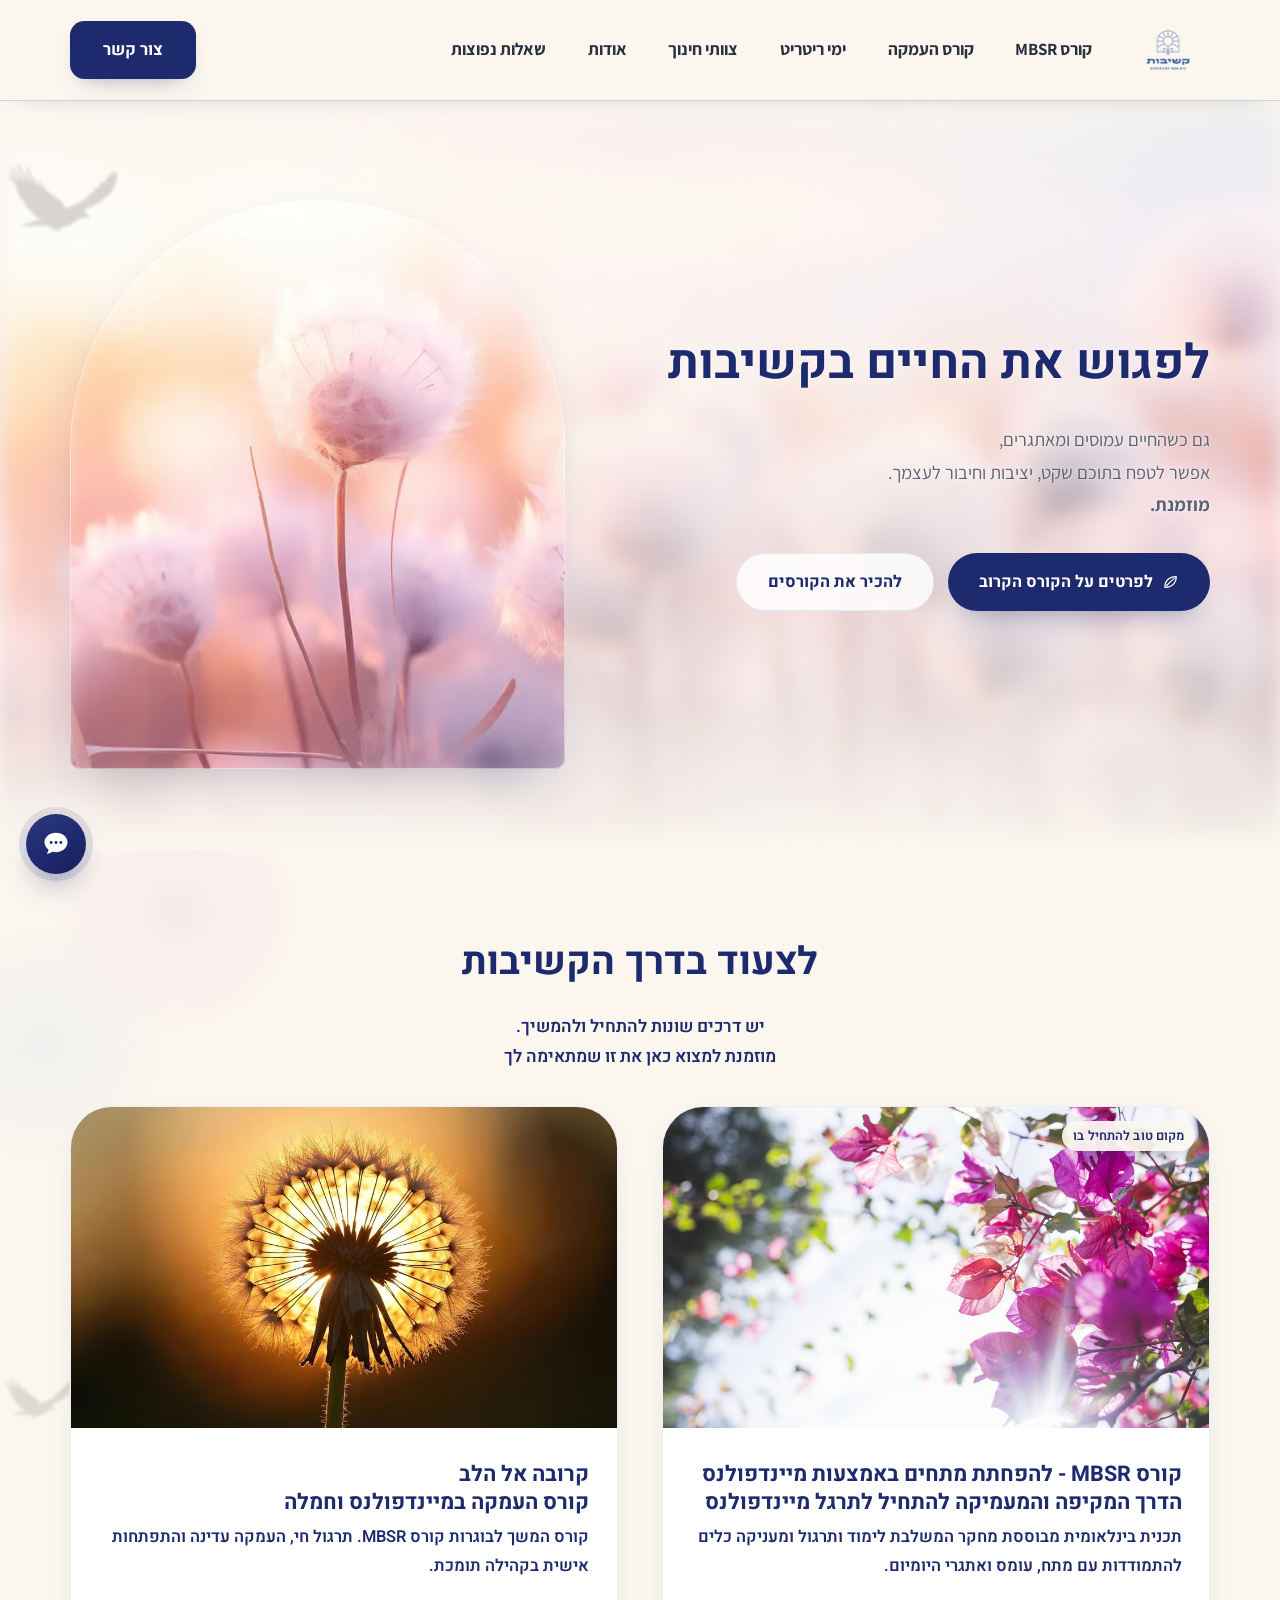
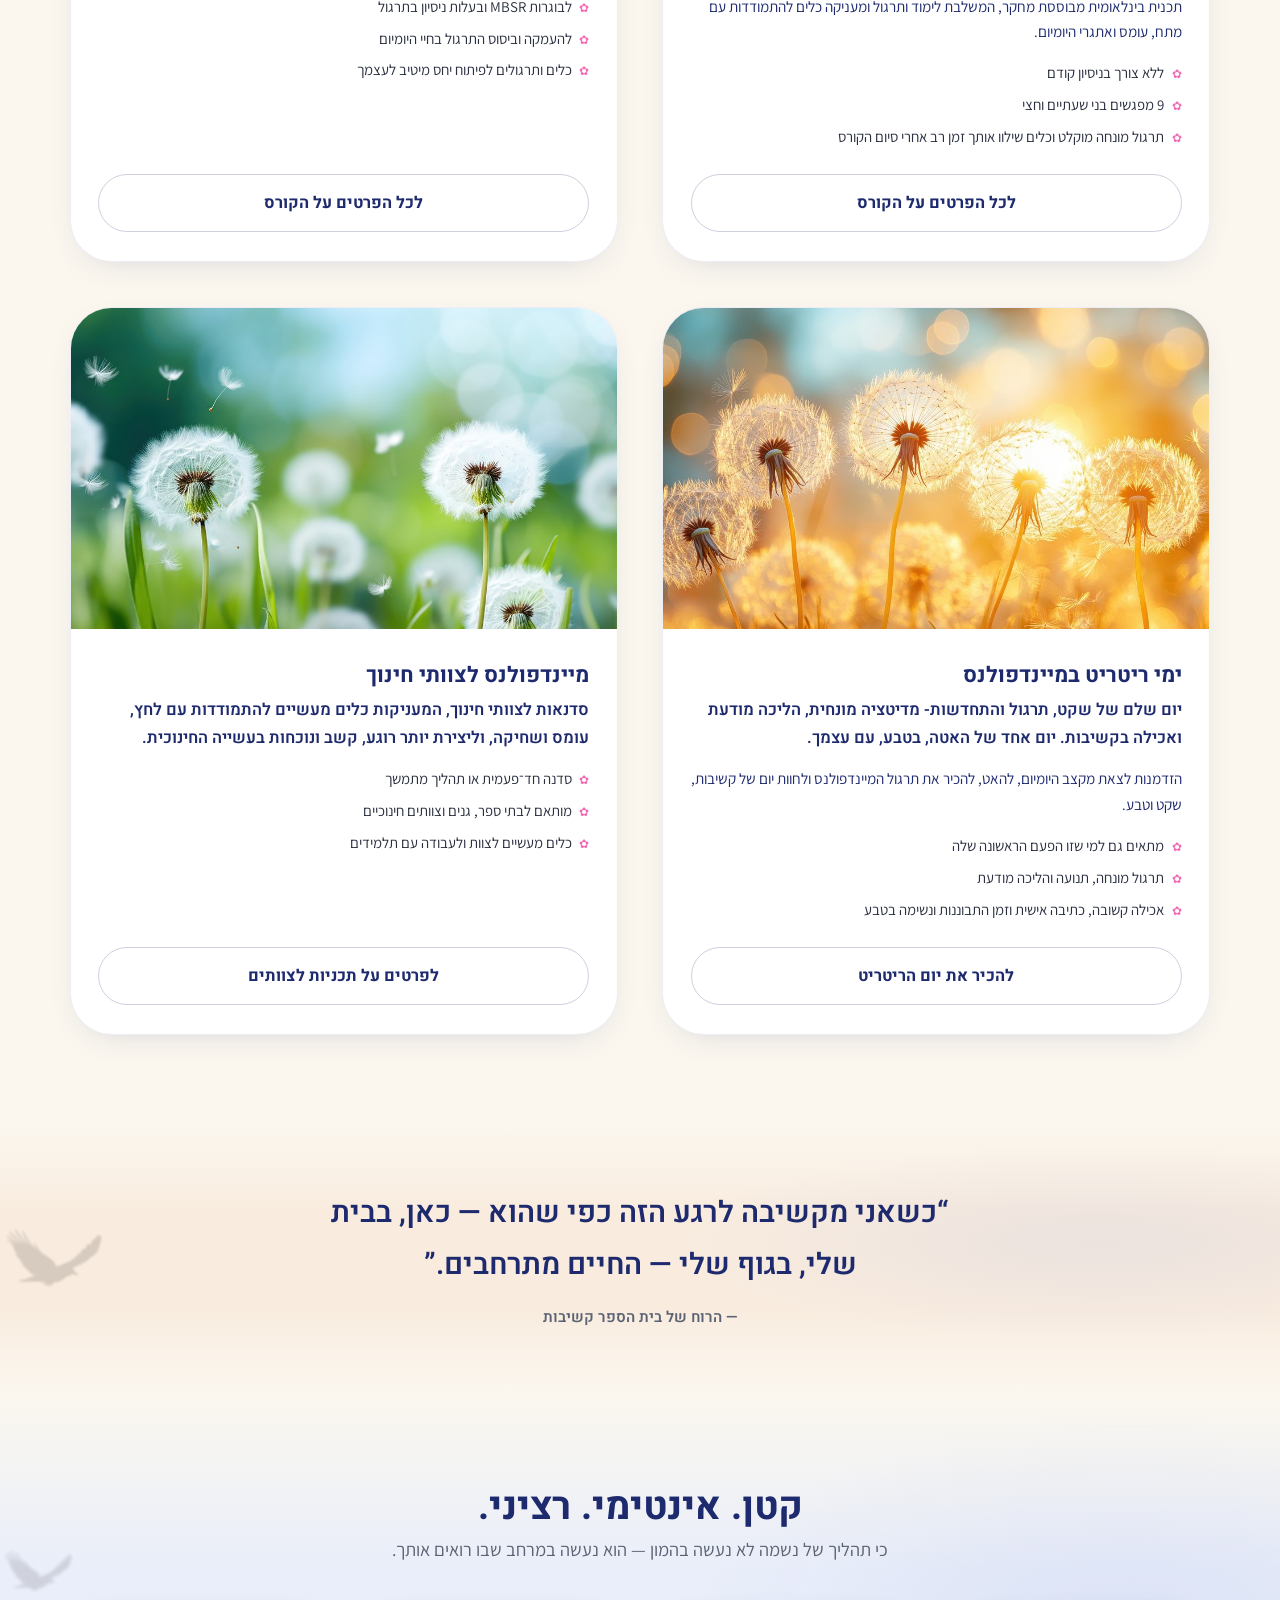
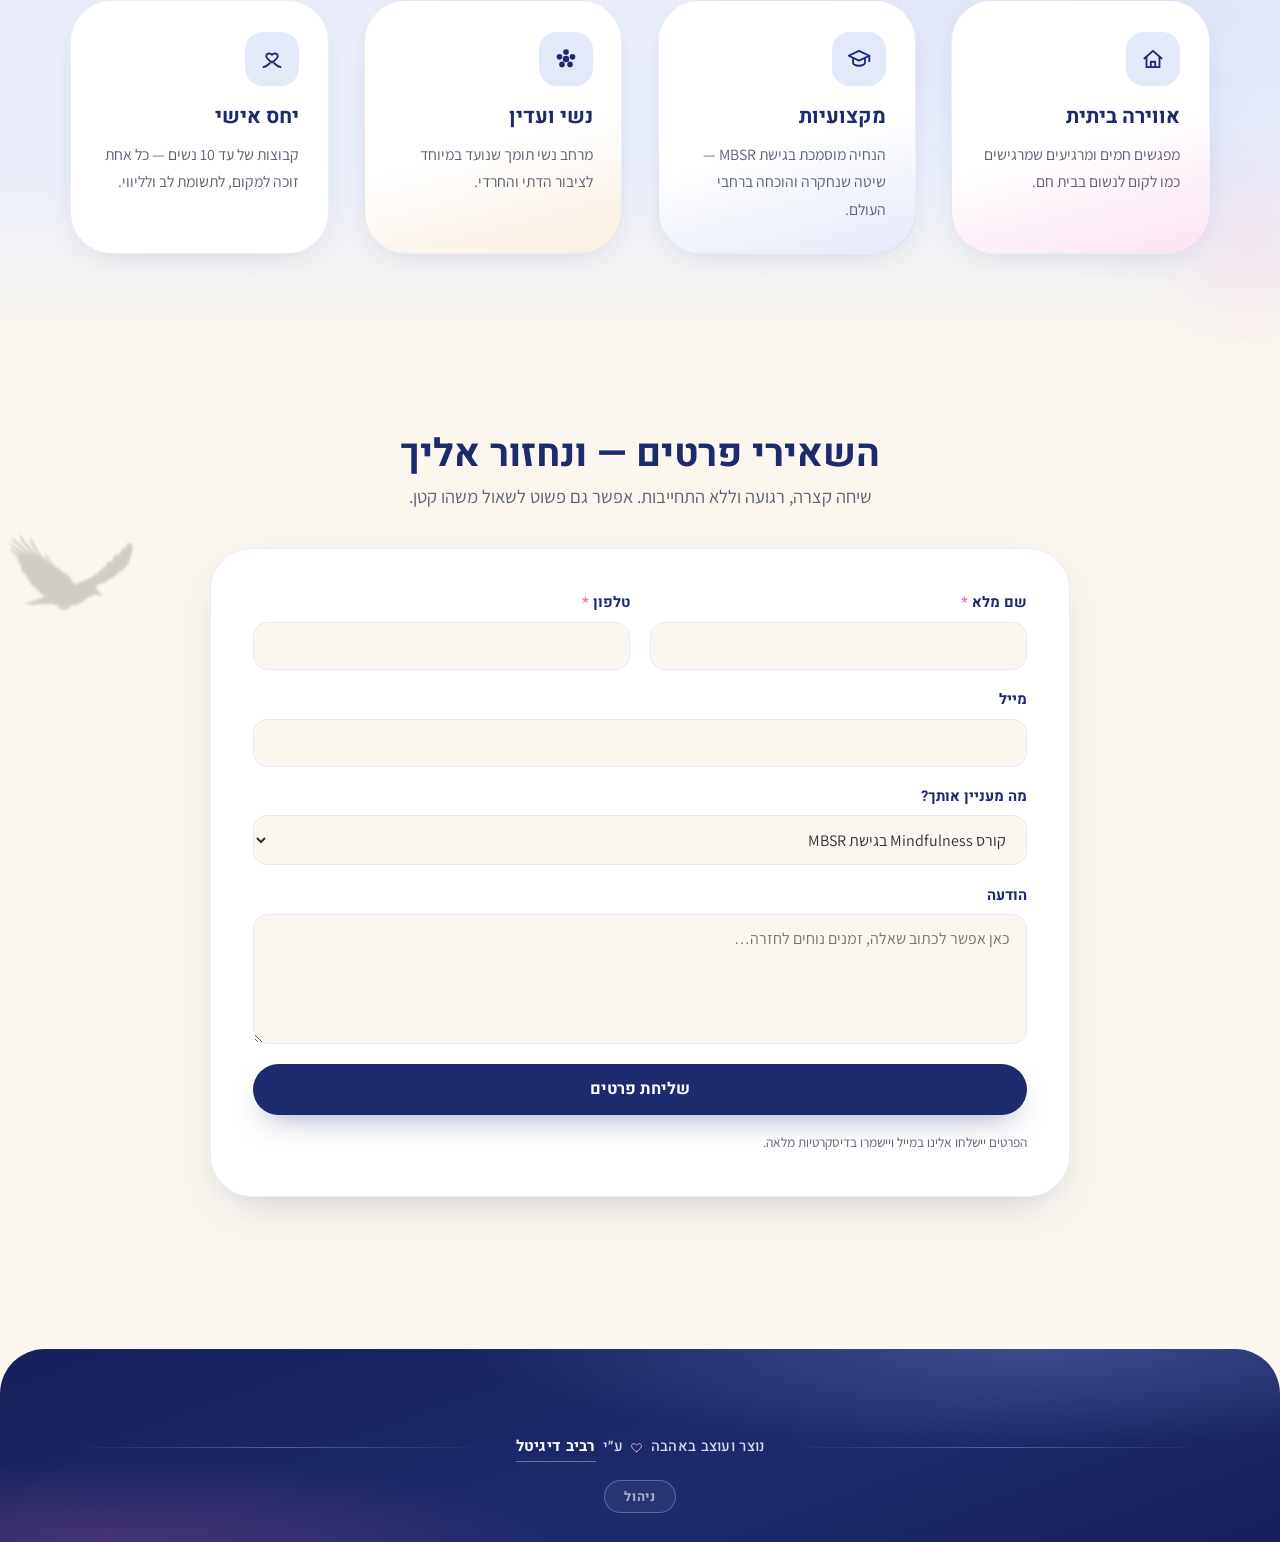
<file: index.html>
<!DOCTYPE html>
<html lang="he" dir="rtl">
<head>
  <meta charset="UTF-8">
  <meta name="viewport" content="width=device-width, initial-scale=1.0">
  <title>קשיבות | בית הספר למיינדפולנס לנשים בהנחיית יעל ברייר — קורס MBSR והעמקה</title>
  <meta name="description" content="בית הספר למיינדפולנס (Mindfulness) לנשים מהציבור הדתי והחרדי. קורס קשיבות בגישת MBSR בקבוצות בוטיק קטנות, וקורס העמקה לבוגרות. יעל ברייר, מנחת Mindfulness מוסמכת ומנחת MBSR.">
  <meta property="og:title" content="קשיבות | בית הספר למיינדפולנס לנשים">
  <meta property="og:description" content="קורס Mindfulness בגישת MBSR וקורס העמקה — קבוצות בוטיק עד 10 נשים, באווירה חמה ומקצועית.">
  <meta property="og:image" content="https://shlomoraviv.github.io/kashivut-site/assets/img/og.jpg">
  <meta property="og:type" content="website">
  <link rel="canonical" href="https://shlomoraviv.github.io/kashivut-site/">
  <meta name="author" content="יעל ברייר">
  <meta name="keywords" content="קשיבות, מיינדפולנס, mindfulness, בית ספר למיינדפולנס, מיינדפולנס לדתיות, מיינדפולנס לחרדיות, קורס MBSR, קורס קשיבות לנשים, יעל ברייר, הפחתת מתח, תרגול קשיבות, הרפיה לנשים">
  <meta name="robots" content="index, follow">
  <meta property="og:url" content="https://shlomoraviv.github.io/kashivut-site/">
  <meta property="og:site_name" content="קשיבות — בית הספר למיינדפולנס לנשים">
  <meta property="og:locale" content="he_IL">
  <meta name="twitter:card" content="summary_large_image">
  <link rel="icon" type="image/png" href="assets/img/favicon-32.png">
  <link rel="apple-touch-icon" href="assets/img/apple-touch-icon.png">
  <link rel="preconnect" href="https://fonts.googleapis.com">
  <link rel="preconnect" href="https://fonts.gstatic.com" crossorigin>
  <link href="https://fonts.googleapis.com/css2?family=Heebo:wght@400;500;700;800&family=Assistant:wght@400;500;600;700&display=swap" rel="stylesheet">
  <script src="assets/js/icons.js" defer></script>
  <script src="assets/js/landscape.js?v=c6" defer></script>
  <link rel="stylesheet" href="assets/css/style.css?v=c40">
  <link rel="stylesheet" href="assets/css/editor.css?v=c10">
  <link rel="preload" as="image" href="assets/img/hero-dreamy-1600.webp" fetchpriority="high">
  <!-- אם JS לא רץ, תצוגת ה-hero נשארת תקינה עם התמונה המטושטשת בלבד -->
  <script type="application/ld+json">
  {
    "@context": "https://schema.org",
    "@graph": [
      {
        "@type": "Person",
        "@id": "https://shlomoraviv.github.io/kashivut-site/#yael",
        "name": "יעל ברייר",
        "jobTitle": "מנחת Mindfulness מוסמכת ומנחת MBSR",
        "url": "https://shlomoraviv.github.io/kashivut-site/about.html",
        "email": "mailto:kashivut@gmail.com",
        "telephone": "+972555535964"
      },
      {
        "@type": "EducationalOrganization",
        "@id": "https://shlomoraviv.github.io/kashivut-site/#org",
        "name": "קשיבות — בית הספר למיינדפולנס לנשים",
        "url": "https://shlomoraviv.github.io/kashivut-site/",
        "logo": "https://shlomoraviv.github.io/kashivut-site/assets/img/logo-192.webp",
        "image": "https://shlomoraviv.github.io/kashivut-site/assets/img/og.jpg",
        "description": "בית הספר למיינדפולנס לנשים מהציבור הדתי והחרדי — קורסי MBSR והעמקה בהנחיית יעל ברייר.",
        "email": "kashivut@gmail.com",
        "telephone": "+972555535964",
        "founder": { "@id": "https://shlomoraviv.github.io/kashivut-site/#yael" }
      },
      {
        "@type": "WebSite",
        "url": "https://shlomoraviv.github.io/kashivut-site/",
        "name": "קשיבות — בית הספר למיינדפולנס לנשים",
        "inLanguage": "he",
        "publisher": { "@id": "https://shlomoraviv.github.io/kashivut-site/#org" }
      }
    ]
  }
  </script>
</head>
<body data-kx-page="index.html">

<header class="site-header">
  <div class="container nav-bar">
    <a class="brand" href="index.html" aria-label="קשיבות — לדף הבית">
      <img src="assets/img/logo-192.webp" alt="קשיבות — בית הספר למיינדפולנס לנשים" width="84" height="84">
    </a>
    <nav aria-label="ניווט ראשי">
      <button class="nav-toggle" aria-label="פתיחת תפריט" aria-expanded="false"><span></span></button>
      <ul class="nav-links">
        <li><a href="mbsr.html">קורס MBSR</a></li>
        <li><a href="deepening.html">קורס העמקה</a></li>
        <li><a href="retreat.html">ימי ריטריט</a></li>
        <li><a href="education.html">צוותי חינוך</a></li>
        <li><a href="about.html">אודות</a></li>
        <li><a href="faq.html">שאלות נפוצות</a></li>
        <li class="nav-cta"><a class="btn btn-primary" href="contact.html">צור קשר</a></li>
      </ul>
    </nav>
  </div>
</header>

<main>
  <!-- ===== Hero עם נוף פתיחה ===== -->
  <section class="hero has-photo">
    <div class="hero-photo" aria-hidden="true"></div>
    <div class="hero-landscape" aria-hidden="true"></div>
    <div class="hero-veil" aria-hidden="true"></div>
    <div class="breath-wrap" aria-hidden="true"><span class="breath"></span><span class="breath b2"></span></div>
    <div class="container hero-inner">
      <div class="hero-copy">
        <h1>קשיבות<br>בית הספר למיינדפולנס</h1>
        <p class="lead">מסע של תרגול קשיבות (Mindfulness) בקבוצות בוטיק אינטימיות של עד 10 נשים — מרחב שקט, חם ומקצועי, שנועד במיוחד לנשים מהציבור הדתי והחרדי.</p>
        <div class="hero-actions">
          <a class="btn btn-primary" href="contact.html"><span data-ico="leaf"></span>מלאי פרטים ונחזור אליך</a>
          <a class="btn btn-ghost" href="#courses">לצפייה בקורסים</a>
        </div>
      </div>
      <div class="hero-visual" aria-hidden="false">
        <!-- אין תמונה כאן: המסגרת היא רק "חלון" שה-JS חושף דרכו את אותה תמונת רקע — חדה במקום מטושטשת -->
        <figure class="hero-arch" aria-hidden="true"></figure>
      </div>
    </div>
  </section>

  <!-- ===== Courses ===== -->
  <section class="section bg-white" id="courses">
    <div class="wash w-a" aria-hidden="true"></div>
    <div class="container">
      <div class="section-head center reveal rv-float">
        <h2>הקורסים שלנו</h2>
        <div class="head-note">יש דרכים שונות להתחיל ולהמשיך.<br>מוזמנת למצוא כאן את זו שמתאימה לך.</div>
      </div>
      <div class="grid grid-2">
        <article class="course-card reveal rv-rise course-card-link" data-href="mbsr.html" tabindex="0" role="link" aria-label="קורס MBSR להפחתת מתחים — לכל הפרטים">
          <div class="course-media">
            <span class="course-badge">מקום טוב להתחיל בו</span>
            <img src="assets/img/course-mbsr-v2.jpg" alt="ענפי בוגנוויליה ורודים באור שמש רך" loading="lazy" width="960" height="624">
          </div>
          <div class="course-body">
            <h3>קורס MBSR להפחתת מתחים</h3>
            <p class="course-sub">קורס מקיף ומעמיק ללימוד ותרגול מיינדפולנס</p>
            <div class="course-note">תכנית בינלאומית מבוססת מחקר, המשלבת לימוד ותרגול ומעניקה כלים להתמודדות עם מתח, עומס ואתגרי היומיום.</div>
            <ul class="course-meta">
              <li>מתאים גם ללא ניסיון קודם</li>
              <li>9 מפגשים בני שעתיים וחצי</li>
              <li>תרגול וכלים שילוו אותך גם אחרי הקורס</li>
            </ul>
            <a class="btn btn-frame" href="mbsr.html">לכל הפרטים על הקורס</a>
          </div>
        </article>
        <article class="course-card reveal rv-rise d1 course-card-link" data-href="deepening.html" tabindex="0" role="link" aria-label="קורס העמקה במיינדפולנס וחמלה — לכל הפרטים">
          <div class="course-media">
            <img src="assets/img/course-deepening-sunset-960.jpg" alt="שן הארי באור שקיעה זהוב" loading="lazy" width="960" height="624">
          </div>
          <div class="course-body">
            <h3>קורס העמקה במיינדפולנס וחמלה</h3>
            <p class="course-sub">קורס המשך מבוסס מחקר, להעמקת תרגול המיינדפולנס ולטיפוח חמלה עצמית.</p>
            <ul class="course-meta">
              <li>לבוגרות MBSR ובעלות ניסיון בתרגול</li>
              <li>להעמקה וביסוס התרגול בחיי היומיום</li>
              <li>כלים ותרגולים לפיתוח יחס מיטיב לעצמך</li>
            </ul>
            <a class="btn btn-frame" href="deepening.html">לכל הפרטים על הקורס</a>
          </div>
        </article>
        <article class="course-card reveal rv-rise d2 course-card-link" data-href="retreat.html" tabindex="0" role="link" aria-label="ימי ריטריט במיינדפולנס — לכל הפרטים">
          <div class="course-media">
            <img src="assets/img/course-retreat-dandelion-960.jpg" alt="שדה שן הארי באור שקיעה זהוב — אווירת ריטריט" loading="lazy" width="960" height="624">
          </div>
          <div class="course-body">
            <h3>ימי ריטריט במיינדפולנס</h3>
            <p class="course-sub">יום של שקט, תרגול ומרחב לעצמך</p>
            <div class="course-note">הזדמנות לצאת מקצב היומיום, להאט, להכיר את תרגול המיינדפולנס ולחוות יום של קשיבות, שקט וטבע.</div>
            <ul class="course-meta">
              <li>מתאים גם למי שזו הפעם הראשונה שלה</li>
              <li>תרגול מונחה, תנועה והליכה מודעת</li>
              <li>אכילה קשובה, כתיבה אישית וזמן התבוננות ונשימה בטבע</li>
            </ul>
            <a class="btn btn-frame" href="retreat.html">להכיר את יום הריטריט</a>
          </div>
        </article>
        <article class="course-card reveal rv-rise d3 course-card-link" data-href="education.html" tabindex="0" role="link" aria-label="מיינדפולנס לצוותי חינוך — לכל הפרטים">
          <div class="course-media">
            <img src="assets/img/course-education.jpg" alt="שן-הארי באור רך — קשיבות לצוותי חינוך" loading="lazy" width="960" height="624">
          </div>
          <div class="course-body">
            <h3>מיינדפולנס לצוותי חינוך</h3>
            <p class="course-sub">סדנאות לצוותי חינוך, המעניקות כלים מעשיים להתמודדות עם לחץ, עומס ושחיקה, וליצירת יותר רוגע, קשב ונוכחות בעשייה החינוכית.</p>
            <ul class="course-meta">
              <li>סדנה חד־פעמית או תהליך מתמשך</li>
              <li>מותאם לבתי ספר, גנים וצוותים חינוכיים</li>
              <li>כלים מעשיים לצוות ולעבודה עם תלמידים</li>
            </ul>
            <a class="btn btn-frame" href="education.html">לפרטים על תכניות לצוותים</a>
          </div>
        </article>
      </div>
    </div>
  </section>

  <!-- ===== Quote strip ===== -->
  <section class="section quote-strip bg-green" data-petals="7">
    <div class="container reveal rv-fade">
      <blockquote>
        “כשאני מקשיבה לרגע הזה כפי שהוא — כאן, בבית שלי, בגוף שלי — החיים מתרחבים.”
        <cite>— הרוח של בית הספר קשיבות</cite>
      </blockquote>
    </div>
  </section>

  <!-- ===== Why boutique ===== -->
  <section class="section bg-lilac">
    <div class="wash w-b" aria-hidden="true"></div>
    <div class="container">
      <div class="section-head center reveal rv-float">
        <h2>קטן. אינטימי. רציני.</h2>
        <p class="lead">כי תהליך של נשמה לא נעשה בהמון — הוא נעשה במרחב שבו רואים אותך.</p>
      </div>
      <div class="grid grid-4">
        <div class="card tint-pink reveal rv-scale hx-pop">
          <div class="card-icon" data-ico="home"></div>
          <h3>אווירה ביתית</h3>
          <p>מפגשים חמים ומרגיעים שמרגישים כמו לקום לנשום בבית חם.</p>
        </div>
        <div class="card tint-lilac reveal rv-scale d1 hx-pop">
          <div class="card-icon" data-ico="grad"></div>
          <h3>מקצועיות</h3>
          <p>הנחיה מוסמכת בגישת MBSR — שיטה שנחקרה והוכחה ברחבי העולם.</p>
        </div>
        <div class="card tint-green reveal rv-scale d2 hx-pop">
          <div class="card-icon" data-ico="flowerSolid"></div>
          <h3>נשי ועדין</h3>
          <p>מרחב נשי תומך שנועד במיוחד לציבור הדתי והחרדי.</p>
        </div>
        <div class="card reveal rv-scale d3 hx-pop">
          <div class="card-icon" data-ico="hands"></div>
          <h3>יחס אישי</h3>
          <p>קבוצות של עד 10 נשים — כל אחת זוכה למקום, לתשומת לב ולליווי.</p>
        </div>
      </div>
    </div>
  </section>

  <!-- "מילים מהלב" — מוסתר זמנית בבקשת המשתמשת; להחזרה כשיהיו עדויות אמת
  <section class="section bg-pink" data-petals="5">
    <div class="container">
      <div class="section-head center reveal rv-float">
        <h2>מילים מהלב</h2>
      </div>
      <div class="grid grid-3">
        <figure class="testimonial reveal">
          <p>“המפגשים היו נקודת הנשימה שלי בשבוע. בפעם הראשונה הרגשתי שיש מקום רק בשבילי.”</p>
          <footer>
            <span class="avatar" aria-hidden="true">ר</span>
            <figcaption class="who"><b>ר׳ (טקסט להחלפה)</b>בוגרת קורס MBSR</figcaption>
          </footer>
        </figure>
        <figure class="testimonial reveal d1">
          <p>“פחדתי שזה יהיה רחוק מהעולם שלי — וקיבלתי משהו כל כך טבעי, מחובר ומכבד את דרכי.”</p>
          <footer>
            <span class="avatar" aria-hidden="true">מ</span>
            <figcaption class="who"><b>מ׳ (טקסט להחלפה)</b>בוגרת קורס MBSR</figcaption>
          </footer>
        </figure>
        <figure class="testimonial reveal d2">
          <p>“קורס ההעמקה נתן לי להמשיך לתרגל באמת — עם בנות שנשארות בלב, וברגישות שגורמת לי לחזור.”</p>
          <footer>
            <span class="avatar" aria-hidden="true">ש</span>
            <figcaption class="who"><b>ש׳ (טקסט להחלפה)</b>בוגרת קורס העמקה</figcaption>
          </footer>
        </figure>
      </div>
      <p style="text-align:center; margin-top:1.6rem; font-size:.85rem; color:var(--muted); position:relative; z-index:2;">* העדויות לתצוגה בלבד — יוחלפו בהמשך בעדויות אמיתיות של משתתפות.</p>
    </div>
  </section>
  -->

</main>

<footer class="site-footer bg-deep">
  <div class="container">
    <div class="footer-credit">
      <span class="fc-line" aria-hidden="true"></span>
      <span class="fc-text">נוצר ועוצב באהבה <span data-ico="heart"></span> ע״י <a href="https://shlomoraviv.github.io/Raviv-Digital/" target="_blank" rel="noopener">רביב דיגיטל</a></span>
      <span class="fc-line" aria-hidden="true"></span>
    </div>
  </div>
</footer>  <script src="assets/js/site.js?v=c35"></script>
<script src="assets/js/editor.js?v=c10"></script>
</body>
</html>
</file>
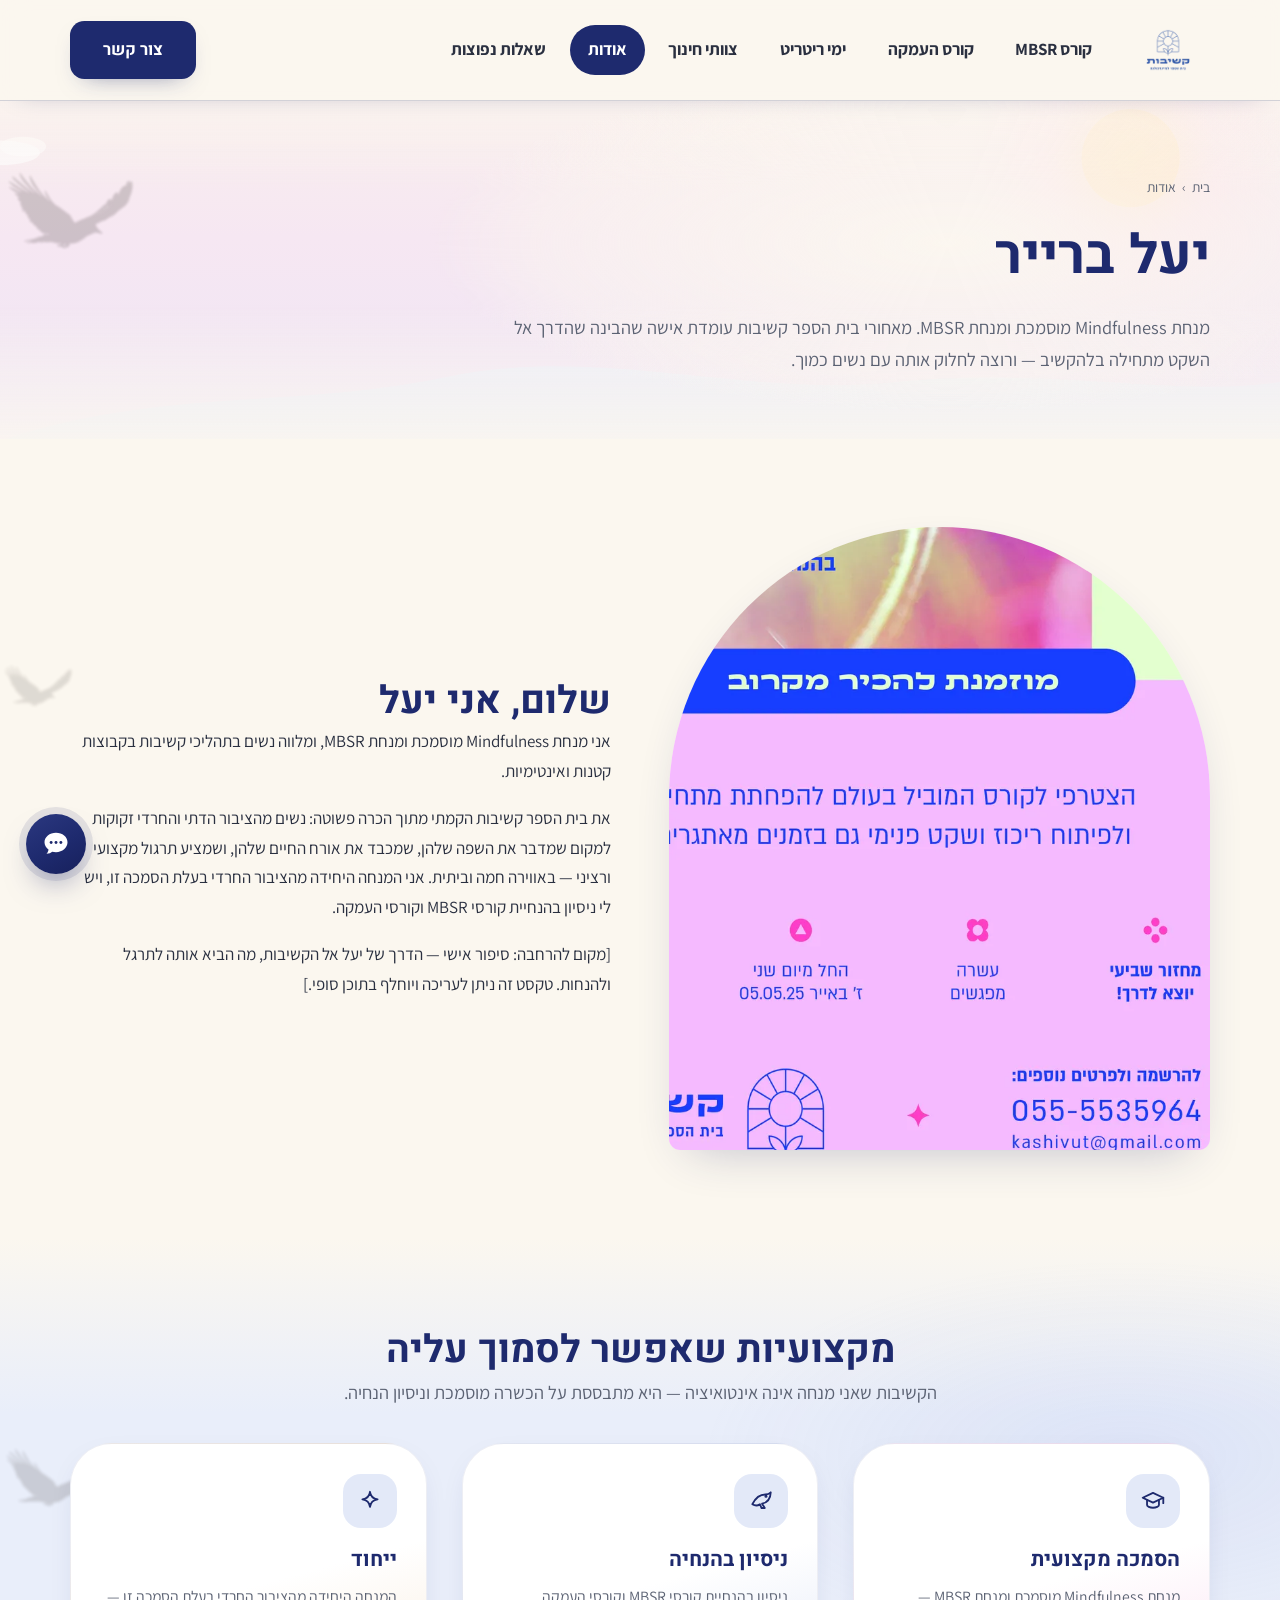
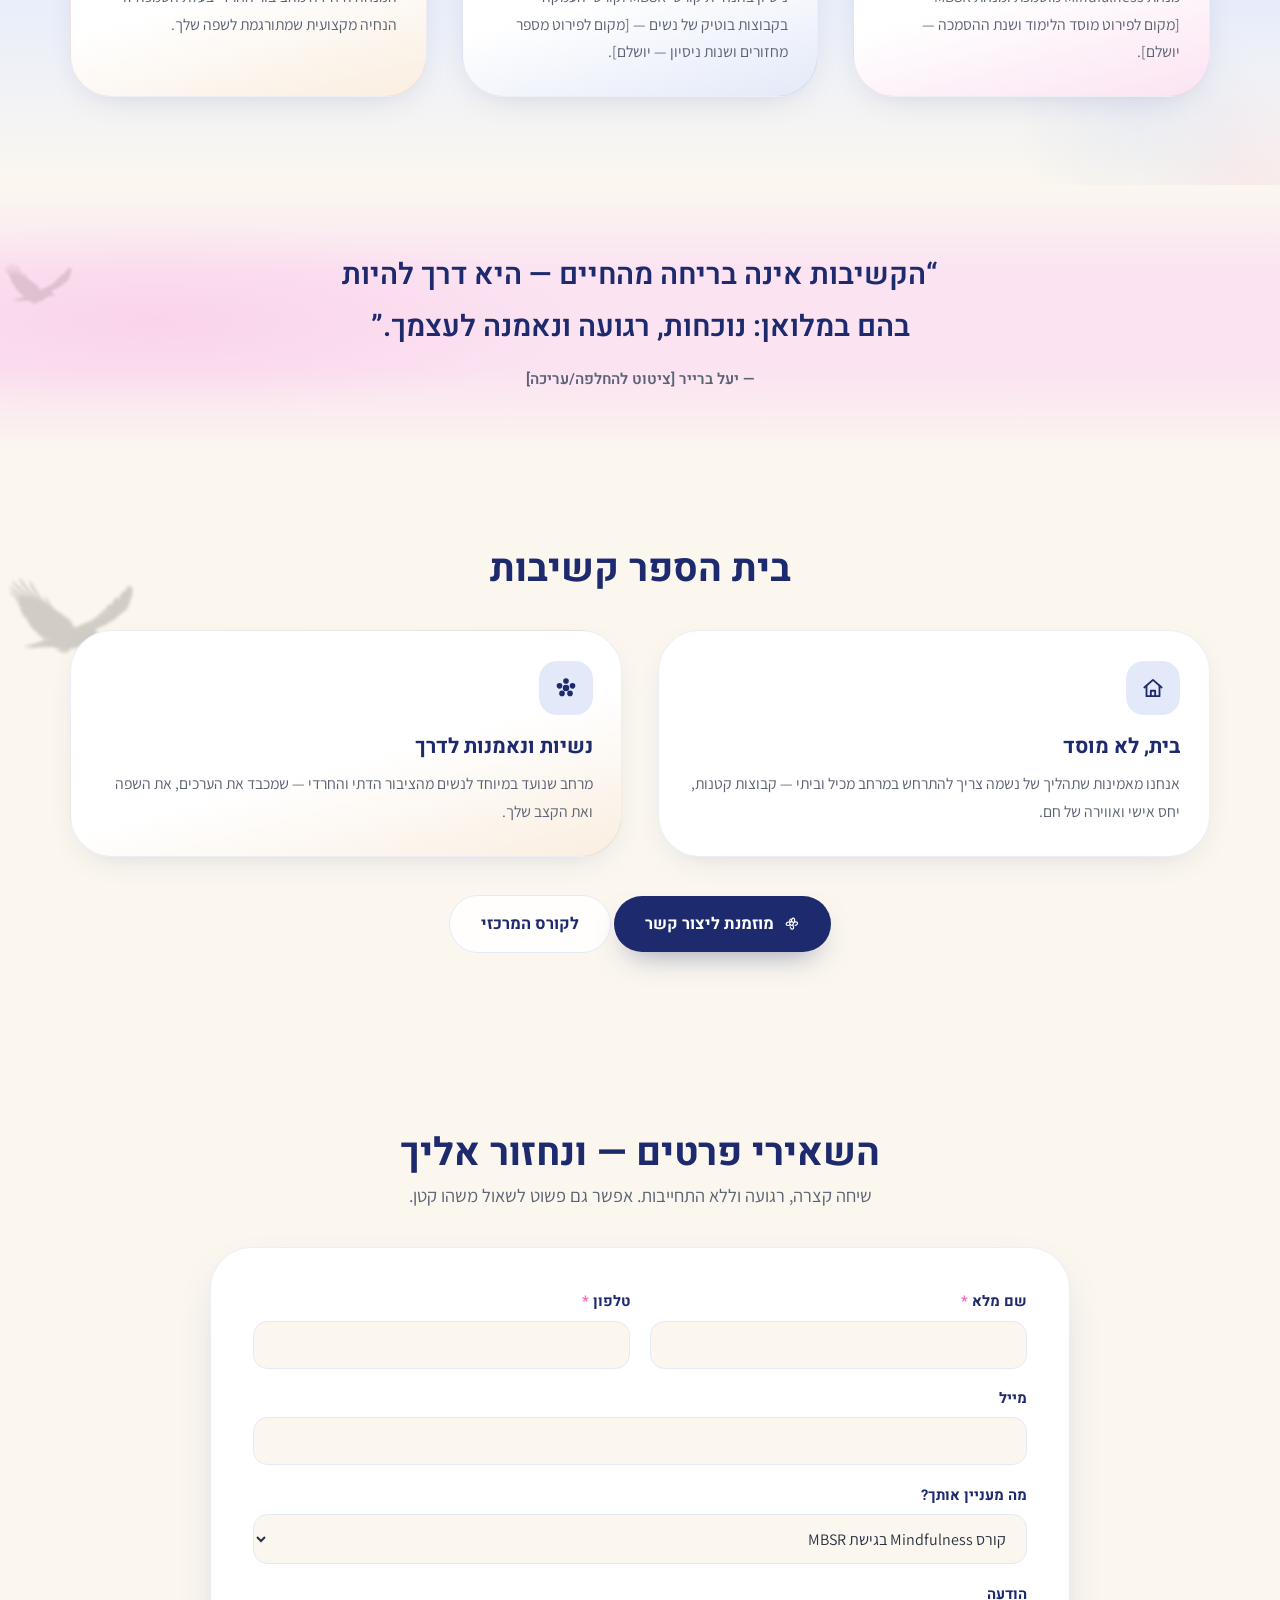
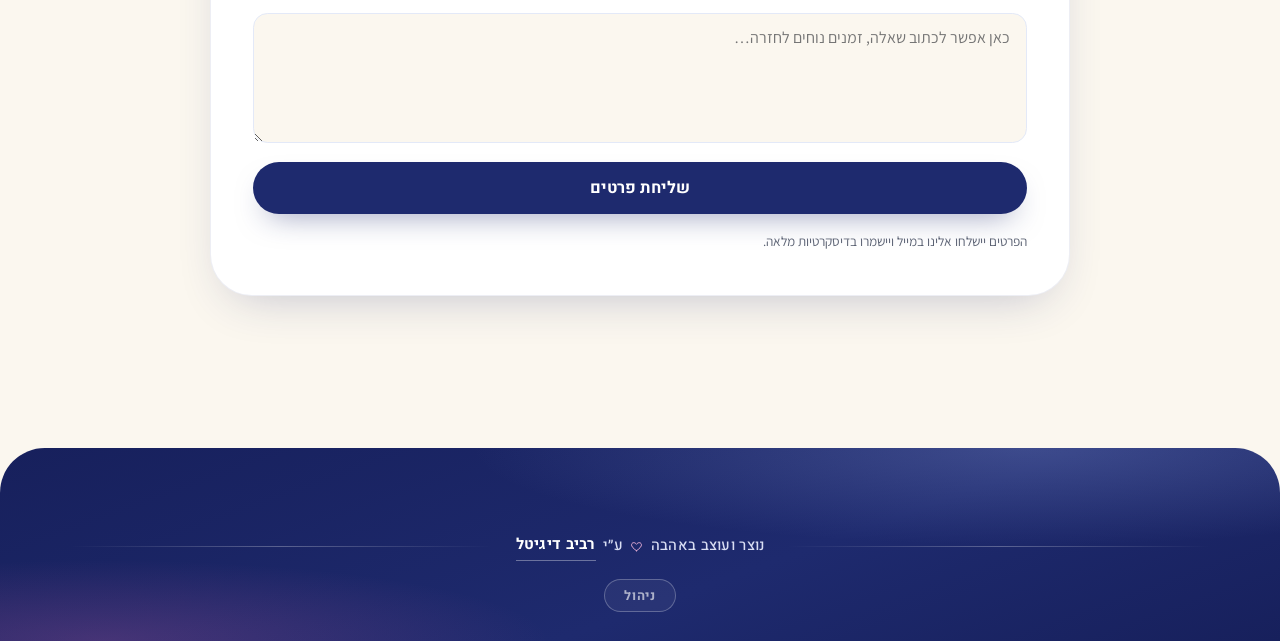
<file: about.html>
<!DOCTYPE html>
<html lang="he" dir="rtl">
<head>
  <meta charset="UTF-8">
  <meta name="viewport" content="width=device-width, initial-scale=1.0">
  <title>אודות — יעל ברייר | קשיבות — בית הספר למיינדפולנס לנשים</title>
  <meta name="description" content="יעל ברייר, מנחת Mindfulness מוסמכת ומנחת MBSR — על הדרך, ההסמכה והחזון שמאחורי בית הספר קשיבות לנשים.">
  <meta property="og:title" content="אודות יעל ברייר | קשיבות">
  <meta property="og:description" content="מנחת Mindfulness מוסמכת ומנחת MBSR — הסיפור שמאחורי בית הספר קשיבות.">
  <meta property="og:image" content="https://shlomoraviv.github.io/kashivut-site/assets/img/og.jpg">
  <meta property="og:url" content="https://shlomoraviv.github.io/kashivut-site/about.html">
  <meta property="og:site_name" content="קשיבות — בית הספר למיינדפולנס לנשים">
  <meta property="og:locale" content="he_IL">
  <meta property="og:type" content="website">
  <meta name="twitter:card" content="summary_large_image">
  <link rel="canonical" href="https://shlomoraviv.github.io/kashivut-site/about.html">
  <meta name="author" content="יעל ברייר">
  <meta name="robots" content="index, follow">
  <meta name="keywords" content="יעל ברייר, מנחת מיינדפולנס, מנחת MBSR, בית ספר למיינדפולנס, קשיבות, מיינדפולנס לדתיות, מיינדפולנס לחרדיות">
  <link rel="icon" type="image/png" href="assets/img/favicon-32.png">
  <link rel="apple-touch-icon" href="assets/img/apple-touch-icon.png">
  <link rel="preconnect" href="https://fonts.googleapis.com">
  <link rel="preconnect" href="https://fonts.gstatic.com" crossorigin>
  <link href="https://fonts.googleapis.com/css2?family=Heebo:wght@400;500;700;800&family=Assistant:wght@400;500;600;700&display=swap" rel="stylesheet">
  <script src="assets/js/icons.js" defer></script>
  <script src="assets/js/landscape.js?v=c6" defer></script>
  <link rel="stylesheet" href="assets/css/style.css?v=c40">
  <link rel="stylesheet" href="assets/css/editor.css?v=c10">
  <script type="application/ld+json">
  {
    "@context": "https://schema.org",
    "@type": "Person",
    "@id": "https://shlomoraviv.github.io/kashivut-site/#yael",
    "name": "יעל ברייר",
    "jobTitle": "מנחת Mindfulness מוסמכת ומנחת MBSR",
    "description": "יעל ברייר, מנחת Mindfulness מוסמכת ומנחת MBSR — מייסדת בית הספר קשיבות למיינדפולנס לנשים מהציבור הדתי והחרדי.",
    "url": "https://shlomoraviv.github.io/kashivut-site/about.html",
    "email": "mailto:kashivut@gmail.com",
    "telephone": "+972555535964",
    "worksFor": {
      "@type": "EducationalOrganization",
      "name": "קשיבות — בית הספר למיינדפולנס לנשים",
      "url": "https://shlomoraviv.github.io/kashivut-site/"
    }
  }
  </script>
</head>
<body data-kx-page="about.html">

<header class="site-header">
  <div class="container nav-bar">
    <a class="brand" href="index.html" aria-label="קשיבות — לדף הבית">
      <img src="assets/img/logo-192.webp" alt="קשיבות — בית הספר למיינדפולנס לנשים" width="84" height="84">
    </a>
    <nav aria-label="ניווט ראשי">
      <button class="nav-toggle" aria-label="פתיחת תפריט" aria-expanded="false"><span></span></button>
      <ul class="nav-links">
        <li><a href="mbsr.html">קורס MBSR</a></li>
        <li><a href="deepening.html">קורס העמקה</a></li>
        <li><a href="retreat.html">ימי ריטריט</a></li>
        <li><a href="education.html">צוותי חינוך</a></li>
        <li><a href="about.html">אודות</a></li>
        <li><a href="faq.html">שאלות נפוצות</a></li>
        <li class="nav-cta"><a class="btn btn-primary" href="contact.html">צור קשר</a></li>
      </ul>
    </nav>
  </div>
</header>

<main>
  <section class="page-hero bg-green" data-petals="8">
    <div class="hero-landscape" aria-hidden="true"></div>
    <div class="hero-veil" aria-hidden="true"></div>
    <div class="container">
      <nav class="crumbs" aria-label="ניווט"><a href="index.html">בית</a><span>›</span><span>אודות</span></nav>
      <h1>יעל ברייר</h1>
      <p class="lead">מנחת Mindfulness מוסמכת ומנחת MBSR. מאחורי בית הספר קשיבות עומדת אישה שהבינה שהדרך אל השקט מתחילה בלהקשיב — ורוצה לחלוק אותה עם נשים כמוך.</p>
    </div>
  </section>

  <section class="section bg-white">
    <div class="container split">
      <figure class="split-media tall arch reveal">
        <img src="assets/img/about-visual.webp" alt="פרחים באור שמש רך" loading="lazy" width="800" height="960">
      </figure>
      <div class="reveal d1">
        <h2>שלום, אני יעל</h2>
        <p>אני מנחת Mindfulness מוסמכת ומנחת MBSR, ומלווה נשים בתהליכי קשיבות בקבוצות קטנות ואינטימיות.</p>
        <p>את בית הספר קשיבות הקמתי מתוך הכרה פשוטה: נשים מהציבור הדתי והחרדי זקוקות למקום שמדבר את השפה שלהן, שמכבד את אורח החיים שלהן, ושמציע תרגול מקצועי ורציני — באווירה חמה וביתית. אני המנחה היחידה מהציבור החרדי בעלת הסמכה זו, ויש לי ניסיון בהנחיית קורסי MBSR וקורסי העמקה.</p>
        <p>[מקום להרחבה: סיפור אישי — הדרך של יעל אל הקשיבות, מה הביא אותה לתרגל ולהנחות. טקסט זה ניתן לעריכה ויוחלף בתוכן סופי.]</p>
      </div>
    </div>
  </section>

  <section class="section bg-lilac">
    <div class="wash w-b" aria-hidden="true"></div>
    <div class="container">
      <div class="section-head center reveal">
        <h2>מקצועיות שאפשר לסמוך עליה</h2>
        <p class="lead">הקשיבות שאני מנחה אינה אינטואיציה — היא מתבססת על הכשרה מוסמכת וניסיון הנחיה.</p>
      </div>
      <div class="grid grid-3">
        <div class="card tint-pink reveal rv-scale">
          <div class="card-icon" data-ico="grad"></div>
          <h3>הסמכה מקצועית</h3>
          <p>מנחת Mindfulness מוסמכת ומנחת MBSR — [מקום לפירוט מוסד הלימוד ושנת ההסמכה — יושלם].</p>
        </div>
        <div class="card tint-lilac reveal rv-scale d1">
          <div class="card-icon" data-ico="bird"></div>
          <h3>ניסיון בהנחיה</h3>
          <p>ניסיון בהנחיית קורסי MBSR וקורסי העמקה בקבוצות בוטיק של נשים — [מקום לפירוט מספר מחזורים ושנות ניסיון — יושלם].</p>
        </div>
        <div class="card tint-green reveal rv-scale d2">
          <div class="card-icon" data-ico="spark"></div>
          <h3>ייחוד</h3>
          <p>המנחה היחידה מהציבור החרדי בעלת הסמכה זו — הנחיה מקצועית שמתורגמת לשפה שלך.</p>
        </div>
      </div>
    </div>
  </section>

  <section class="section quote-strip bg-pink" data-petals="7">
    <div class="container reveal">
      <blockquote>
        “הקשיבות אינה בריחה מהחיים — היא דרך להיות בהם במלואן: נוכחות, רגועה ונאמנה לעצמך.”
        <cite>— יעל ברייר [ציטוט להחלפה/עריכה]</cite>
      </blockquote>
    </div>
  </section>

  <section class="section bg-white">
    <div class="container">
      <div class="section-head center reveal">
        <h2>בית הספר קשיבות</h2>
      </div>
      <div class="grid grid-2">
        <div class="card reveal rv-scale">
          <div class="card-icon" data-ico="home"></div>
          <h3>בית, לא מוסד</h3>
          <p>אנחנו מאמינות שתהליך של נשמה צריך להתרחש במרחב מכיל וביתי — קבוצות קטנות, יחס אישי ואווירה של חם.</p>
        </div>
        <div class="card tint-green reveal rv-scale d1">
          <div class="card-icon" data-ico="flowerSolid"></div>
          <h3>נשיות ונאמנות לדרך</h3>
          <p>מרחב שנועד במיוחד לנשים מהציבור הדתי והחרדי — שמכבד את הערכים, את השפה ואת הקצב שלך.</p>
        </div>
      </div>
      <div style="text-align:center; margin-top:2.4rem;" class="reveal">
        <a class="btn btn-primary" href="contact.html"><span data-ico="flower"></span>מוזמנת ליצור קשר</a>
        <a class="btn btn-ghost" href="mbsr.html">לקורס המרכזי</a>
      </div>
    </div>
  </section>
</main>

<footer class="site-footer bg-deep">
  <div class="container">
    <div class="footer-credit">
      <span class="fc-line" aria-hidden="true"></span>
      <span class="fc-text">נוצר ועוצב באהבה <span data-ico="heart"></span> ע״י <a href="https://shlomoraviv.github.io/Raviv-Digital/" target="_blank" rel="noopener">רביב דיגיטל</a></span>
      <span class="fc-line" aria-hidden="true"></span>
    </div>
  </div>
</footer>

<script src="assets/js/site.js?v=c35"></script>
<script src="assets/js/editor.js?v=c10"></script>
</body>
</html>
</file>
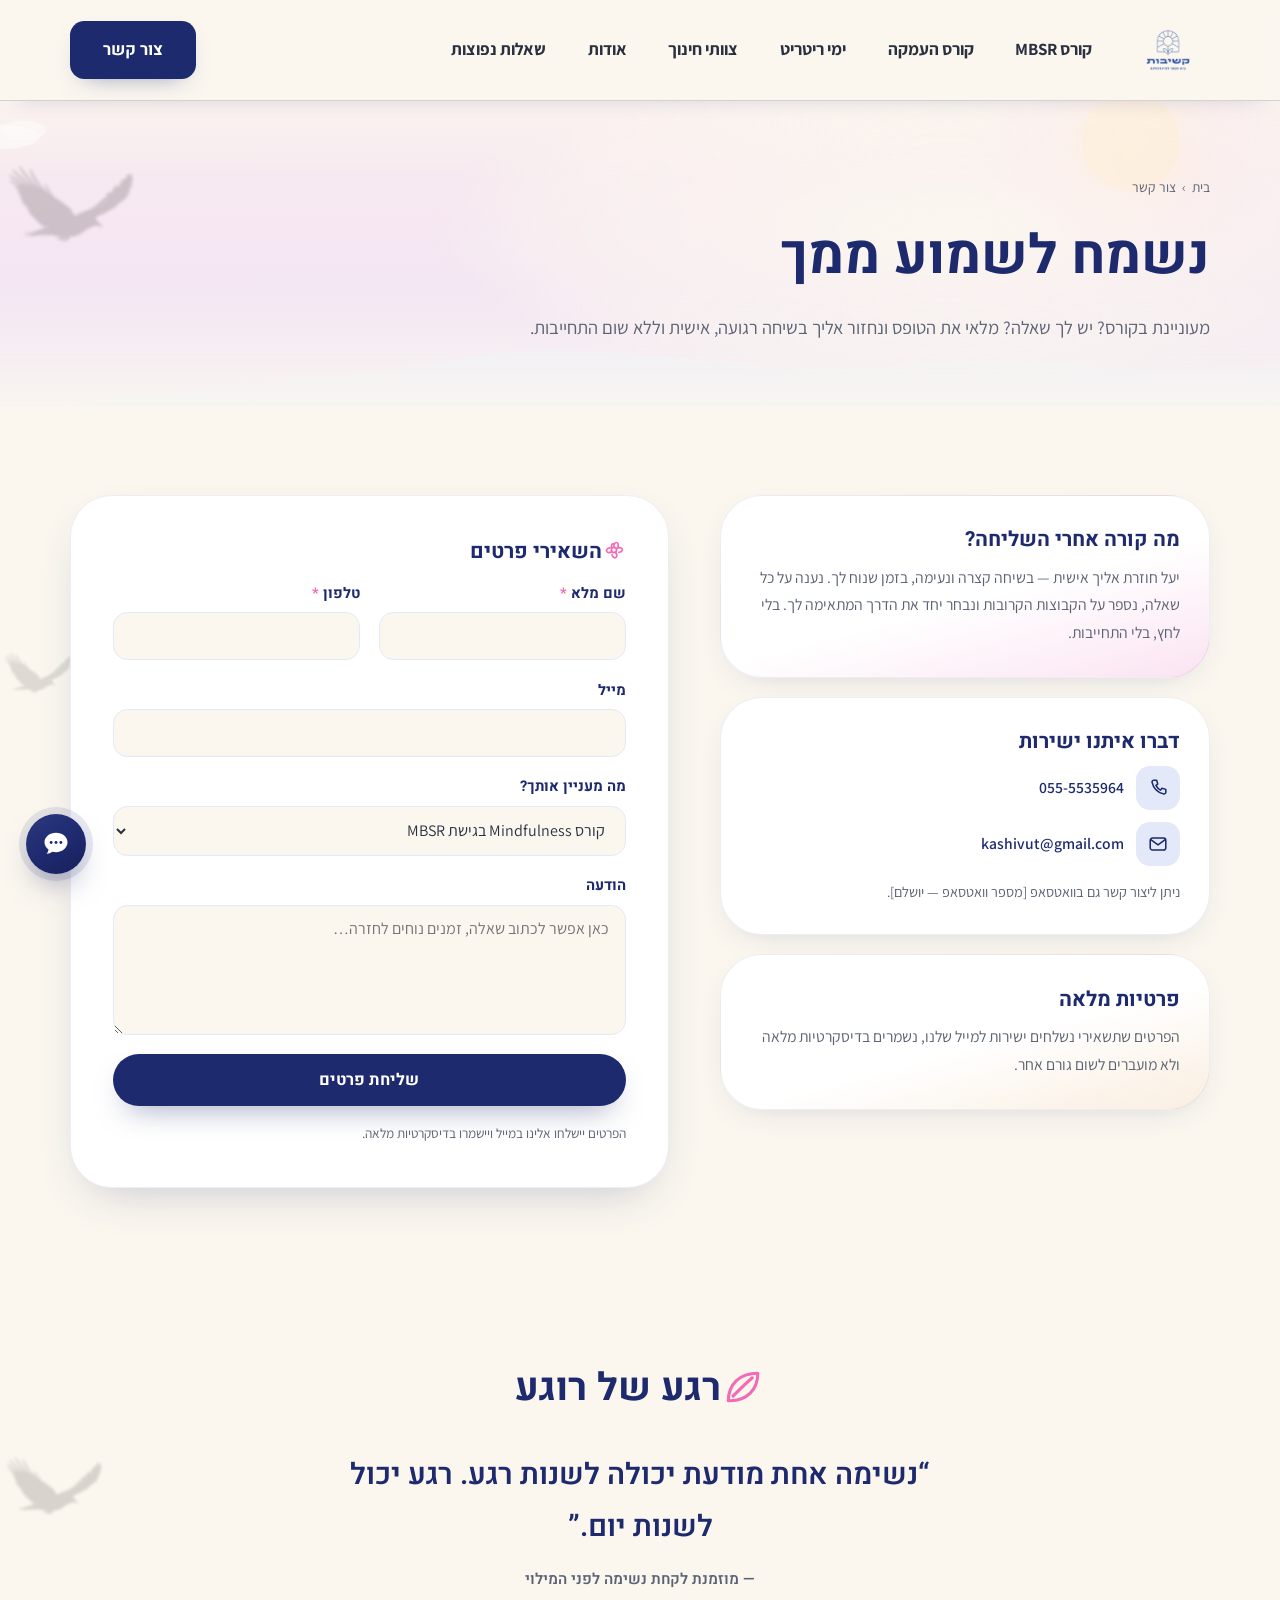
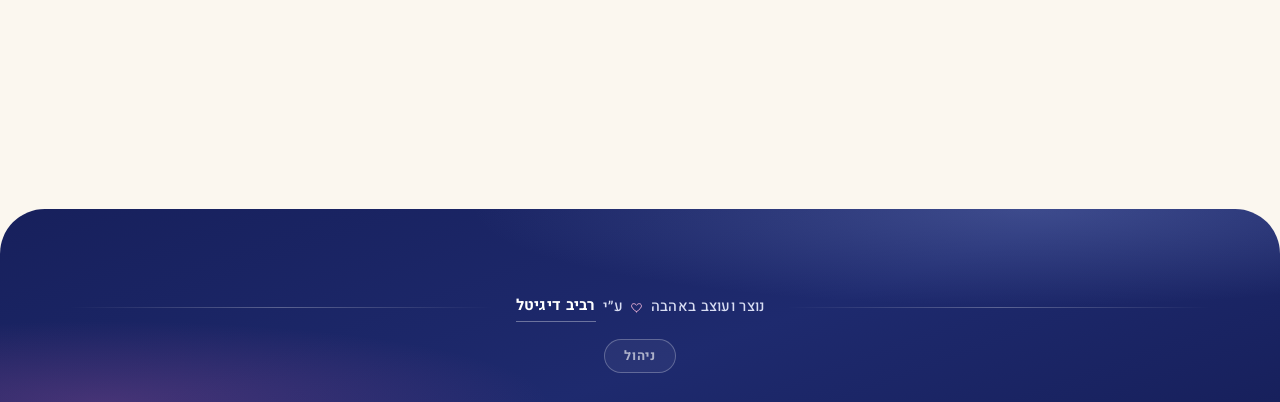
<file: contact.html>
<!DOCTYPE html>
<html lang="he" dir="rtl">
<head>
  <meta charset="UTF-8">
  <meta name="viewport" content="width=device-width, initial-scale=1.0">
  <title>צור קשר והרשמה | קשיבות — בית הספר למיינדפולנס לנשים</title>
  <meta name="description" content="השאירי פרטים ונחזור אליך בשיחה רגועה וללא התחייבות. קורס MBSR, קורס העמקה או כל שאלה — נשמח לענות.">
  <meta property="og:title" content="צור קשר והרשמה | קשיבות">
  <meta property="og:description" content="השאירי פרטים ונחזור אליך בשיחה רגועה וללא התחייבות.">
  <meta property="og:image" content="https://shlomoraviv.github.io/kashivut-site/assets/img/og.jpg">
  <meta property="og:url" content="https://shlomoraviv.github.io/kashivut-site/contact.html">
  <meta property="og:site_name" content="קשיבות — בית הספר למיינדפולנס לנשים">
  <meta property="og:locale" content="he_IL">
  <meta property="og:type" content="website">
  <meta name="twitter:card" content="summary_large_image">
  <link rel="canonical" href="https://shlomoraviv.github.io/kashivut-site/contact.html">
  <meta name="author" content="יעל ברייר">
  <meta name="robots" content="index, follow">
  <meta name="keywords" content="הרשמה לקורס מיינדפולנס, יצירת קשר קשיבות, קורס MBSR, יעל ברייר, קשיבות">
  <link rel="icon" type="image/png" href="assets/img/favicon-32.png">
  <link rel="apple-touch-icon" href="assets/img/apple-touch-icon.png">
  <link rel="preconnect" href="https://fonts.googleapis.com">
  <link rel="preconnect" href="https://fonts.gstatic.com" crossorigin>
  <link href="https://fonts.googleapis.com/css2?family=Heebo:wght@400;500;700;800&family=Assistant:wght@400;500;600;700&display=swap" rel="stylesheet">
  <script src="assets/js/icons.js" defer></script>
  <script src="assets/js/landscape.js?v=c6" defer></script>
  <link rel="stylesheet" href="assets/css/style.css?v=c40">
  <link rel="stylesheet" href="assets/css/editor.css?v=c10">
  <script type="application/ld+json">
  {
    "@context": "https://schema.org",
    "@type": "ContactPage",
    "name": "צור קשר והרשמה — קשיבות",
    "url": "https://shlomoraviv.github.io/kashivut-site/contact.html",
    "inLanguage": "he",
    "about": {
      "@type": "EducationalOrganization",
      "@id": "https://shlomoraviv.github.io/kashivut-site/#org",
      "name": "קשיבות — בית הספר למיינדפולנס לנשים",
      "email": "kashivut@gmail.com",
      "telephone": "+972555535964",
      "founder": {
        "@type": "Person",
        "@id": "https://shlomoraviv.github.io/kashivut-site/#yael",
        "name": "יעל ברייר",
        "jobTitle": "מנחת Mindfulness מוסמכת ומנחת MBSR"
      }
    }
  }
  </script>
</head>
<body data-kx-page="contact.html">

<header class="site-header">
  <div class="container nav-bar">
    <a class="brand" href="index.html" aria-label="קשיבות — לדף הבית">
      <img src="assets/img/logo-192.webp" alt="קשיבות — בית הספר למיינדפולנס לנשים" width="84" height="84">
    </a>
    <nav aria-label="ניווט ראשי">
      <button class="nav-toggle" aria-label="פתיחת תפריט" aria-expanded="false"><span></span></button>
      <ul class="nav-links">
        <li><a href="mbsr.html">קורס MBSR</a></li>
        <li><a href="deepening.html">קורס העמקה</a></li>
        <li><a href="retreat.html">ימי ריטריט</a></li>
        <li><a href="education.html">צוותי חינוך</a></li>
        <li><a href="about.html">אודות</a></li>
        <li><a href="faq.html">שאלות נפוצות</a></li>
        <li class="nav-cta"><a class="btn btn-primary" href="contact.html">צור קשר</a></li>
      </ul>
    </nav>
  </div>
</header>

<main>
  <section class="page-hero bg-pink" data-petals="8">
    <div class="hero-landscape" aria-hidden="true"></div>
    <div class="hero-veil" aria-hidden="true"></div>
    <div class="container">
      <nav class="crumbs" aria-label="ניווט"><a href="index.html">בית</a><span>›</span><span>צור קשר</span></nav>
      <h1>נשמח לשמוע ממך</h1>
      <p class="lead">מעוניינת בקורס? יש לך שאלה? מלאי את הטופס ונחזור אליך בשיחה רגועה, אישית וללא שום התחייבות.</p>
    </div>
  </section>

  <section class="section bg-cream">
    <div class="container contact-grid">
      <aside class="contact-side">
        <div class="card tint-pink reveal">
          <h3>מה קורה אחרי השליחה?</h3>
          <p>יעל חוזרת אליך אישית — בשיחה קצרה ונעימה, בזמן שנוח לך. נענה על כל שאלה, נספר על הקבוצות הקרובות ונבחר יחד את הדרך המתאימה לך. בלי לחץ, בלי התחייבות.</p>
        </div>
        <div class="card reveal d1">
          <h3>דברו איתנו ישירות</h3>
          <p class="contact-line" style="margin-bottom:.8em;">
            <span class="icobox" aria-hidden="true"><span data-ico="phone"></span></span>
            <a href="tel:+972555535964">055-5535964</a>
          </p>
          <p class="contact-line" style="margin-bottom:.8em;">
            <span class="icobox" aria-hidden="true"><span data-ico="mail"></span></span>
            <a href="mailto:kashivut@gmail.com">kashivut@gmail.com</a>
          </p>
          <p style="font-size:.9rem; color:var(--muted);">ניתן ליצור קשר גם בוואטסאפ [מספר וואטסאפ — יושלם].</p>
        </div>
        <div class="card tint-green reveal d2">
          <h3>פרטיות מלאה</h3>
          <p>הפרטים שתשאירי נשלחים ישירות למייל שלנו, נשמרים בדיסקרטיות מלאה ולא מועברים לשום גורם אחר.</p>
        </div>
      </aside>

      <form id="contact-form" class="form-card reveal d1" data-formspree method="POST" action="https://formspree.io/f/xkjgppkz" aria-label="טופס יצירת קשר והרשמה">
        <h3 style="margin-bottom:1rem;"><span data-ico="flower"></span>השאירי פרטים</h3>
        <div class="form-grid">
          <div class="field"><label for="c-name">שם מלא <span class="req">*</span></label><input id="c-name" name="name" required autocomplete="name"></div>
          <div class="field"><label for="c-phone">טלפון <span class="req">*</span></label><input id="c-phone" name="phone" type="tel" required autocomplete="tel" inputmode="tel"></div>
          <div class="field full"><label for="c-email">מייל</label><input id="c-email" name="email" type="email" autocomplete="email"></div>
          <div class="field full">
            <label for="c-course">מה מעניין אותך?</label>
            <select id="c-course" name="course">
              <option value="קורס MBSR">קורס Mindfulness בגישת MBSR</option>
              <option value="קורס העמקה">קורס העמקה ב-Mindfulness</option>
              <option value="ימי ריטריט">ימי ריטריט — יום של שקט ותרגול</option>
            <option value="סדנאות לצוותי חינוך">מיינדפולנס לצוותי חינוך — סדנה לצוות</option>
            <option value="עדיין לא יודעת">עדיין לא יודעת — שיחת היכרות</option>
            </select>
          </div>
          <div class="field full"><label for="c-note">הודעה</label><textarea id="c-note" name="message" placeholder="כאן אפשר לכתוב שאלה, זמנים נוחים לחזרה…"></textarea></div>
        </div>
        <button class="btn btn-primary" type="submit" style="margin-top:1.2rem; width:100%;">שליחת פרטים</button>
        <p class="form-status" role="status"></p>
        <p class="form-note">הפרטים יישלחו אלינו במייל ויישמרו בדיסקרטיות מלאה.</p>
      </form>
    </div>
  </section>

  <section class="section bg-white">
    <div class="container">
      <div class="section-head center reveal">
        <h2><span data-ico="leaf"></span>רגע של רוגע</h2>
      </div>
      <div class="quote-strip" style="padding-top:0;">
        <div class="reveal">
          <blockquote>
            “נשימה אחת מודעת יכולה לשנות רגע. רגע יכול לשנות יום.”
            <cite>— מוזמנת לקחת נשימה לפני המילוי</cite>
          </blockquote>
        </div>
      </div>
    </div>
  </section>
</main>

<footer class="site-footer bg-deep">
  <div class="container">
    <div class="footer-credit">
      <span class="fc-line" aria-hidden="true"></span>
      <span class="fc-text">נוצר ועוצב באהבה <span data-ico="heart"></span> ע״י <a href="https://shlomoraviv.github.io/Raviv-Digital/" target="_blank" rel="noopener">רביב דיגיטל</a></span>
      <span class="fc-line" aria-hidden="true"></span>
    </div>
  </div>
</footer>

<script src="assets/js/site.js?v=c35"></script>
<script src="assets/js/editor.js?v=c10"></script>
</body>
</html>
</file>
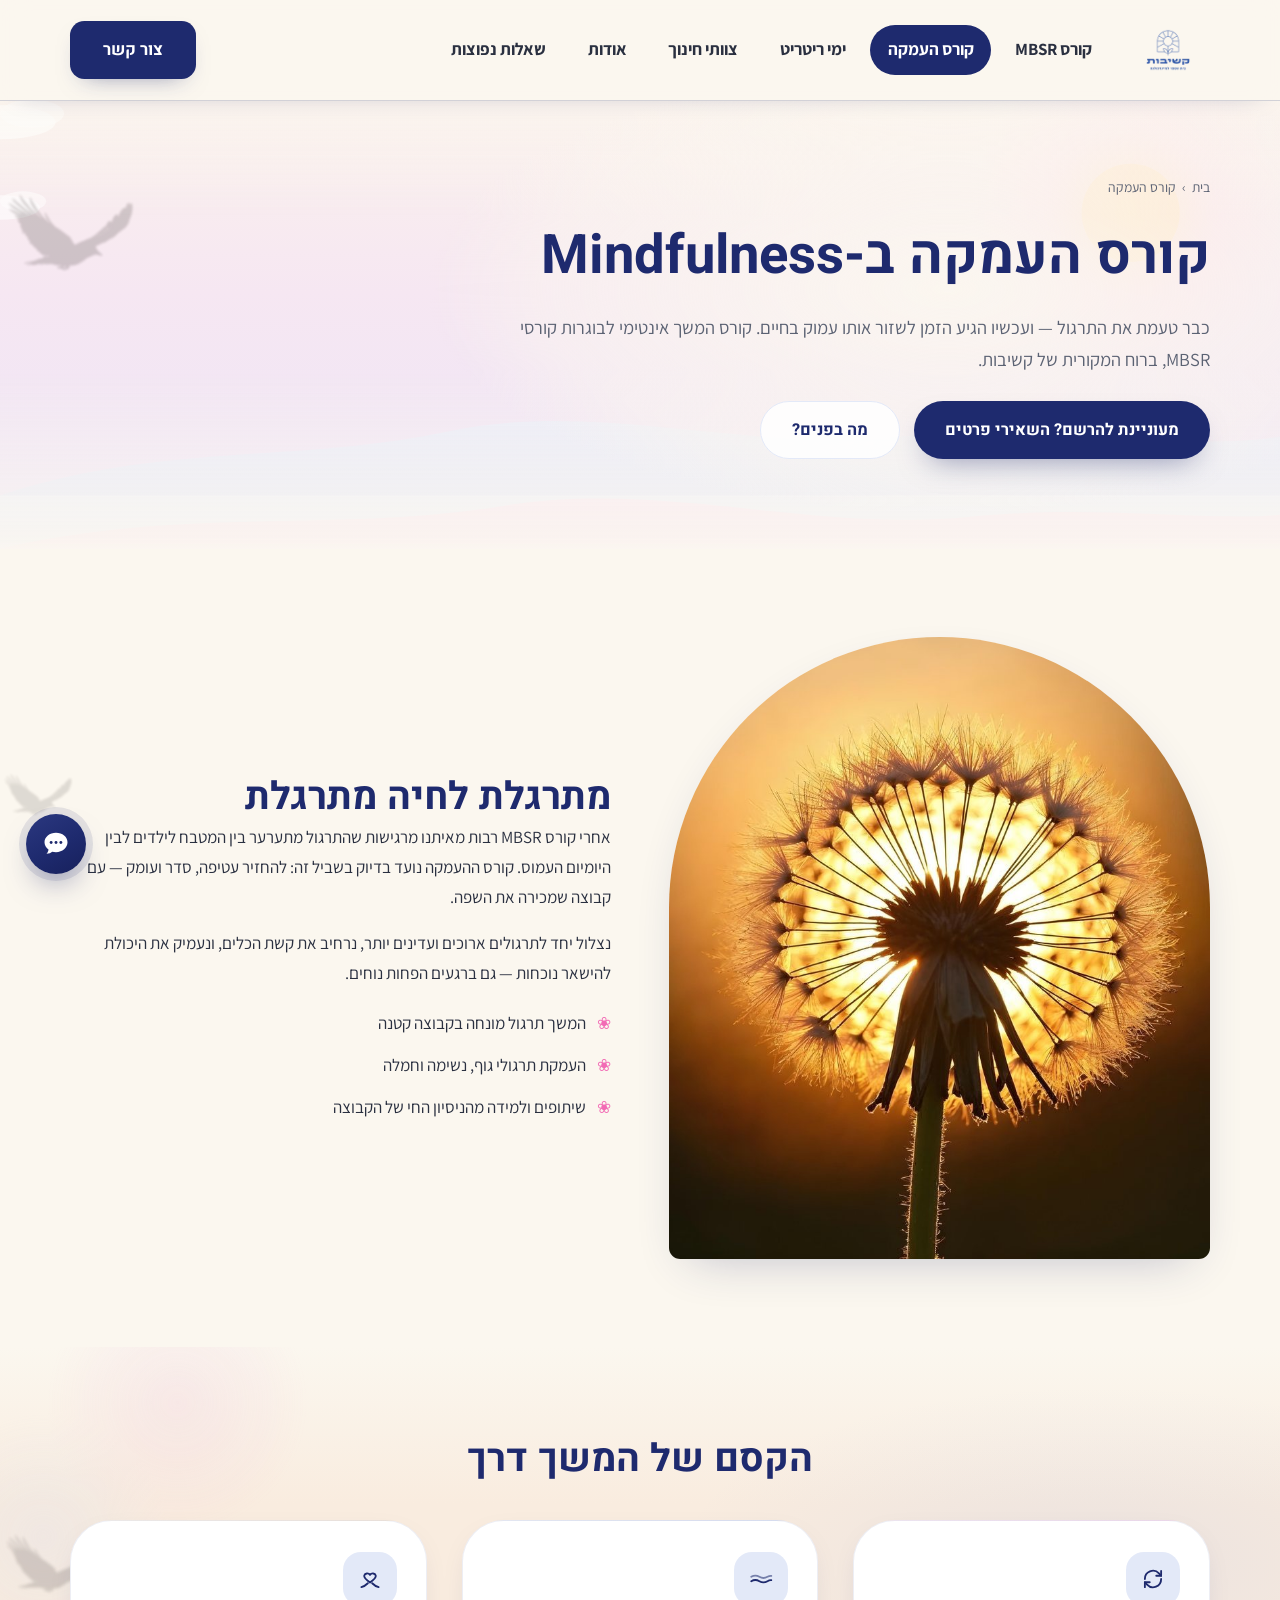
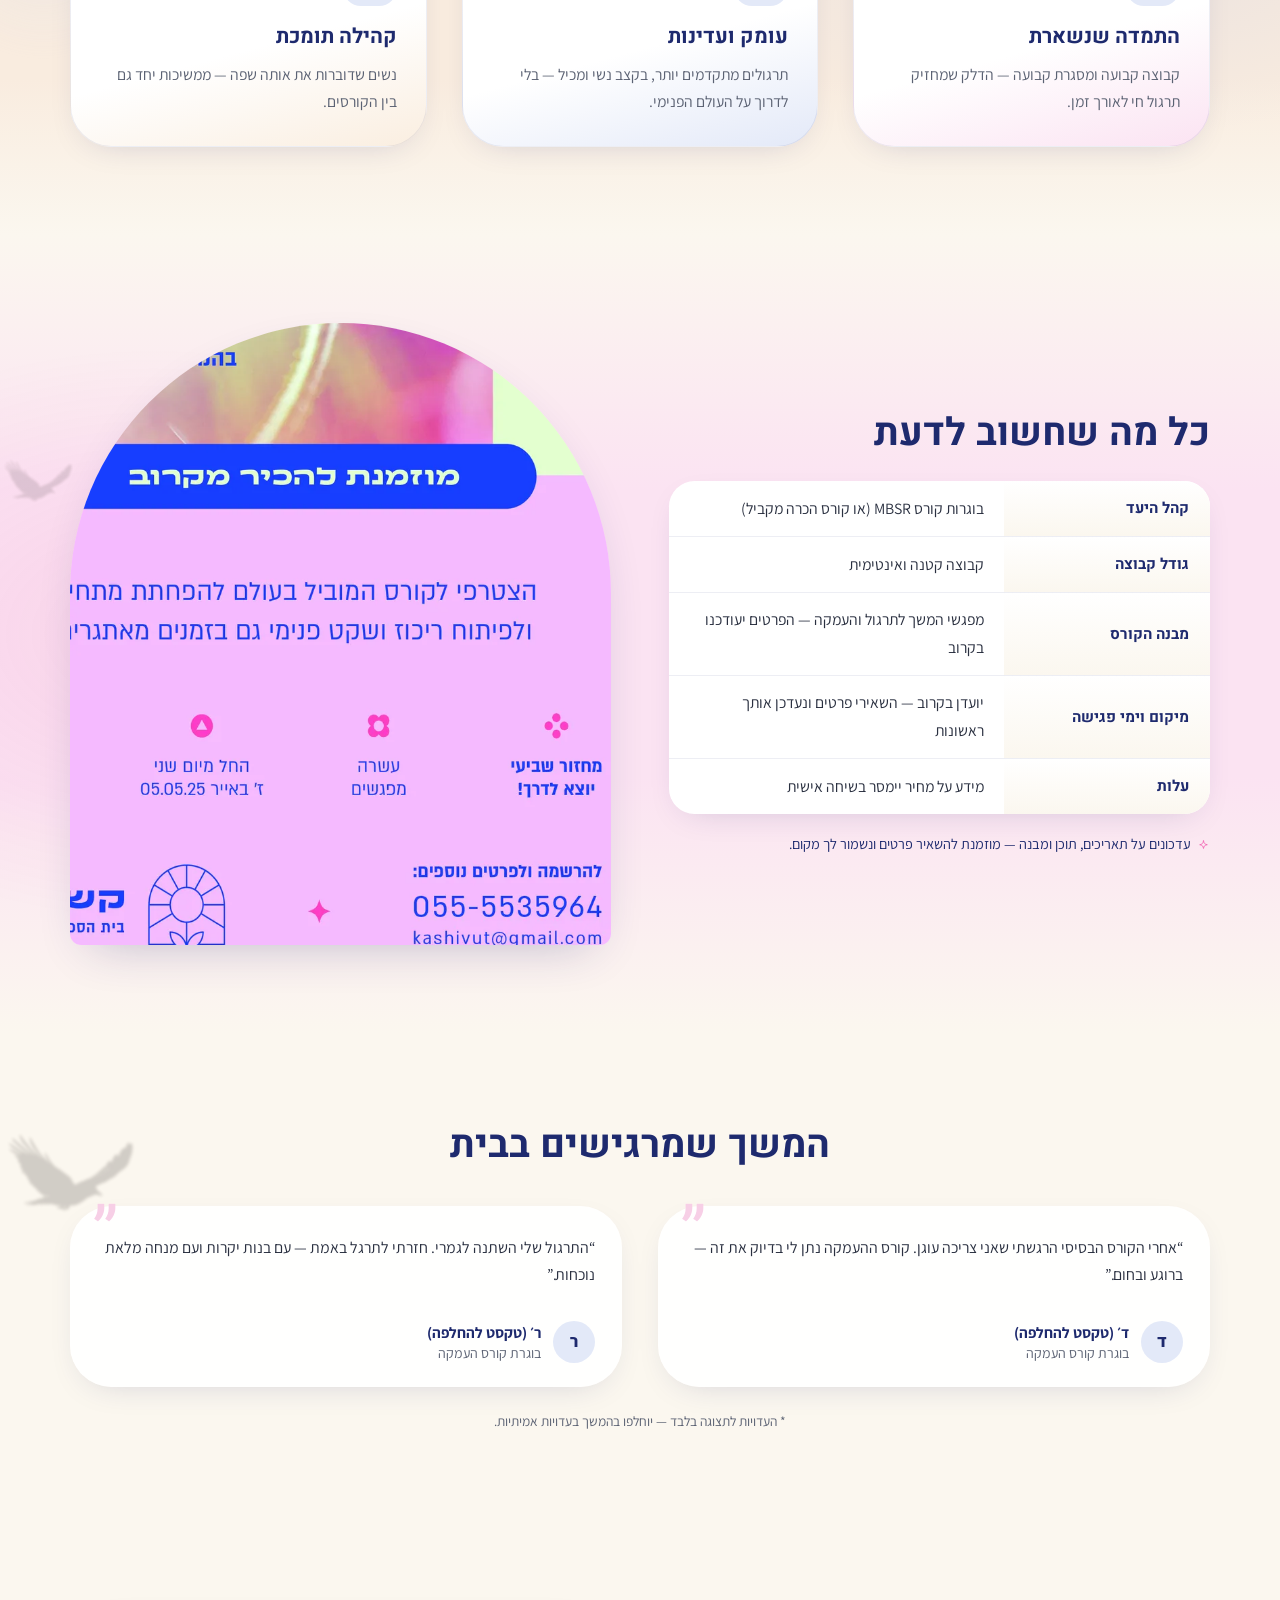
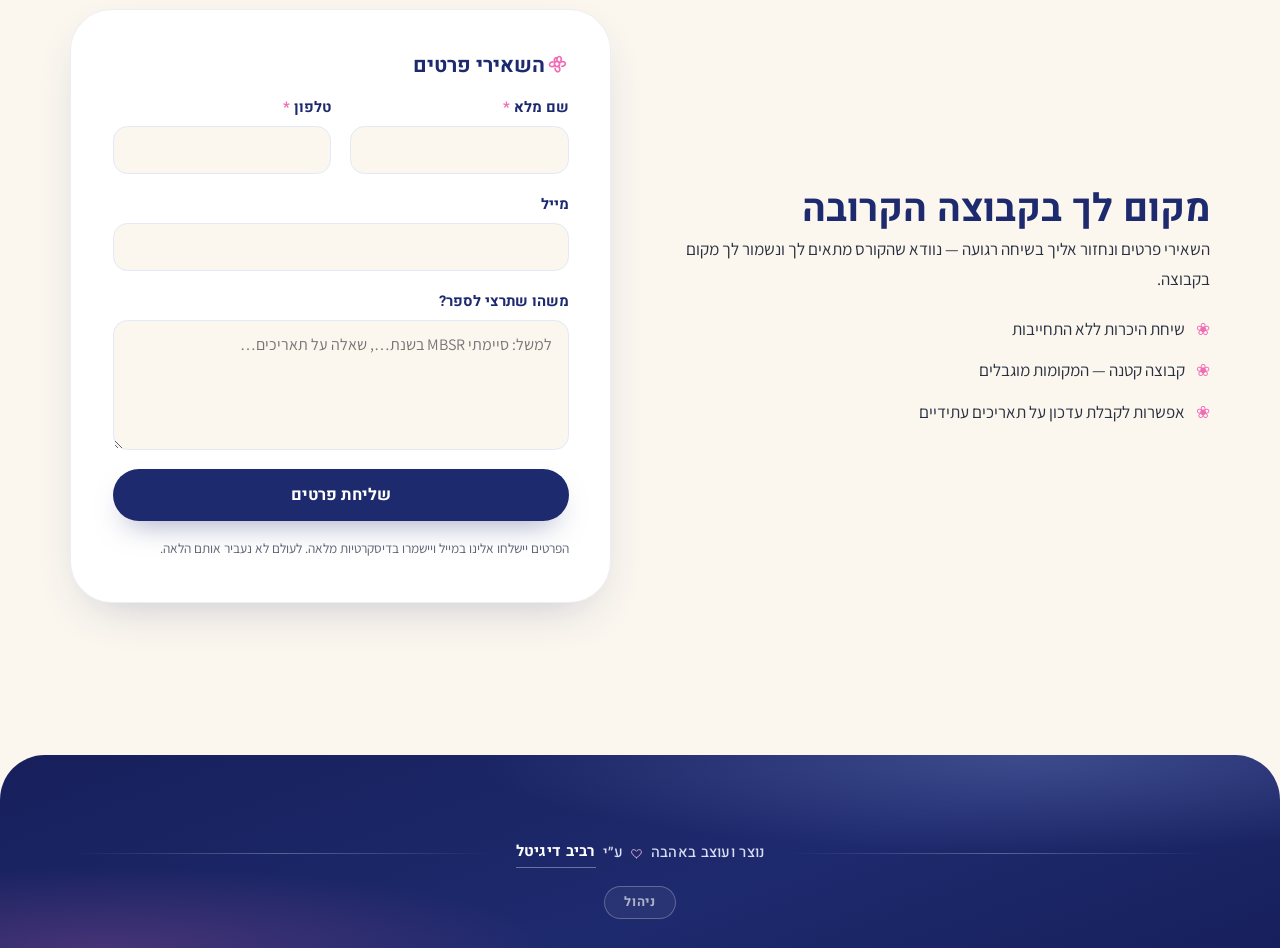
<file: deepening.html>
<!DOCTYPE html>
<html lang="he" dir="rtl">
<head>
  <meta charset="UTF-8">
  <meta name="viewport" content="width=device-width, initial-scale=1.0">
  <title>קורס העמקה ב-Mindfulness | קשיבות — בית הספר למיינדפולנס לנשים</title>
  <meta name="description" content="קורס העמקה לבוגרות קורסי MBSR: המשך תרגול מונחה, כלים להעמקה וקהילה תומכת של נשים. השאירי פרטים לקבוצה הקרובה.">
  <meta property="og:title" content="קורס העמקה ב-Mindfulness | קשיבות">
  <meta property="og:description" content="המשך תרגול, העמקה והתפתחות — קורס המשך לבוגרות MBSR.">
  <meta property="og:image" content="https://shlomoraviv.github.io/kashivut-site/assets/img/og.jpg">
  <meta property="og:url" content="https://shlomoraviv.github.io/kashivut-site/deepening.html">
  <meta property="og:site_name" content="קשיבות — בית הספר למיינדפולנס לנשים">
  <meta property="og:locale" content="he_IL">
  <meta property="og:type" content="website">
  <meta name="twitter:card" content="summary_large_image">
  <link rel="canonical" href="https://shlomoraviv.github.io/kashivut-site/deepening.html">
  <meta name="author" content="יעל ברייר">
  <meta name="robots" content="index, follow">
  <meta name="keywords" content="קורס העמקה מיינדפולנס, קשיבות למתרגלות, MBSR המשך, מיינדפולנס לדתיות, מיינדפולנס לחרדיות, קשיבות, יעל ברייר">
  <link rel="icon" type="image/png" href="assets/img/favicon-32.png">
  <link rel="apple-touch-icon" href="assets/img/apple-touch-icon.png">
  <link rel="preconnect" href="https://fonts.googleapis.com">
  <link rel="preconnect" href="https://fonts.gstatic.com" crossorigin>
  <link href="https://fonts.googleapis.com/css2?family=Heebo:wght@400;500;700;800&family=Assistant:wght@400;500;600;700&display=swap" rel="stylesheet">
  <script src="assets/js/icons.js" defer></script>
  <script src="assets/js/landscape.js?v=c6" defer></script>
  <link rel="stylesheet" href="assets/css/style.css?v=c40">
  <link rel="stylesheet" href="assets/css/editor.css?v=c10">
  <script type="application/ld+json">
  {
    "@context": "https://schema.org",
    "@type": "Course",
    "name": "קורס העמקה ב-Mindfulness — קשיבות",
    "description": "קורס המשך לבוגרות קורסי MBSR — המשך תרגול מונחה, העמקת כלי הקשיבות וקהילה תומכת של נשים, בהנחיית יעל ברייר.",
    "inLanguage": "he",
    "provider": {
      "@type": "EducationalOrganization",
      "name": "קשיבות — בית הספר למיינדפולנס לנשים",
      "url": "https://shlomoraviv.github.io/kashivut-site/"
    },
    "instructor": {
      "@type": "Person",
      "name": "יעל ברייר",
      "jobTitle": "מנחת Mindfulness מוסמכת ומנחת MBSR"
    },
    "hasCourseInstance": {
      "@type": "CourseInstance",
      "courseMode": "Onsite"
    }
  }
  </script>
</head>
<body data-kx-page="deepening.html">

<header class="site-header">
  <div class="container nav-bar">
    <a class="brand" href="index.html" aria-label="קשיבות — לדף הבית">
      <img src="assets/img/logo-192.webp" alt="קשיבות — בית הספר למיינדפולנס לנשים" width="84" height="84">
    </a>
    <nav aria-label="ניווט ראשי">
      <button class="nav-toggle" aria-label="פתיחת תפריט" aria-expanded="false"><span></span></button>
      <ul class="nav-links">
        <li><a href="mbsr.html">קורס MBSR</a></li>
        <li><a href="deepening.html">קורס העמקה</a></li>
        <li><a href="retreat.html">ימי ריטריט</a></li>
        <li><a href="education.html">צוותי חינוך</a></li>
        <li><a href="about.html">אודות</a></li>
        <li><a href="faq.html">שאלות נפוצות</a></li>
        <li class="nav-cta"><a class="btn btn-primary" href="contact.html">צור קשר</a></li>
      </ul>
    </nav>
  </div>
</header>

<main>
  <section class="page-hero bg-lilac" data-petals="8">
    <div class="hero-landscape" aria-hidden="true"></div>
    <div class="hero-veil" aria-hidden="true"></div>
    <div class="container">
      <nav class="crumbs" aria-label="ניווט"><a href="index.html">בית</a><span>›</span><span>קורס העמקה</span></nav>
      <h1>קורס העמקה ב-Mindfulness</h1>
      <p class="lead">כבר טעמת את התרגול — ועכשיו הגיע הזמן לשזור אותו עמוק בחיים. קורס המשך אינטימי לבוגרות קורסי MBSR, ברוח המקורית של קשיבות.</p>
      <div class="hero-actions" style="margin-top:1.6rem;">
        <a class="btn btn-primary" href="#register">מעוניינת להרשם? השאירי פרטים</a>
        <a class="btn btn-ghost" href="#deep-content">מה בפנים?</a>
      </div>
    </div>
  </section>

  <section class="section bg-white" id="deep-content">
    <div class="container split">
      <figure class="split-media tall arch reveal">
        <img src="assets/img/course-deepening-sunset-arch.jpg" alt="שן הארי זוהר מול השמש" loading="lazy" width="800" height="920">
      </figure>
      <div class="reveal d1">
        <h2>מתרגלת לחיה מתרגלת</h2>
        <p>אחרי קורס MBSR רבות מאיתנו מרגישות שהתרגול מתערער בין המטבח לילדים לבין היומיום העמוס. קורס ההעמקה נועד בדיוק בשביל זה: להחזיר עטיפה, סדר ועומק — עם קבוצה שמכירה את השפה.</p>
        <p>נצלול יחד לתרגולים ארוכים ועדינים יותר, נרחיב את קשת הכלים, ונעמיק את היכולת להישאר נוכחות — גם ברגעים הפחות נוחים.</p>
        <ul class="checklist">
          <li>המשך תרגול מונחה בקבוצה קטנה</li>
          <li>העמקת תרגולי גוף, נשימה וחמלה</li>
          <li>שיתופים ולמידה מהניסיון החי של הקבוצה</li>
        </ul>
      </div>
    </div>
  </section>

  <section class="section bg-green">
    <div class="wash w-a" aria-hidden="true"></div>
    <div class="container">
      <div class="section-head center reveal">
        <h2>הקסם של המשך דרך</h2>
      </div>
      <div class="grid grid-3">
        <div class="card tint-pink reveal rv-scale"><div class="card-icon" data-ico="loop"></div><h3>התמדה שנשארת</h3><p>קבוצה קבועה ומסגרת קבועה — הדלק שמחזיק תרגול חי לאורך זמן.</p></div>
        <div class="card tint-lilac reveal rv-scale d1"><div class="card-icon" data-ico="calm"></div><h3>עומק ועדינות</h3><p>תרגולים מתקדמים יותר, בקצב נשי ומכיל — בלי לדרוך על העולם הפנימי.</p></div>
        <div class="card tint-green reveal rv-scale d2"><div class="card-icon" data-ico="hands"></div><h3>קהילה תומכת</h3><p>נשים שדוברות את אותה שפה — ממשיכות יחד גם בין הקורסים.</p></div>
      </div>
    </div>
  </section>

  <section class="section bg-pink">
    <div class="container split">
      <div class="reveal">
        <h2>כל מה שחשוב לדעת</h2>
        <table class="details-table" style="margin-top:1.4rem;">
          <tbody>
            <tr><th>קהל היעד</th><td>בוגרות קורס MBSR (או קורס הכרה מקביל)</td></tr>
            <tr><th>גודל קבוצה</th><td>קבוצה קטנה ואינטימית</td></tr>
            <tr><th>מבנה הקורס</th><td>מפגשי המשך לתרגול והעמקה — הפרטים יעודכנו בקרוב</td></tr>
            <tr><th>מיקום וימי פגישה</th><td>יועדן בקרוב — השאירי פרטים ונעדכן אותך ראשונות</td></tr>
            <tr><th>עלות</th><td>מידע על מחיר יימסר בשיחה אישית</td></tr>
          </tbody>
        </table>
        <p class="spark-line" style="margin-top:1.1rem;"><span data-ico="spark"></span>עדכונים על תאריכים, תוכן ומבנה — מוזמנת להשאיר פרטים ונשמור לך מקום.</p>
      </div>
      <figure class="split-media tall arch reveal d1">
        <img src="assets/img/about-visual.webp" alt="פרחים באור רך" loading="lazy" width="800" height="960">
      </figure>
    </div>
  </section>

  <section class="section bg-white">
    <div class="container">
      <div class="section-head center reveal">
        <h2>המשך שמרגישים בבית</h2>
      </div>
      <div class="grid grid-2">
        <figure class="testimonial reveal">
          <p>“אחרי הקורס הבסיסי הרגשתי שאני צריכה עוגן. קורס ההעמקה נתן לי בדיוק את זה — ברוגע ובחום.”</p>
          <footer><span class="avatar" aria-hidden="true">ד</span><figcaption class="who"><b>ד׳ (טקסט להחלפה)</b>בוגרת קורס העמקה</figcaption></footer>
        </figure>
        <figure class="testimonial reveal d1">
          <p>“התרגול שלי השתנה לגמרי. חזרתי לתרגל באמת — עם בנות יקרות ועם מנחה מלאת נוכחות.”</p>
          <footer><span class="avatar" aria-hidden="true">ר</span><figcaption class="who"><b>ר׳ (טקסט להחלפה)</b>בוגרת קורס העמקה</figcaption></footer>
        </figure>
      </div>
      <p style="text-align:center; margin-top:1.4rem; font-size:.85rem; color:var(--muted);">* העדויות לתצוגה בלבד — יוחלפו בהמשך בעדויות אמיתיות.</p>
    </div>
  </section>

  <!-- Register -->
  <section class="section bg-cream" id="register">
    <div class="container split">
      <div class="reveal">
        <h2>מקום לך בקבוצה הקרובה</h2>
        <p>השאירי פרטים ונחזור אליך בשיחה רגועה — נוודא שהקורס מתאים לך ונשמור לך מקום בקבוצה.</p>
        <ul class="checklist">
          <li>שיחת היכרות ללא התחייבות</li>
          <li>קבוצה קטנה — המקומות מוגבלים</li>
          <li>אפשרות לקבלת עדכון על תאריכים עתידיים</li>
        </ul>
      </div>
      <form class="form-card reveal d1" data-formspree method="POST" action="https://formspree.io/f/xkjgppkz" aria-label="טופס הרשמה לקורס העמקה">
        <h3 style="margin-bottom:1rem;"><span data-ico="flower"></span>השאירי פרטים</h3>
        <div class="form-grid">
          <div class="field"><label for="d-name">שם מלא <span class="req">*</span></label><input id="d-name" name="name" required autocomplete="name"></div>
          <div class="field"><label for="d-phone">טלפון <span class="req">*</span></label><input id="d-phone" name="phone" type="tel" required autocomplete="tel" inputmode="tel"></div>
          <div class="field full"><label for="d-email">מייל</label><input id="d-email" name="email" type="email" autocomplete="email"></div>
          <div class="field full"><label for="d-note">משהו שתרצי לספר?</label><textarea id="d-note" name="message" placeholder="למשל: סיימתי MBSR בשנת…, שאלה על תאריכים…"></textarea></div>
          <input type="hidden" name="course" value="קורס העמקה">
        </div>
        <button class="btn btn-primary" type="submit" style="margin-top:1.2rem; width:100%;">שליחת פרטים</button>
        <p class="form-status" role="status"></p>
        <p class="form-note">הפרטים יישלחו אלינו במייל ויישמרו בדיסקרטיות מלאה. לעולם לא נעביר אותם הלאה.</p>
      </form>
    </div>
  </section>

</main>

<footer class="site-footer bg-deep">
  <div class="container">
    <div class="footer-credit">
      <span class="fc-line" aria-hidden="true"></span>
      <span class="fc-text">נוצר ועוצב באהבה <span data-ico="heart"></span> ע״י <a href="https://shlomoraviv.github.io/Raviv-Digital/" target="_blank" rel="noopener">רביב דיגיטל</a></span>
      <span class="fc-line" aria-hidden="true"></span>
    </div>
  </div>
</footer>

<script src="assets/js/site.js?v=c35"></script>
<script src="assets/js/editor.js?v=c10"></script>
</body>
</html>
</file>
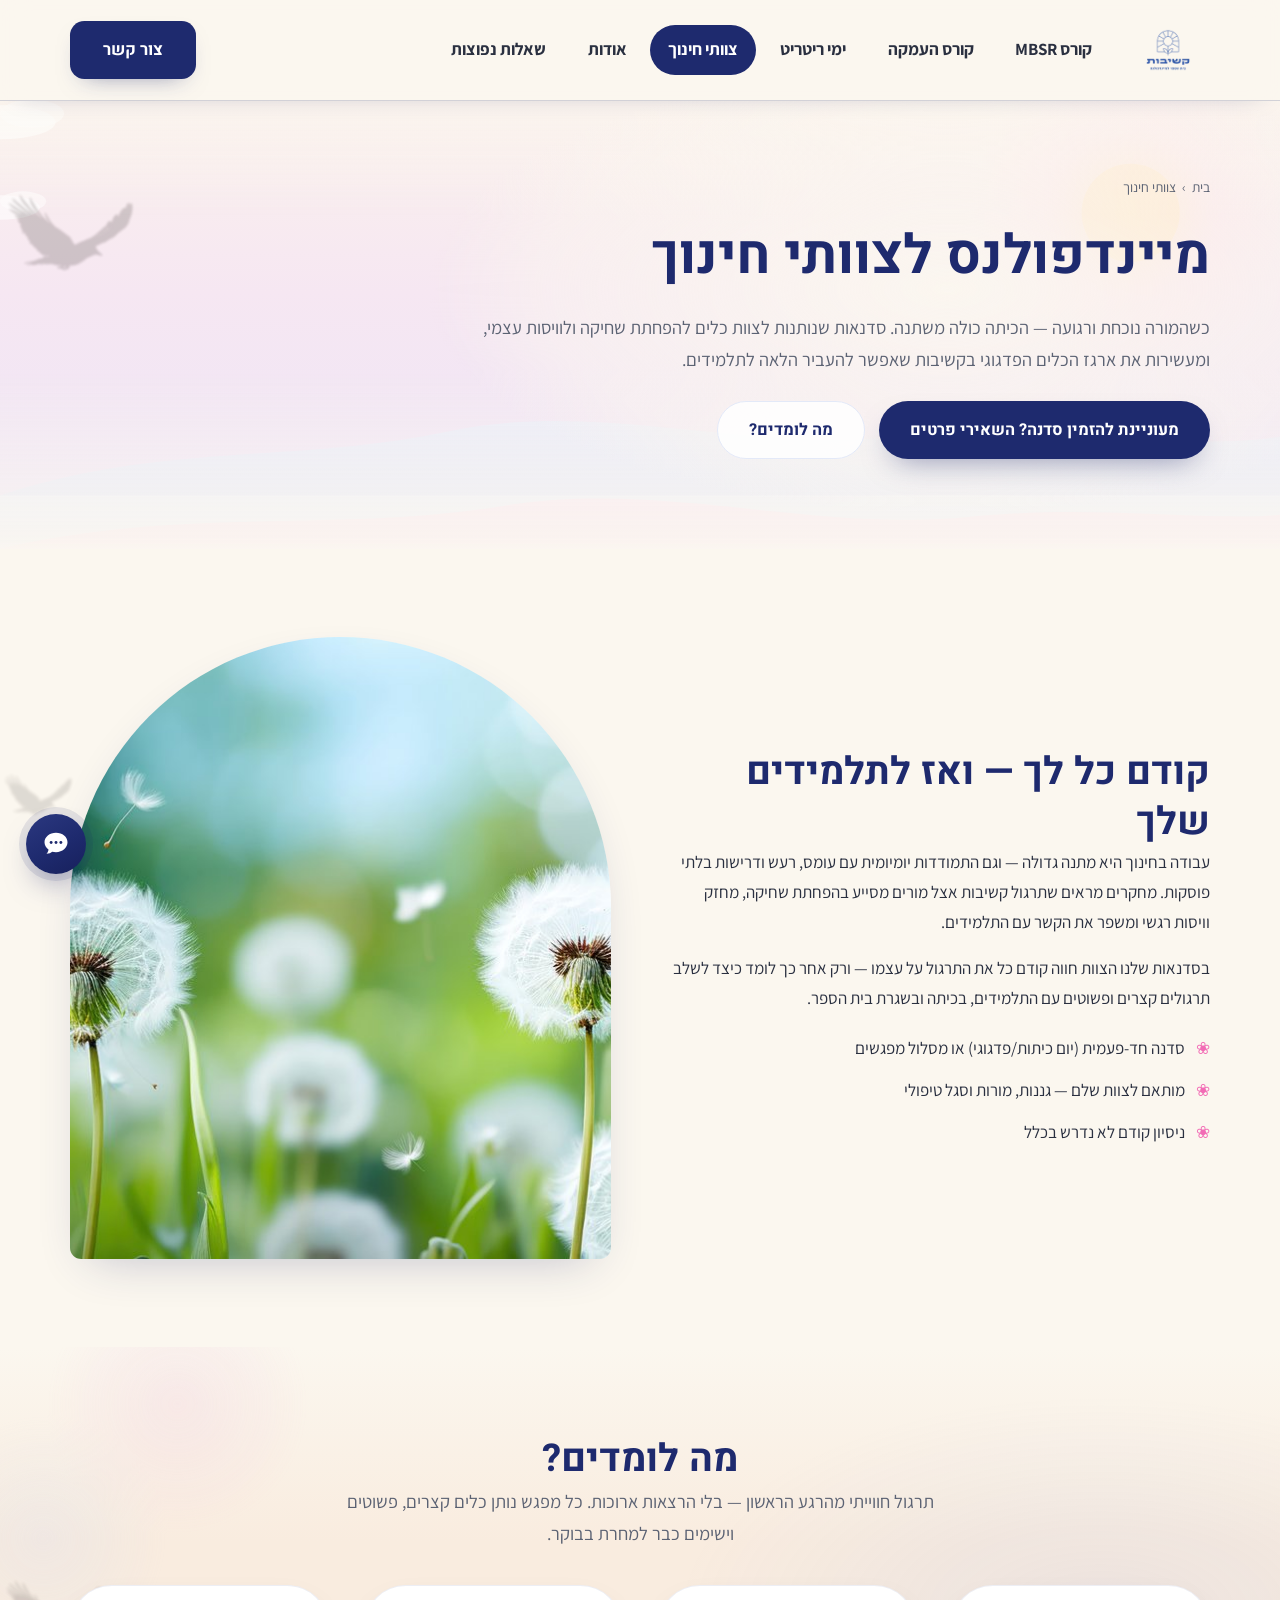
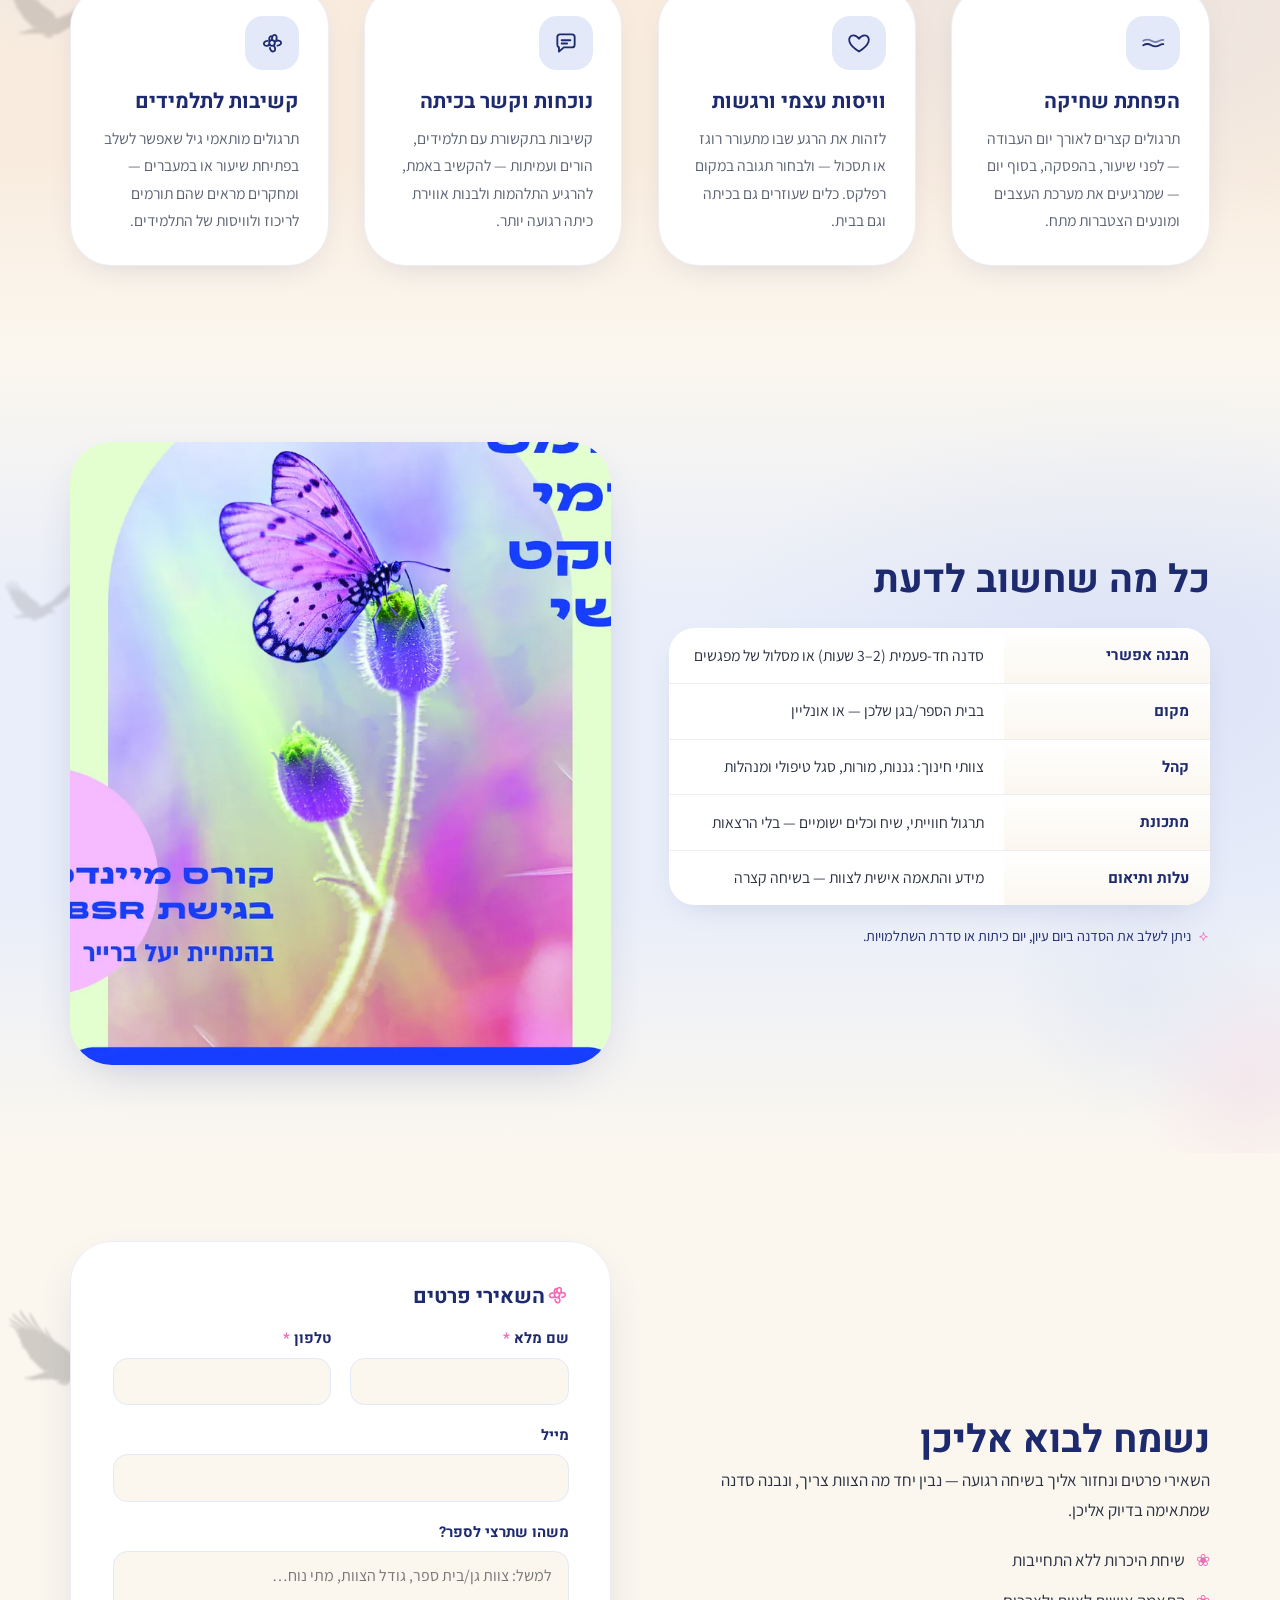
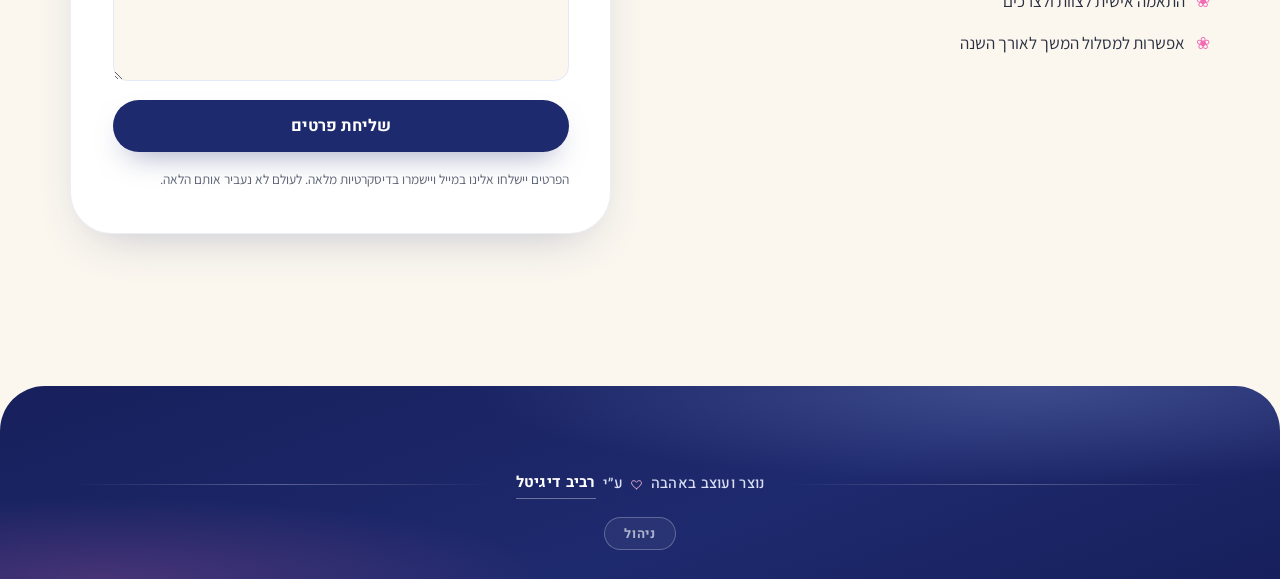
<file: education.html>
<!DOCTYPE html>
<html lang="he" dir="rtl">
<head>
  <meta charset="UTF-8">
  <meta name="viewport" content="width=device-width, initial-scale=1.0">
  <title>מיינדפולנס לצוותי חינוך — סדנאות למורים וגננות | קשיבות</title>
  <meta name="description" content="סדנאות מיינדפולנס לצוותי חינוך: כלים להפחתת שחיקה וויסות עצמי למורה, ודרכים מעשיות להקנות קשיבות לתלמידים. סדנה חד-פעמית או מסלול לצוות שלם.">
  <meta property="og:title" content="מיינדפולנס לצוותי חינוך | קשיבות">
  <meta property="og:description" content="סדנאות קשיבות למורים וגננות — כלים להפחתת שחיקה, נוכחות מלאה בכיתה והקניית קשיבות לתלמידים.">
  <meta property="og:image" content="https://shlomoraviv.github.io/kashivut-site/assets/img/og.jpg">
  <meta property="og:url" content="https://shlomoraviv.github.io/kashivut-site/education.html">
  <meta property="og:site_name" content="קשיבות — בית הספר למיינדפולנס לנשים">
  <meta property="og:locale" content="he_IL">
  <meta property="og:type" content="website">
  <meta name="twitter:card" content="summary_large_image">
  <link rel="canonical" href="https://shlomoraviv.github.io/kashivut-site/education.html">
  <meta name="author" content="יעל ברייר">
  <meta name="robots" content="index, follow">
  <meta name="keywords" content="מיינדפולנס למורים, סדנה לצוותי חינוך, השתלמות מורים מיינדפולנס, קשיבות בחינוך, הפחתת שחיקת מורים, יעל ברייר, קשיבות">
  <link rel="icon" type="image/png" href="assets/img/favicon-32.png">
  <link rel="apple-touch-icon" href="assets/img/apple-touch-icon.png">
  <link rel="preconnect" href="https://fonts.googleapis.com">
  <link rel="preconnect" href="https://fonts.gstatic.com" crossorigin>
  <link href="https://fonts.googleapis.com/css2?family=Heebo:wght@400;500;700;800&family=Assistant:wght@400;500;600;700&display=swap" rel="stylesheet">
  <script src="assets/js/icons.js" defer></script>
  <script src="assets/js/landscape.js?v=c6" defer></script>
  <link rel="stylesheet" href="assets/css/style.css?v=c40">
  <link rel="stylesheet" href="assets/css/editor.css?v=c10">
  <script type="application/ld+json">
  {
    "@context": "https://schema.org",
    "@type": "Course",
    "name": "סדנאות מיינדפולנס לצוותי חינוך — קשיבות",
    "description": "סדנאות קשיבות (מיינדפולנס) למורים, גננות וצוותי חינוך: כלים להפחתת שחיקה וויסות עצמי, נוכחות מלאה בכיתה ודרכים מעשיות להקנות קשיבות לתלמידים, בהנחיית יעל ברייר.",
    "inLanguage": "he",
    "provider": {
      "@type": "EducationalOrganization",
      "name": "קשיבות — בית הספר למיינדפולנס לנשים",
      "url": "https://shlomoraviv.github.io/kashivut-site/"
    },
    "instructor": {
      "@type": "Person",
      "name": "יעל ברייר",
      "jobTitle": "מנחת Mindfulness מוסמכת ומנחת MBSR"
    }
  }
  </script>
</head>
<body data-kx-page="education.html">

<header class="site-header">
  <div class="container nav-bar">
    <a class="brand" href="index.html" aria-label="קשיבות — לדף הבית">
      <img src="assets/img/logo-192.webp" alt="קשיבות — בית הספר למיינדפולנס לנשים" width="84" height="84">
    </a>
    <nav aria-label="ניווט ראשי">
      <button class="nav-toggle" aria-label="פתיחת תפריט" aria-expanded="false"><span></span></button>
      <ul class="nav-links">
        <li><a href="mbsr.html">קורס MBSR</a></li>
        <li><a href="deepening.html">קורס העמקה</a></li>
        <li><a href="retreat.html">ימי ריטריט</a></li>
        <li><a href="education.html">צוותי חינוך</a></li>
        <li><a href="about.html">אודות</a></li>
        <li><a href="faq.html">שאלות נפוצות</a></li>
        <li class="nav-cta"><a class="btn btn-primary" href="contact.html">צור קשר</a></li>
      </ul>
    </nav>
  </div>
</header>

<main>
  <section class="page-hero bg-pink" data-petals="8">
    <div class="hero-landscape" aria-hidden="true"></div>
    <div class="hero-veil" aria-hidden="true"></div>
    <div class="container">
      <nav class="crumbs" aria-label="ניווט"><a href="index.html">בית</a><span>›</span><span>צוותי חינוך</span></nav>
      <h1>מיינדפולנס לצוותי חינוך</h1>
      <p class="lead">כשהמורה נוכחת ורגועה — הכיתה כולה משתנה. סדנאות שנותנות לצוות כלים להפחתת שחיקה ולוויסות עצמי, ומעשירות את ארגז הכלים הפדגוגי בקשיבות שאפשר להעביר הלאה לתלמידים.</p>
      <div class="hero-actions" style="margin-top:1.6rem;">
        <a class="btn btn-primary" href="#register">מעוניינת להזמין סדנה? השאירי פרטים</a>
        <a class="btn btn-ghost" href="#learn">מה לומדים?</a>
      </div>
    </div>
  </section>

  <section class="section bg-white">
    <div class="container split">
      <div class="reveal">
        <h2>קודם כל לך — ואז לתלמידים שלך</h2>
        <p>עבודה בחינוך היא מתנה גדולה — וגם התמודדות יומיומית עם עומס, רעש ודרישות בלתי פוסקות. מחקרים מראים שתרגול קשיבות אצל מורים מסייע בהפחתת שחיקה, מחזק וויסות רגשי ומשפר את הקשר עם התלמידים.</p>
        <p>בסדנאות שלנו הצוות חווה קודם כל את התרגול על עצמו — ורק אחר כך לומד כיצד לשלב תרגולים קצרים ופשוטים עם התלמידים, בכיתה ובשגרת בית הספר.</p>
        <ul class="checklist">
          <li>סדנה חד-פעמית (יום כיתות/פדגוגי) או מסלול מפגשים</li>
          <li>מותאם לצוות שלם — גננות, מורות וסגל טיפולי</li>
          <li>ניסיון קודם לא נדרש בכלל</li>
        </ul>
      </div>
      <figure class="split-media tall arch reveal d1">
        <img src="assets/img/course-education.jpg" alt="שן-הארי באור רך — קשיבות לצוותי חינוך" loading="lazy" width="960" height="624">
      </figure>
    </div>
  </section>

  <section class="section bg-green" id="learn">
    <div class="wash w-a" aria-hidden="true"></div>
    <div class="container">
      <div class="section-head center reveal rv-fade">
        <h2>מה לומדים?</h2>
        <p class="lead">תרגול חווייתי מהרגע הראשון — בלי הרצאות ארוכות. כל מפגש נותן כלים קצרים, פשוטים וישימים כבר למחרת בבוקר.</p>
      </div>
      <div class="grid grid-4">
        <div class="card reveal rv-scale"><div class="card-icon" data-ico="calm"></div><h3>הפחתת שחיקה</h3><p>תרגולים קצרים לאורך יום העבודה — לפני שיעור, בהפסקה, בסוף יום — שמרגיעים את מערכת העצבים ומונעים הצטברות מתח.</p></div>
        <div class="card reveal rv-scale d1"><div class="card-icon" data-ico="heart"></div><h3>וויסות עצמי ורגשות</h3><p>לזהות את הרגע שבו מתעורר רוגז או תסכול — ולבחור תגובה במקום רפלקס. כלים שעוזרים גם בכיתה וגם בבית.</p></div>
        <div class="card reveal rv-scale d2"><div class="card-icon" data-ico="chat"></div><h3>נוכחות וקשר בכיתה</h3><p>קשיבות בתקשורת עם תלמידים, הורים ועמיתות — להקשיב באמת, להרגיע התלהמות ולבנות אווירת כיתה רגועה יותר.</p></div>
        <div class="card reveal rv-scale"><div class="card-icon" data-ico="flower"></div><h3>קשיבות לתלמידים</h3><p>תרגולים מותאמי גיל שאפשר לשלב בפתיחת שיעור או במעברים — ומחקרים מראים שהם תורמים לריכוז ולוויסות של התלמידים.</p></div>
      </div>
    </div>
  </section>

  <section class="section bg-lilac">
    <div class="wash w-b" aria-hidden="true"></div>
    <div class="container split">
      <div class="reveal">
        <h2>כל מה שחשוב לדעת</h2>
        <table class="details-table" style="margin-top:1.4rem;">
          <tbody>
            <tr><th>מבנה אפשרי</th><td>סדנה חד-פעמית (2–3 שעות) או מסלול של מפגשים</td></tr>
            <tr><th>מקום</th><td>בבית הספר/בגן שלכן — או אונליין</td></tr>
            <tr><th>קהל</th><td>צוותי חינוך: גננות, מורות, סגל טיפולי ומנהלות</td></tr>
            <tr><th>מתכונת</th><td>תרגול חווייתי, שיח וכלים ישומיים — בלי הרצאות</td></tr>
            <tr><th>עלות ותיאום</th><td>מידע והתאמה אישית לצוות — בשיחה קצרה</td></tr>
          </tbody>
        </table>
        <p class="spark-line" style="margin-top:1.1rem;"><span data-ico="spark"></span>ניתן לשלב את הסדנה ביום עיון, יום כיתות או סדרת השתלמויות.</p>
      </div>
      <figure class="split-media tall reveal d1">
        <img src="assets/img/hero-1280.webp" alt="פרפר על פרח" loading="lazy" width="1280" height="844">
      </figure>
    </div>
  </section>

  <!-- Register -->
  <section class="section bg-cream" id="register">
    <div class="container split">
      <div class="reveal">
        <h2>נשמח לבוא אליכן</h2>
        <p>השאירי פרטים ונחזור אליך בשיחה רגועה — נבין יחד מה הצוות צריך, ונבנה סדנה שמתאימה בדיוק אליכן.</p>
        <ul class="checklist">
          <li>שיחת היכרות ללא התחייבות</li>
          <li>התאמה אישית לצוות ולצרכים</li>
          <li>אפשרות למסלול המשך לאורך השנה</li>
        </ul>
      </div>
      <form class="form-card reveal d1" data-formspree method="POST" action="https://formspree.io/f/xkjgppkz" aria-label="טופס הזמנת סדנה לצוות חינוך">
        <h3 style="margin-bottom:1rem;"><span data-ico="flower"></span>השאירי פרטים</h3>
        <div class="form-grid">
          <div class="field"><label for="e-name">שם מלא <span class="req">*</span></label><input id="e-name" name="name" required autocomplete="name"></div>
          <div class="field"><label for="e-phone">טלפון <span class="req">*</span></label><input id="e-phone" name="phone" type="tel" required autocomplete="tel" inputmode="tel"></div>
          <div class="field full"><label for="e-email">מייל</label><input id="e-email" name="email" type="email" autocomplete="email"></div>
          <div class="field full"><label for="e-note">משהו שתרצי לספר?</label><textarea id="e-note" name="message" placeholder="למשל: צוות גן/בית ספר, גודל הצוות, מתי נוח…"></textarea></div>
          <input type="hidden" name="course" value="סדנאות לצוותי חינוך">
        </div>
        <button class="btn btn-primary" type="submit" style="margin-top:1.2rem; width:100%;">שליחת פרטים</button>
        <p class="form-status" role="status"></p>
        <p class="form-note">הפרטים יישלחו אלינו במייל ויישמרו בדיסקרטיות מלאה. לעולם לא נעביר אותם הלאה.</p>
      </form>
    </div>
  </section>

</main>

<footer class="site-footer bg-deep">
  <div class="container">
    <div class="footer-credit">
      <span class="fc-line" aria-hidden="true"></span>
      <span class="fc-text">נוצר ועוצב באהבה <span data-ico="heart"></span> ע״י <a href="https://shlomoraviv.github.io/Raviv-Digital/" target="_blank" rel="noopener">רביב דיגיטל</a></span>
      <span class="fc-line" aria-hidden="true"></span>
    </div>
  </div>
</footer>

<script src="assets/js/site.js?v=c35"></script>
<script src="assets/js/editor.js?v=c10"></script>
</body>
</html>
</file>
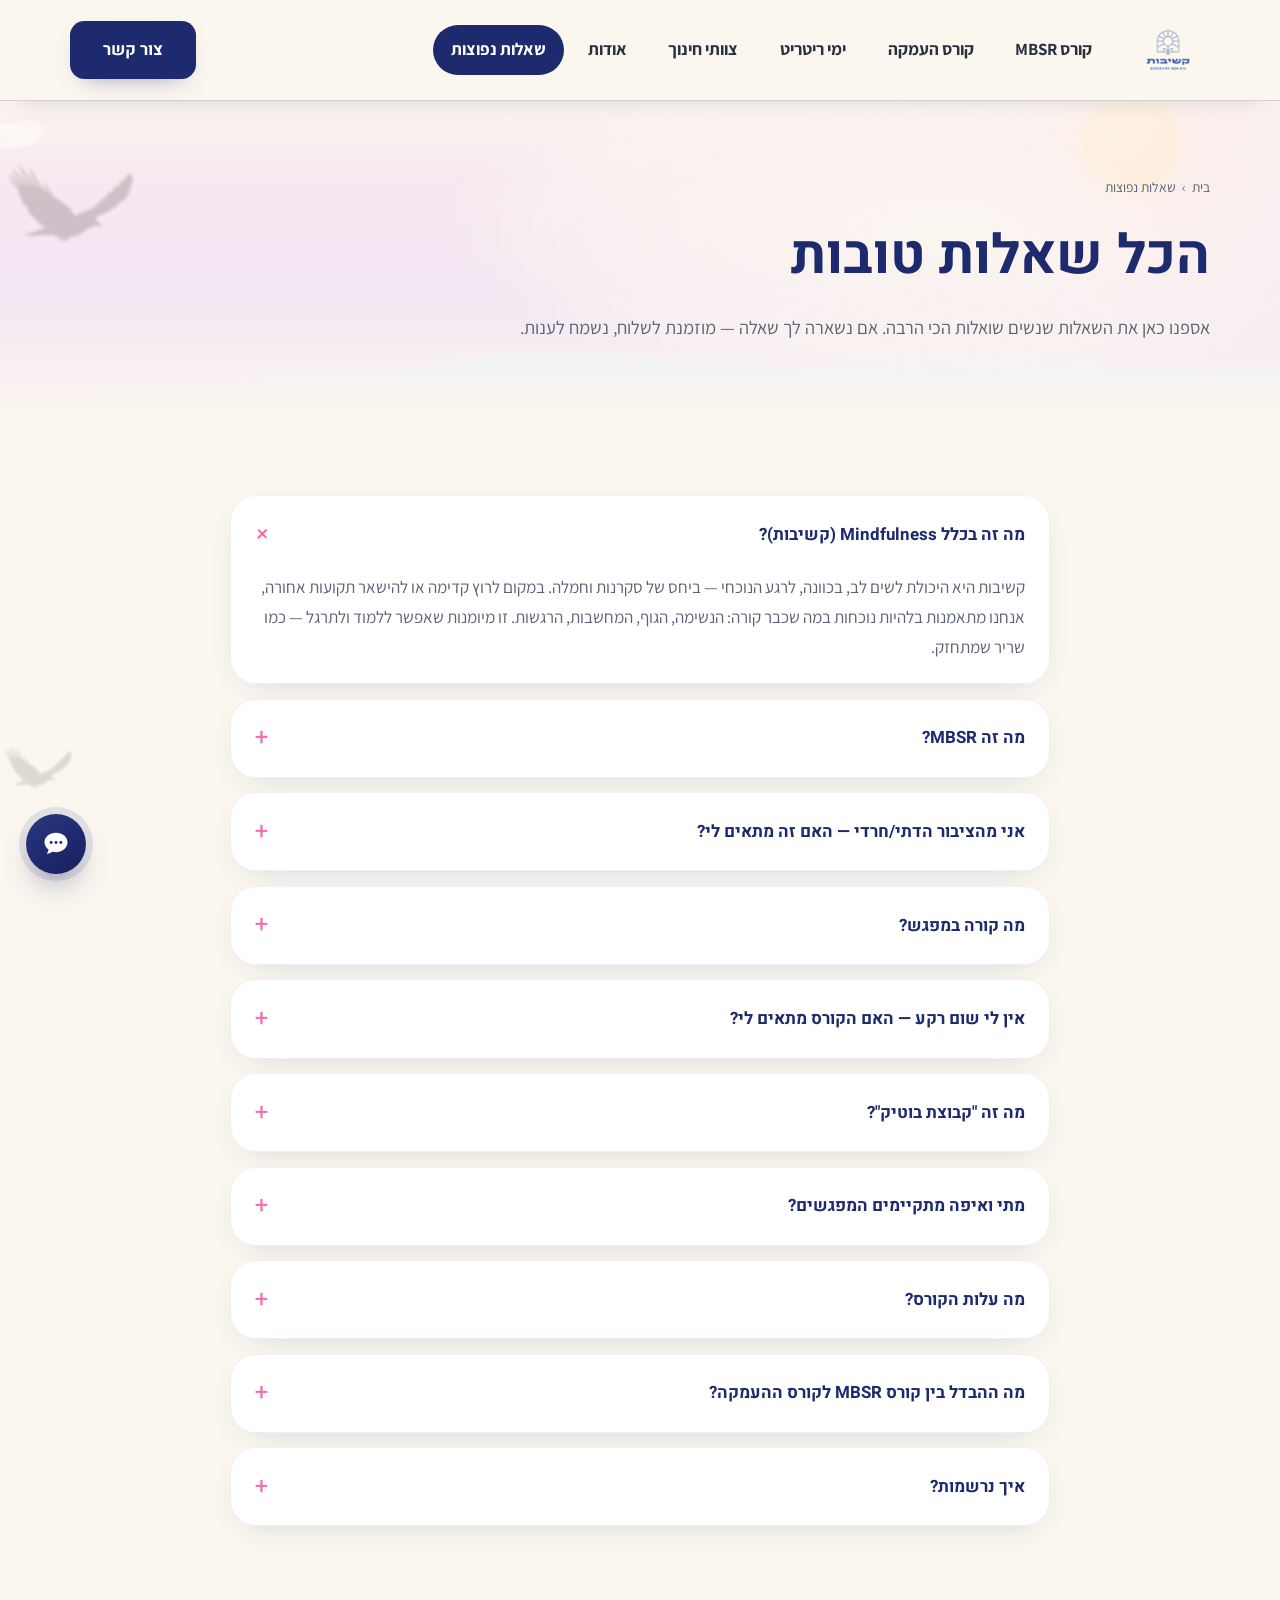
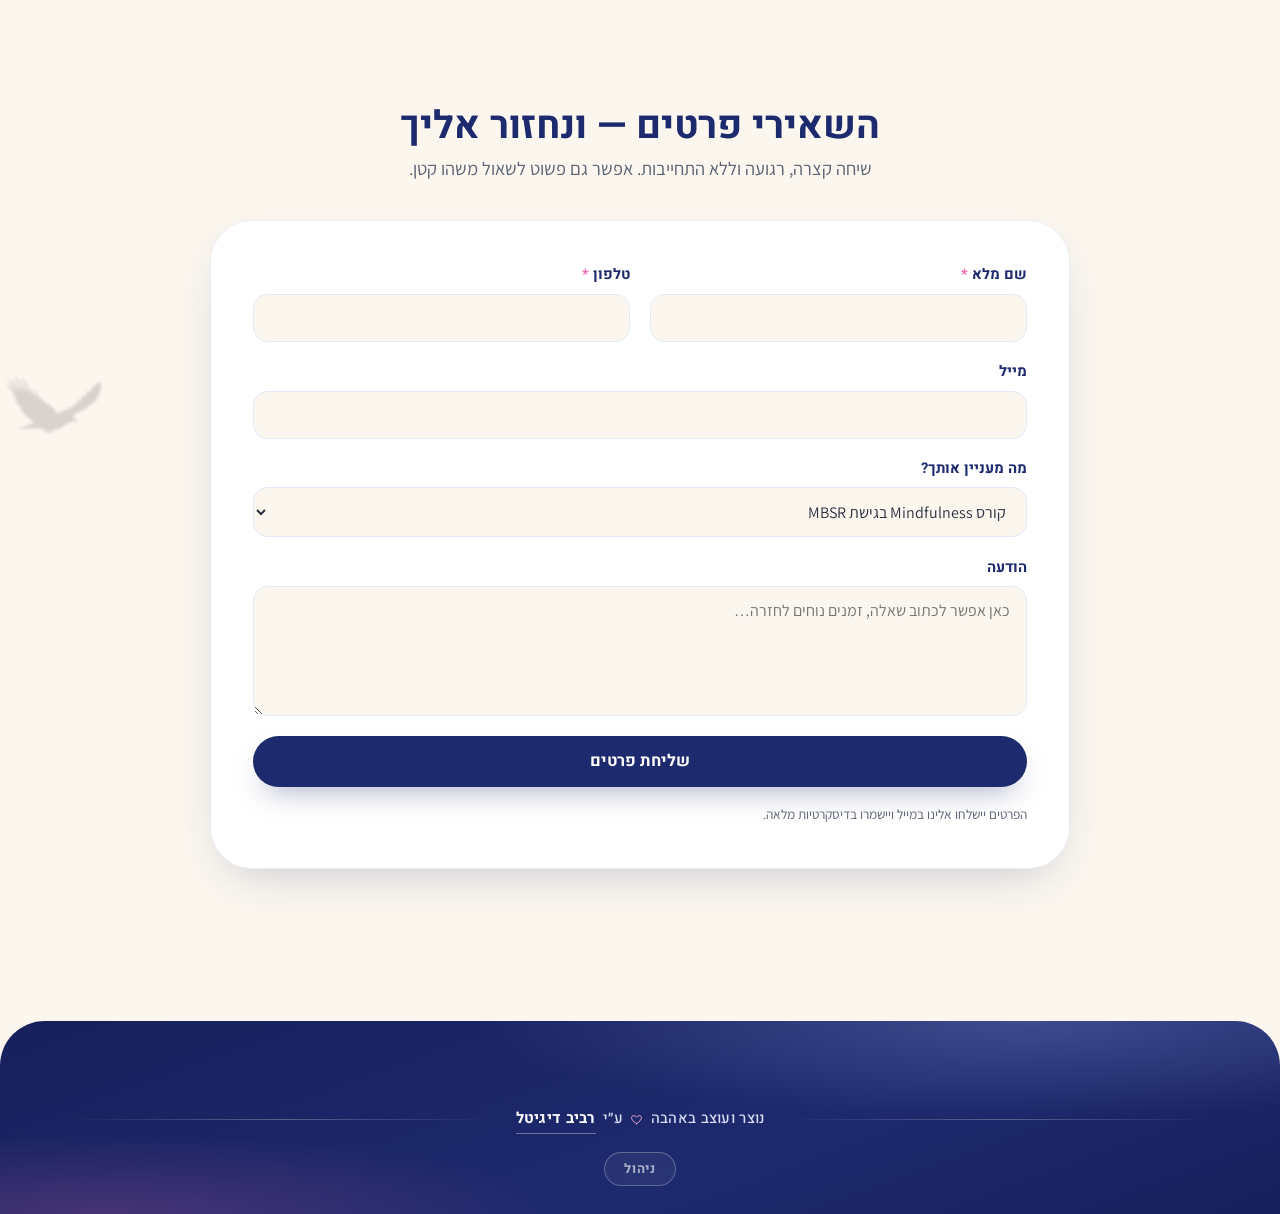
<file: faq.html>
<!DOCTYPE html>
<html lang="he" dir="rtl">
<head>
  <meta charset="UTF-8">
  <meta name="viewport" content="width=device-width, initial-scale=1.0">
  <title>שאלות נפוצות | קשיבות — בית הספר למיינדפולנס לנשים</title>
  <meta name="description" content="תשובות לשאלות נפוצות על קורסי המיינדפולנס של קשיבות: מתאים לי? איך נראה מפגש? מה עם העולם הרוחני שלי? ועוד.">
  <meta property="og:title" content="שאלות נפוצות | קשיבות">
  <meta property="og:description" content="תשובות לשאלות נפוצות על קורסי המיינדפולנס לנשים.">
  <meta property="og:image" content="https://shlomoraviv.github.io/kashivut-site/assets/img/og.jpg">
  <meta property="og:url" content="https://shlomoraviv.github.io/kashivut-site/faq.html">
  <meta property="og:site_name" content="קשיבות — בית הספר למיינדפולנס לנשים">
  <meta property="og:locale" content="he_IL">
  <meta property="og:type" content="website">
  <meta name="twitter:card" content="summary_large_image">
  <link rel="canonical" href="https://shlomoraviv.github.io/kashivut-site/faq.html">
  <meta name="author" content="יעל ברייר">
  <meta name="robots" content="index, follow">
  <meta name="keywords" content="שאלות נפוצות מיינדפולנס, קשיבות, MBSR, מיינדפולנס לדתיות, מיינדפולנס לחרדיות, יעל ברייר">
  <link rel="icon" type="image/png" href="assets/img/favicon-32.png">
  <link rel="apple-touch-icon" href="assets/img/apple-touch-icon.png">
  <link rel="preconnect" href="https://fonts.googleapis.com">
  <link rel="preconnect" href="https://fonts.gstatic.com" crossorigin>
  <link href="https://fonts.googleapis.com/css2?family=Heebo:wght@400;500;700;800&family=Assistant:wght@400;500;600;700&display=swap" rel="stylesheet">
  <script src="assets/js/icons.js" defer></script>
  <script src="assets/js/landscape.js?v=c6" defer></script>
  <link rel="stylesheet" href="assets/css/style.css?v=c40">
  <link rel="stylesheet" href="assets/css/editor.css?v=c10">
  <script type="application/ld+json">
  {
    "@context": "https://schema.org",
    "@type": "FAQPage",
    "mainEntity": [
      {
        "@type": "Question",
        "name": "מה זה בכלל Mindfulness (קשיבות)?",
        "acceptedAnswer": { "@type": "Answer", "text": "קשיבות היא היכולת לשים לב, בכוונה, לרגע הנוכחי — ביחס של סקרנות וחמלה. במקום לרוץ קדימה או להישאר תקועות אחורה, אנחנו מתאמנות בלהיות נוכחות במה שכבר קורה: הנשימה, הגוף, המחשבות, הרגשות. זו מיומנות שאפשר ללמוד ולתרגל — כמו שריר שמתחזק." }
      },
      {
        "@type": "Question",
        "name": "מה זה MBSR?",
        "acceptedAnswer": { "@type": "Answer", "text": "MBSR (Mindfulness Based Stress Reduction) היא תוכנית מוכרת ומחקרית להפחתת מתח באמצעות תרגול קשיבות, שפותחה באוניברסיטת מסצ'וסטס ומועברת ברחבי העולם כבר עשרות שנים. הקורס שלנו מבוסס על התוכנית המקורית — בהתאמה נשית ומכבדת לציבור הדתי והחרדי." }
      },
      {
        "@type": "Question",
        "name": "אני מהציבור הדתי/חרדי — האם זה מתאים לי?",
        "acceptedAnswer": { "@type": "Answer", "text": "כן. הקורסים נועדו במיוחד לנשים מהציבור הדתי והחרדי: השפה מכבדת, האווירה צנועה ונשית, והתרגול אינו סותר אמונה — אלא יכול להעצים את הקשר שלך לעצמך ולחיים שלך. יעל, המנחה, מהציבור החרדי ומבינה את העולם שלך מבפנים." }
      },
      {
        "@type": "Question",
        "name": "מה קורה במפגש?",
        "acceptedAnswer": { "@type": "Answer", "text": "בכל מפגש נתרגל יחד תרגולים מונחים (כמו תשומת לב לנשימה או סריקת גוף), נשוחח על הניסיון, נלמד כלים חדשים ונקבל תרגול בית עדין לשבוע. האווירה רגועה, לא שיפוטית, וכל אחת משתתפת בקצב שלה — אפשר תמיד פשוט להקשיב." }
      },
      {
        "@type": "Question",
        "name": "אין לי שום רקע — האם הקורס מתאים לי?",
        "acceptedAnswer": { "@type": "Answer", "text": "בהחלט. קורס MBSR נועד בדיוק לנשים שמגלות את העולם לראשונה. לא צריך שום ניסיון קודם, גמישות גופנית או יכולת מיוחדת — רק סקרנות ורצון לתת לעצמך את המתנה של תרגול." }
      },
      {
        "@type": "Question",
        "name": "מה זה קבוצת בוטיק?",
        "acceptedAnswer": { "@type": "Answer", "text": "קבוצה קטנה ואינטימית של עד 10 נשים. כך כל אחת זוכה לתשומת לב אישית, השיח עמוק ואמיתי, ונוצרת תחושת בית — בדיוק מה שתהליך רציני צריך." }
      },
      {
        "@type": "Question",
        "name": "מתי ואיפה מתקיימים המפגשים?",
        "acceptedAnswer": { "@type": "Answer", "text": "התאריכים והמיקום של הקבוצות הקרובות עודכנים באופן שוטף. השאירי פרטים בטופס ונחזור אליך עם כל המידע העדכני — כולל עדכון כשנפתחת קבוצה חדשה." }
      },
      {
        "@type": "Question",
        "name": "מה עלות הקורס?",
        "acceptedAnswer": { "@type": "Answer", "text": "פרטי העלות נמסרים בשיחה אישית, יחד עם מידע על אפשרויות תשלום. השאירי פרטים ונחזור אליך בלי שום התחייבות." }
      },
      {
        "@type": "Question",
        "name": "מה ההבדל בין קורס MBSR לקורס ההעמקה?",
        "acceptedAnswer": { "@type": "Answer", "text": "קורס MBSR הוא הקורס המרכזי — תהליך מסודר בן 9 מפגשים לנשים שמתחילות את הדרך. קורס ההעמקה פונה לבוגרות קורסי MBSR שמעוניינות להמשיך לתרגל, להעמיק ולהתפתח בקבוצה תומכת." }
      },
      {
        "@type": "Question",
        "name": "איך נרשמות?",
        "acceptedAnswer": { "@type": "Answer", "text": "פשוט מאוד: ממלאות את טופס יצירת הקשר או את הטופס בעמוד הקורס — ואני חוזרת אליך בשיחה קצרה ונעימה. נוודא יחד שהקורס מתאים לך, ותוכלי לשאול כל שאלה לפני שאת מחליטה." }
      }
    ]
  }
  </script>
</head>
<body data-kx-page="faq.html">

<header class="site-header">
  <div class="container nav-bar">
    <a class="brand" href="index.html" aria-label="קשיבות — לדף הבית">
      <img src="assets/img/logo-192.webp" alt="קשיבות — בית הספר למיינדפולנס לנשים" width="84" height="84">
    </a>
    <nav aria-label="ניווט ראשי">
      <button class="nav-toggle" aria-label="פתיחת תפריט" aria-expanded="false"><span></span></button>
      <ul class="nav-links">
        <li><a href="mbsr.html">קורס MBSR</a></li>
        <li><a href="deepening.html">קורס העמקה</a></li>
        <li><a href="retreat.html">ימי ריטריט</a></li>
        <li><a href="education.html">צוותי חינוך</a></li>
        <li><a href="about.html">אודות</a></li>
        <li><a href="faq.html">שאלות נפוצות</a></li>
        <li class="nav-cta"><a class="btn btn-primary" href="contact.html">צור קשר</a></li>
      </ul>
    </nav>
  </div>
</header>

<main>
  <section class="page-hero bg-lilac" data-petals="8">
    <div class="hero-landscape" aria-hidden="true"></div>
    <div class="hero-veil" aria-hidden="true"></div>
    <div class="container">
      <nav class="crumbs" aria-label="ניווט"><a href="index.html">בית</a><span>›</span><span>שאלות נפוצות</span></nav>
      <h1>הכל שאלות טובות</h1>
      <p class="lead">אספנו כאן את השאלות שנשים שואלות הכי הרבה. אם נשארה לך שאלה — מוזמנת לשלוח, נשמח לענות.</p>
    </div>
  </section>

  <section class="section bg-white">
    <div class="container">
      <div class="faq-list">
        <details class="faq-item" open>
          <summary>מה זה בכלל Mindfulness (קשיבות)?</summary>
          <div class="faq-body">
            <p>קשיבות היא היכולת לשים לב, בכוונה, לרגע הנוכחי — ביחס של סקרנות וחמלה. במקום לרוץ קדימה או להישאר תקועות אחורה, אנחנו מתאמנות בלהיות נוכחות במה שכבר קורה: הנשימה, הגוף, המחשבות, הרגשות. זו מיומנות שאפשר ללמוד ולתרגל — כמו שריר שמתחזק.</p>
          </div>
        </details>
        <details class="faq-item">
          <summary>מה זה MBSR?</summary>
          <div class="faq-body">
            <p>MBSR (Mindfulness Based Stress Reduction) היא תוכנית מוכרת ומחקרית להפחתת מתח באמצעות תרגול קשיבות, שפותחה באוניברסיטת מסצ'וסטס ומועברת ברחבי העולם כבר עשרות שנים. הקורס שלנו מבוסס על התוכנית המקורית — בהתאמה נשית ומכבדת לציבור הדתי והחרדי.</p>
          </div>
        </details>
        <details class="faq-item">
          <summary>אני מהציבור הדתי/חרדי — האם זה מתאים לי?</summary>
          <div class="faq-body">
            <p>כן. הקורסים נועדו במיוחד לנשים מהציבור הדתי והחרדי: השפה מכבדת, האווירה צנועה ונשית, והתרגול אינו סותר אמונה — אלא יכול להעצים את הקשר שלך לעצמך ולחיים שלך. יעל, המנחה, מהציבור החרדי ומבינה את העולם שלך מבפנים.</p>
          </div>
        </details>
        <details class="faq-item">
          <summary>מה קורה במפגש?</summary>
          <div class="faq-body">
            <p>בכל מפגש נתרגל יחד תרגולים מונחים (כמו תשומת לב לנשימה או סריקת גוף), נשוחח על הניסיון, נלמד כלים חדשים ונקבל תרגול בית עדין לשבוע. האווירה רגועה, לא שיפוטית, וכל אחת משתתפת בקצב שלה — אפשר תמיד פשוט להקשיב.</p>
          </div>
        </details>
        <details class="faq-item">
          <summary>אין לי שום רקע — האם הקורס מתאים לי?</summary>
          <div class="faq-body">
            <p>בהחלט. קורס MBSR נועד בדיוק לנשים שמגלות את העולם לראשונה. לא צריך שום ניסיון קודם, גמישות גופנית או יכולת מיוחדת — רק סקרנות ורצון לתת לעצמך את המתנה של תרגול.</p>
          </div>
        </details>
        <details class="faq-item">
          <summary>מה זה "קבוצת בוטיק"?</summary>
          <div class="faq-body">
            <p>קבוצה קטנה ואינטימית של עד 10 נשים. כך כל אחת זוכה לתשומת לב אישית, השיח עמוק ואמיתי, ונוצרת תחושת בית — בדיוק מה שתהליך רציני צריך.</p>
          </div>
        </details>
        <details class="faq-item">
          <summary>מתי ואיפה מתקיימים המפגשים?</summary>
          <div class="faq-body">
            <p>התאריכים והמיקום של הקבוצות הקרובות עודכנים באופן שוטף. השאירי פרטים בטופס ונחזור אליך עם כל המידע העדכני — כולל עדכון כשנפתחת קבוצה חדשה.</p>
          </div>
        </details>
        <details class="faq-item">
          <summary>מה עלות הקורס?</summary>
          <div class="faq-body">
            <p>פרטי העלות נמסרים בשיחה אישית, יחד עם מידע על אפשרויות תשלום. השאירי פרטים ונחזור אליך בלי שום התחייבות.</p>
          </div>
        </details>
        <details class="faq-item">
          <summary>מה ההבדל בין קורס MBSR לקורס ההעמקה?</summary>
          <div class="faq-body">
            <p>קורס MBSR הוא הקורס המרכזי — תהליך מסודר בן 9 מפגשים לנשים שמתחילות את הדרך. קורס ההעמקה פונה לבוגרות קורסי MBSR שמעוניינות להמשיך לתרגל, להעמיק ולהתפתח בקבוצה תומכת.</p>
          </div>
        </details>
        <details class="faq-item">
          <summary>איך נרשמות?</summary>
          <div class="faq-body">
            <p>פשוט מאוד: ממלאות את <a href="contact.html">טופס יצירת הקשר</a> או את הטופס בעמוד הקורס — ואני חוזרת אליך בשיחה קצרה ונעימה. נוודא יחד שהקורס מתאים לך, ותוכלי לשאול כל שאלה לפני שאת מחליטה.</p>
          </div>
        </details>
      </div>
    </div>
  </section>

</main>

<footer class="site-footer bg-deep">
  <div class="container">
    <div class="footer-credit">
      <span class="fc-line" aria-hidden="true"></span>
      <span class="fc-text">נוצר ועוצב באהבה <span data-ico="heart"></span> ע״י <a href="https://shlomoraviv.github.io/Raviv-Digital/" target="_blank" rel="noopener">רביב דיגיטל</a></span>
      <span class="fc-line" aria-hidden="true"></span>
    </div>
  </div>
</footer>

<script src="assets/js/site.js?v=c35"></script>
<script src="assets/js/editor.js?v=c10"></script>
</body>
</html>
</file>
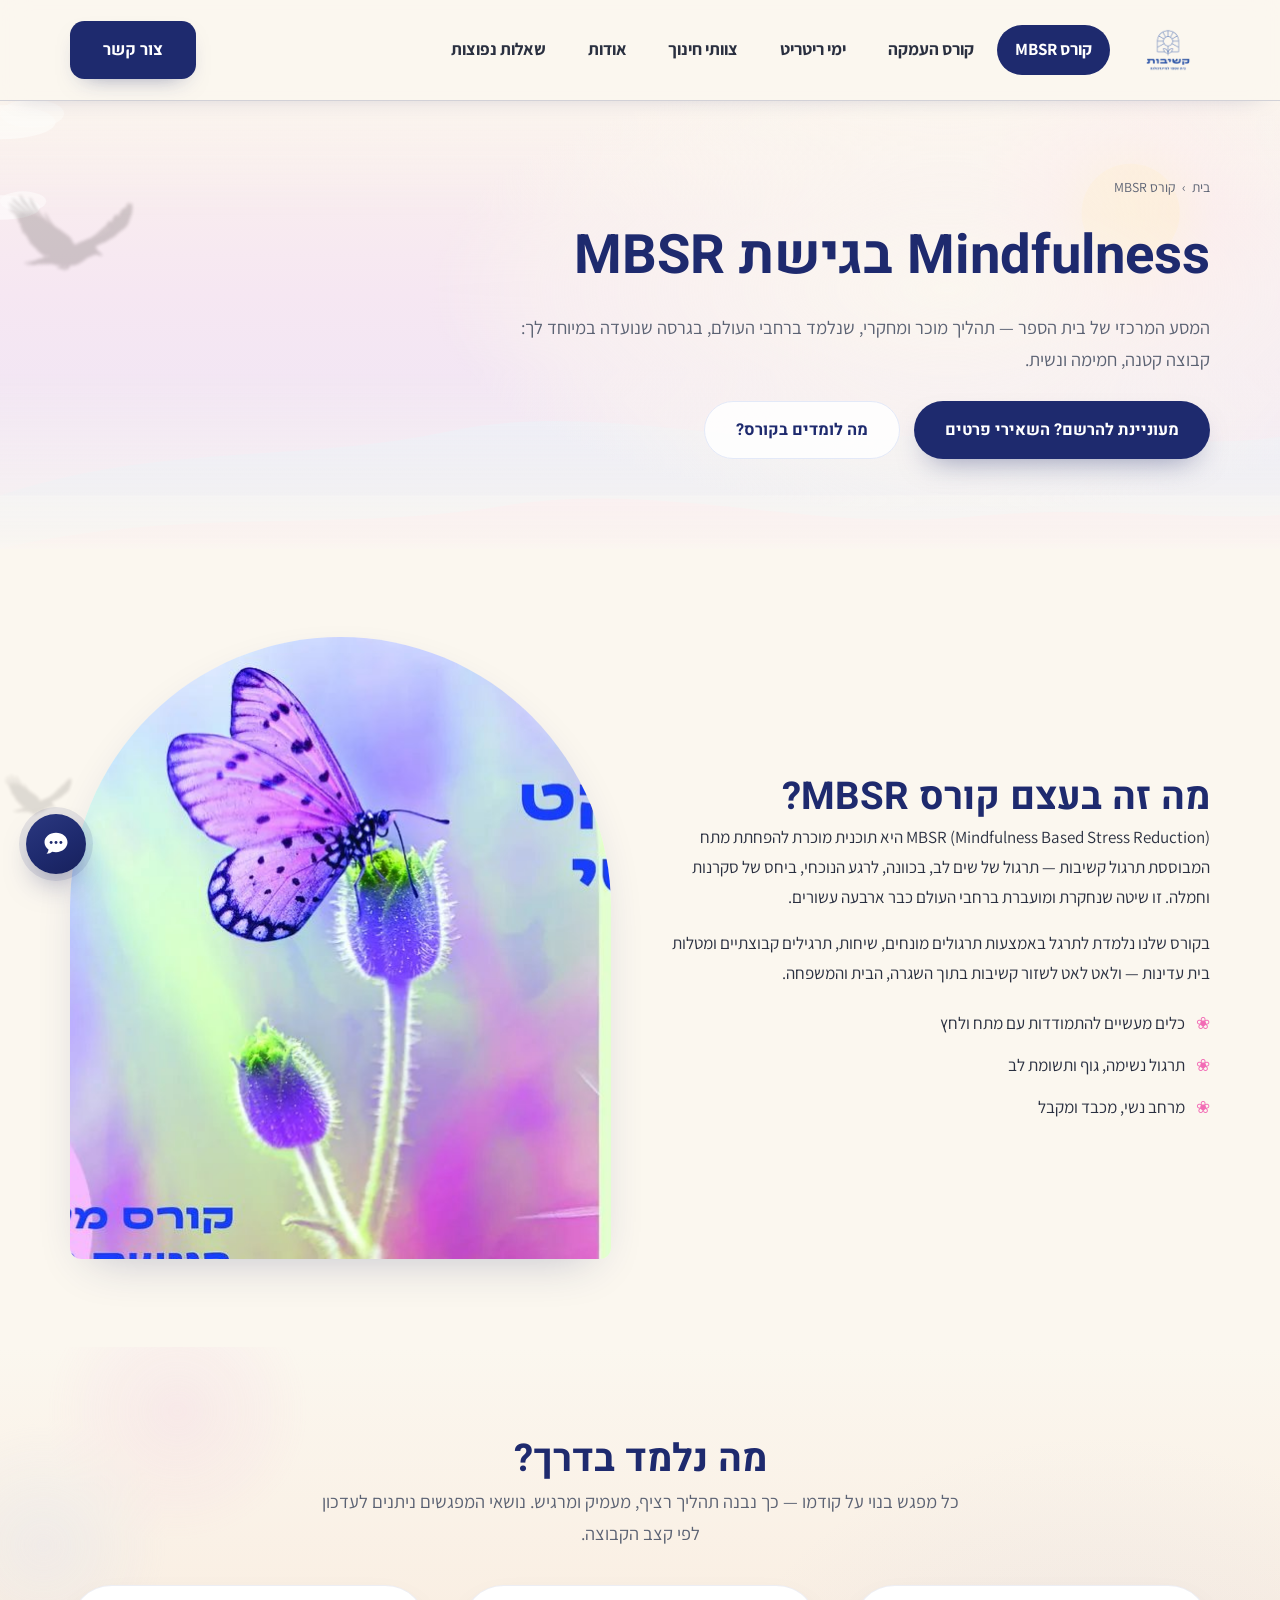
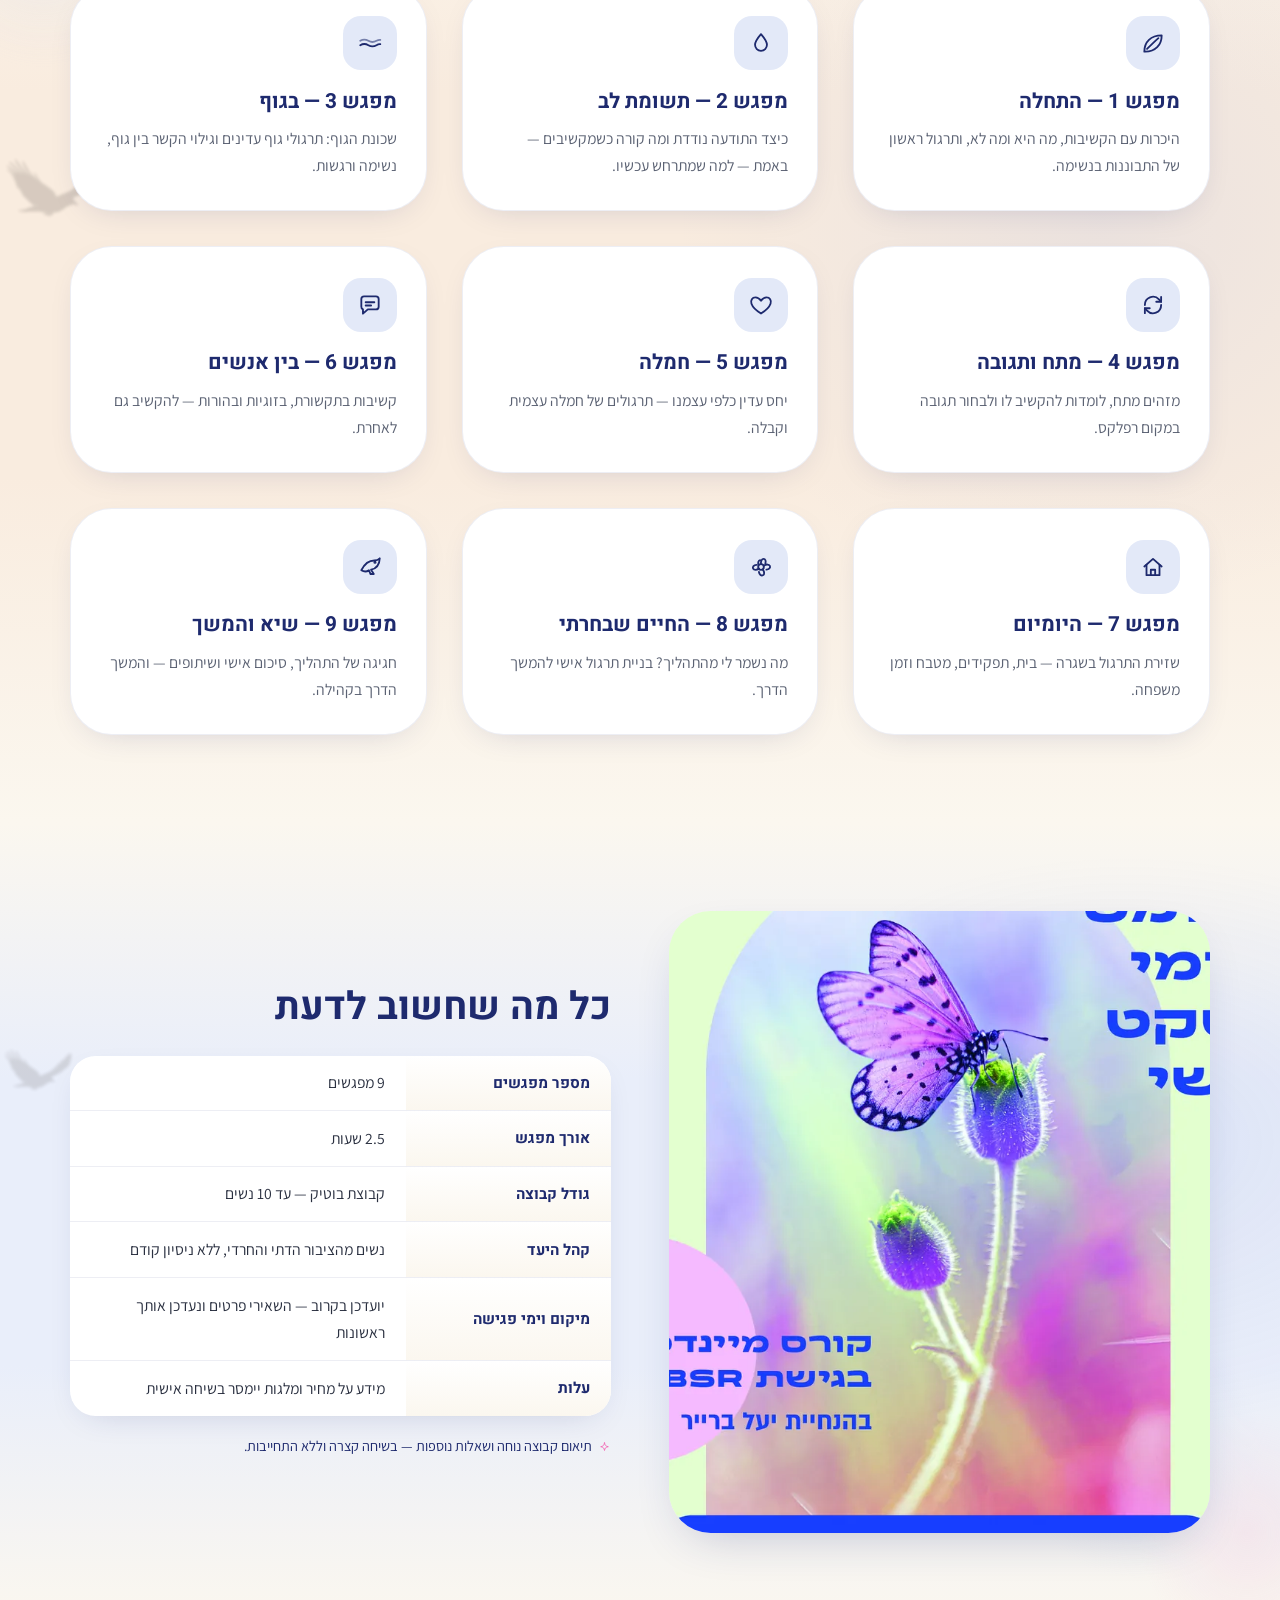
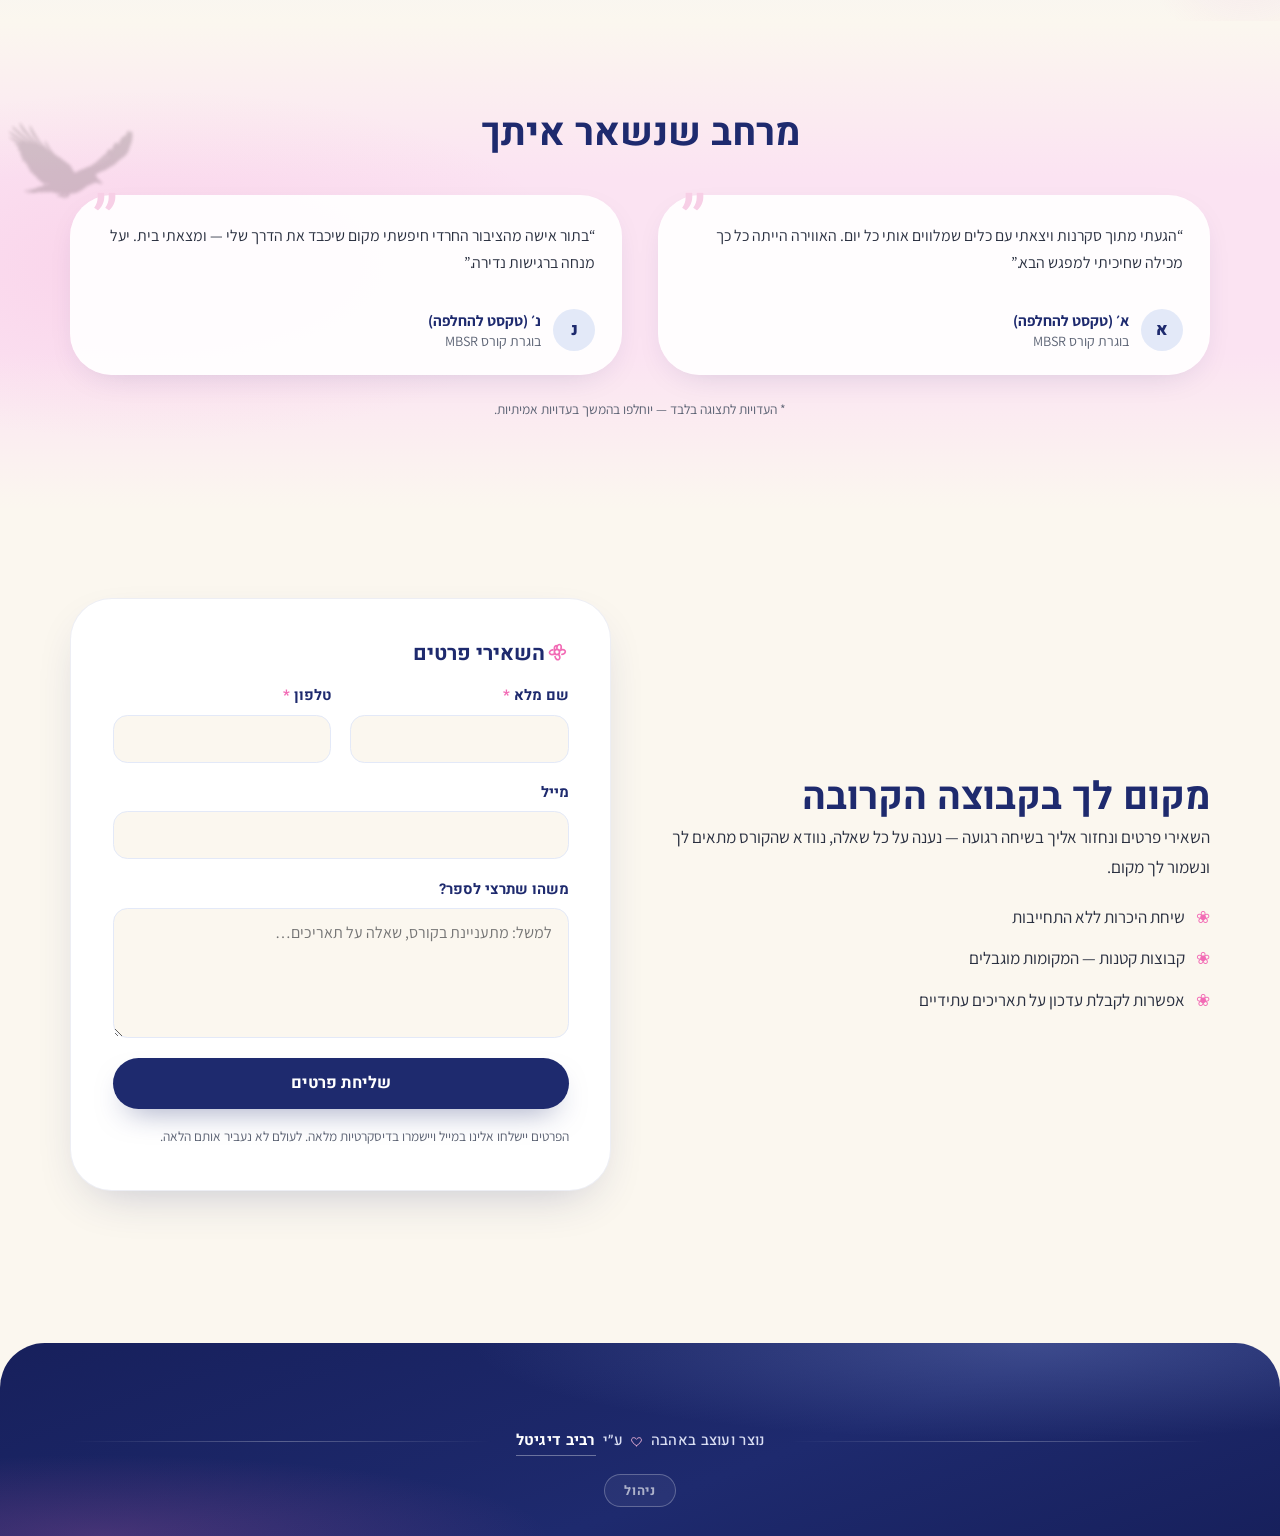
<file: mbsr.html>
<!DOCTYPE html>
<html lang="he" dir="rtl">
<head>
  <meta charset="UTF-8">
  <meta name="viewport" content="width=device-width, initial-scale=1.0">
  <title>קורס Mindfulness בגישת MBSR | קשיבות — בית הספר למיינדפולנס לנשים</title>
  <meta name="description" content="קורס MBSR לנשים מהציבור הדתי והחרדי: 9 מפגשים של 2.5 שעות, קבוצת בוטיק עד 10 נשים, הנחיה מוסמכת ויחס אישי. השאירי פרטים לקבוצה הקרובה.">
  <meta property="og:title" content="קורס Mindfulness בגישת MBSR | קשיבות">
  <meta property="og:description" content="9 מפגשים, קבוצת בוטיק עד 10 נשים, תהליך מקצועי ומעמיק באווירה ביתית.">
  <meta property="og:image" content="https://shlomoraviv.github.io/kashivut-site/assets/img/og.jpg">
  <meta property="og:url" content="https://shlomoraviv.github.io/kashivut-site/mbsr.html">
  <meta property="og:site_name" content="קשיבות — בית הספר למיינדפולנס לנשים">
  <meta property="og:locale" content="he_IL">
  <meta property="og:type" content="website">
  <meta name="twitter:card" content="summary_large_image">
  <link rel="canonical" href="https://shlomoraviv.github.io/kashivut-site/mbsr.html">
  <meta name="author" content="יעל ברייר">
  <meta name="robots" content="index, follow">
  <meta name="keywords" content="קורס MBSR, קורס מיינדפולנס, קורס קשיבות, mindfulness לנשים, מיינדפולנס לדתיות, מיינדפולנס לחרדיות, הפחתת מתח, יעל ברייר, קשיבות">
  <link rel="icon" type="image/png" href="assets/img/favicon-32.png">
  <link rel="apple-touch-icon" href="assets/img/apple-touch-icon.png">
  <link rel="preconnect" href="https://fonts.googleapis.com">
  <link rel="preconnect" href="https://fonts.gstatic.com" crossorigin>
  <link href="https://fonts.googleapis.com/css2?family=Heebo:wght@400;500;700;800&family=Assistant:wght@400;500;600;700&display=swap" rel="stylesheet">
  <script src="assets/js/icons.js" defer></script>
  <script src="assets/js/landscape.js?v=c6" defer></script>
  <link rel="stylesheet" href="assets/css/style.css?v=c40">
  <link rel="stylesheet" href="assets/css/editor.css?v=c10">
  <script type="application/ld+json">
  {
    "@context": "https://schema.org",
    "@type": "Course",
    "name": "קורס Mindfulness בגישת MBSR — קשיבות",
    "description": "קורס קשיבות (מיינדפולנס) בגישת MBSR לנשים מהציבור הדתי והחרדי: 9 מפגשים של 2.5 שעות בקבוצת בוטיק עד 10 נשים, בהנחיית יעל ברייר, מנחת MBSR מוסמכת.",
    "inLanguage": "he",
    "provider": {
      "@type": "EducationalOrganization",
      "name": "קשיבות — בית הספר למיינדפולנס לנשים",
      "url": "https://shlomoraviv.github.io/kashivut-site/"
    },
    "instructor": {
      "@type": "Person",
      "name": "יעל ברייר",
      "jobTitle": "מנחת Mindfulness מוסמכת ומנחת MBSR"
    },
    "hasCourseInstance": {
      "@type": "CourseInstance",
      "courseMode": "Onsite",
      "courseWorkload": "PT22H30M"
    }
  }
  </script>
</head>
<body data-kx-page="mbsr.html">

<header class="site-header">
  <div class="container nav-bar">
    <a class="brand" href="index.html" aria-label="קשיבות — לדף הבית">
      <img src="assets/img/logo-192.webp" alt="קשיבות — בית הספר למיינדפולנס לנשים" width="84" height="84">
    </a>
    <nav aria-label="ניווט ראשי">
      <button class="nav-toggle" aria-label="פתיחת תפריט" aria-expanded="false"><span></span></button>
      <ul class="nav-links">
        <li><a href="mbsr.html">קורס MBSR</a></li>
        <li><a href="deepening.html">קורס העמקה</a></li>
        <li><a href="retreat.html">ימי ריטריט</a></li>
        <li><a href="education.html">צוותי חינוך</a></li>
        <li><a href="about.html">אודות</a></li>
        <li><a href="faq.html">שאלות נפוצות</a></li>
        <li class="nav-cta"><a class="btn btn-primary" href="contact.html">צור קשר</a></li>
      </ul>
    </nav>
  </div>
</header>

<main>
  <section class="page-hero bg-pink" data-petals="8">
    <div class="hero-landscape" aria-hidden="true"></div>
    <div class="hero-veil" aria-hidden="true"></div>
    <div class="container">
      <nav class="crumbs" aria-label="ניווט"><a href="index.html">בית</a><span>›</span><span>קורס MBSR</span></nav>
      <h1>Mindfulness בגישת MBSR</h1>
      <p class="lead">המסע המרכזי של בית הספר — תהליך מוכר ומחקרי, שנלמד ברחבי העולם, בגרסה שנועדה במיוחד לך: קבוצה קטנה, חמימה ונשית.</p>
      <div class="hero-actions" style="margin-top:1.6rem;">
        <a class="btn btn-primary" href="#register">מעוניינת להרשם? השאירי פרטים</a>
        <a class="btn btn-ghost" href="#syllabus">מה לומדים בקורס?</a>
      </div>
    </div>
  </section>

  <section class="section bg-white">
    <div class="container split">
      <div class="reveal">
        <h2>מה זה בעצם קורס MBSR?</h2>
        <p>MBSR (Mindfulness Based Stress Reduction) היא תוכנית מוכרת להפחתת מתח המבוססת תרגול קשיבות — תרגול של שים לב, בכוונה, לרגע הנוכחי, ביחס של סקרנות וחמלה. זו שיטה שנחקרת ומועברת ברחבי העולם כבר ארבעה עשורים.</p>
        <p>בקורס שלנו נלמדת לתרגל באמצעות תרגולים מונחים, שיחות, תרגילים קבוצתיים ומטלות בית עדינות — ולאט לאט לשזור קשיבות בתוך השגרה, הבית והמשפחה.</p>
        <ul class="checklist">
          <li>כלים מעשיים להתמודדות עם מתח ולחץ</li>
          <li>תרגול נשימה, גוף ותשומת לב</li>
          <li>מרחב נשי, מכבד ומקבל</li>
        </ul>
      </div>
      <figure class="split-media tall arch reveal d1">
        <img src="assets/img/course-mbsr.jpg" alt="פרח באור שמש רך" loading="lazy" width="960" height="624">
      </figure>
    </div>
  </section>

  <section class="section bg-green" id="syllabus">
    <div class="wash w-a" aria-hidden="true"></div>
    <div class="container">
      <div class="section-head center reveal rv-fade">
        <h2>מה נלמד בדרך?</h2>
        <p class="lead">כל מפגש בנוי על קודמו — כך נבנה תהליך רציף, מעמיק ומרגיש. נושאי המפגשים ניתנים לעדכון לפי קצב הקבוצה.</p>
      </div>
      <div class="grid grid-3">
        <div class="card reveal rv-scale"><div class="card-icon" data-ico="leaf"></div><h3>מפגש 1 — התחלה</h3><p>היכרות עם הקשיבות, מה היא ומה לא, ותרגול ראשון של התבוננות בנשימה.</p></div>
        <div class="card reveal rv-scale d1"><div class="card-icon" data-ico="drop"></div><h3>מפגש 2 — תשומת לב</h3><p>כיצד התודעה נודדת ומה קורה כשמקשיבים — באמת — למה שמתרחש עכשיו.</p></div>
        <div class="card reveal rv-scale d2"><div class="card-icon" data-ico="calm"></div><h3>מפגש 3 — בגוף</h3><p>שכונת הגוף: תרגולי גוף עדינים וגילוי הקשר בין גוף, נשימה ורגשות.</p></div>
        <div class="card reveal rv-scale"><div class="card-icon" data-ico="loop"></div><h3>מפגש 4 — מתח ותגובה</h3><p>מזהים מתח, לומדות להקשיב לו ולבחור תגובה במקום רפלקס.</p></div>
        <div class="card reveal rv-scale d1"><div class="card-icon" data-ico="heart"></div><h3>מפגש 5 — חמלה</h3><p>יחס עדין כלפי עצמנו — תרגולים של חמלה עצמית וקבלה.</p></div>
        <div class="card reveal rv-scale d2"><div class="card-icon" data-ico="chat"></div><h3>מפגש 6 — בין אנשים</h3><p>קשיבות בתקשורת, בזוגיות ובהורות — להקשיב גם לאחרת.</p></div>
        <div class="card reveal rv-scale"><div class="card-icon" data-ico="home"></div><h3>מפגש 7 — היומיום</h3><p>שזירת התרגול בשגרה — בית, תפקידים, מטבח וזמן משפחה.</p></div>
        <div class="card reveal rv-scale d1"><div class="card-icon" data-ico="flower"></div><h3>מפגש 8 — החיים שבחרתי</h3><p>מה נשמר לי מהתהליך? בניית תרגול אישי להמשך הדרך.</p></div>
        <div class="card reveal rv-scale d2"><div class="card-icon" data-ico="bird"></div><h3>מפגש 9 — שיא והמשך</h3><p>חגיגה של התהליך, סיכום אישי ושיתופים — והמשך הדרך בקהילה.</p></div>
      </div>
    </div>
  </section>

  <section class="section bg-lilac">
    <div class="wash w-b" aria-hidden="true"></div>
    <div class="container split">
      <figure class="split-media tall reveal">
        <img src="assets/img/hero-1280.webp" alt="פרפר על פרח" loading="lazy" width="1280" height="844">
      </figure>
      <div class="reveal d1">
        <h2>כל מה שחשוב לדעת</h2>
        <table class="details-table" style="margin-top:1.4rem;">
          <tbody>
            <tr><th>מספר מפגשים</th><td>9 מפגשים</td></tr>
            <tr><th>אורך מפגש</th><td>2.5 שעות</td></tr>
            <tr><th>גודל קבוצה</th><td>קבוצת בוטיק — עד 10 נשים</td></tr>
            <tr><th>קהל היעד</th><td>נשים מהציבור הדתי והחרדי, ללא ניסיון קודם</td></tr>
            <tr><th>מיקום וימי פגישה</th><td>יועדכן בקרוב — השאירי פרטים ונעדכן אותך ראשונות</td></tr>
            <tr><th>עלות</th><td>מידע על מחיר ומלגות יימסר בשיחה אישית</td></tr>
          </tbody>
        </table>
        <p class="spark-line" style="margin-top:1.1rem;"><span data-ico="spark"></span>תיאום קבוצה נוחה ושאלות נוספות — בשיחה קצרה וללא התחייבות.</p>
      </div>
    </div>
  </section>

  <section class="section bg-pink">
    <div class="container">
      <div class="section-head center reveal">
        <h2>מרחב שנשאר איתך</h2>
      </div>
      <div class="grid grid-2">
        <figure class="testimonial reveal">
          <p>“הגעתי מתוך סקרנות ויצאתי עם כלים שמלווים אותי כל יום. האווירה הייתה כל כך מכילה שחיכיתי למפגש הבא.”</p>
          <footer><span class="avatar" aria-hidden="true">א</span><figcaption class="who"><b>א׳ (טקסט להחלפה)</b>בוגרת קורס MBSR</figcaption></footer>
        </figure>
        <figure class="testimonial reveal d1">
          <p>“בתור אישה מהציבור החרדי חיפשתי מקום שיכבד את הדרך שלי — ומצאתי בית. יעל מנחה ברגישות נדירה.”</p>
          <footer><span class="avatar" aria-hidden="true">נ</span><figcaption class="who"><b>נ׳ (טקסט להחלפה)</b>בוגרת קורס MBSR</figcaption></footer>
        </figure>
      </div>
      <p style="text-align:center; margin-top:1.4rem; font-size:.85rem; color:var(--muted);">* העדויות לתצוגה בלבד — יוחלפו בהמשך בעדויות אמיתיות.</p>
    </div>
  </section>

  <!-- Register -->
  <section class="section bg-cream" id="register">
    <div class="container split">
      <div class="reveal">
        <h2>מקום לך בקבוצה הקרובה</h2>
        <p>השאירי פרטים ונחזור אליך בשיחה רגועה — נענה על כל שאלה, נוודא שהקורס מתאים לך ונשמור לך מקום.</p>
        <ul class="checklist">
          <li>שיחת היכרות ללא התחייבות</li>
          <li>קבוצות קטנות — המקומות מוגבלים</li>
          <li>אפשרות לקבלת עדכון על תאריכים עתידיים</li>
        </ul>
      </div>
      <form class="form-card reveal d1" data-formspree method="POST" action="https://formspree.io/f/xkjgppkz" aria-label="טופס הרשמה לקורס MBSR">
        <h3 style="margin-bottom:1rem;"><span data-ico="flower"></span>השאירי פרטים</h3>
        <div class="form-grid">
          <div class="field"><label for="m-name">שם מלא <span class="req">*</span></label><input id="m-name" name="name" required autocomplete="name"></div>
          <div class="field"><label for="m-phone">טלפון <span class="req">*</span></label><input id="m-phone" name="phone" type="tel" required autocomplete="tel" inputmode="tel"></div>
          <div class="field full"><label for="m-email">מייל</label><input id="m-email" name="email" type="email" autocomplete="email"></div>
          <div class="field full"><label for="m-note">משהו שתרצי לספר?</label><textarea id="m-note" name="message" placeholder="למשל: מתעניינת בקורס, שאלה על תאריכים…"></textarea></div>
          <input type="hidden" name="course" value="קורס MBSR">
        </div>
        <button class="btn btn-primary" type="submit" style="margin-top:1.2rem; width:100%;">שליחת פרטים</button>
        <p class="form-status" role="status"></p>
        <p class="form-note">הפרטים יישלחו אלינו במייל ויישמרו בדיסקרטיות מלאה. לעולם לא נעביר אותם הלאה.</p>
      </form>
    </div>
  </section>

</main>

<footer class="site-footer bg-deep">
  <div class="container">
    <div class="footer-credit">
      <span class="fc-line" aria-hidden="true"></span>
      <span class="fc-text">נוצר ועוצב באהבה <span data-ico="heart"></span> ע״י <a href="https://shlomoraviv.github.io/Raviv-Digital/" target="_blank" rel="noopener">רביב דיגיטל</a></span>
      <span class="fc-line" aria-hidden="true"></span>
    </div>
  </div>
</footer>

<script src="assets/js/site.js?v=c35"></script>
<script src="assets/js/editor.js?v=c10"></script>
</body>
</html>
</file>
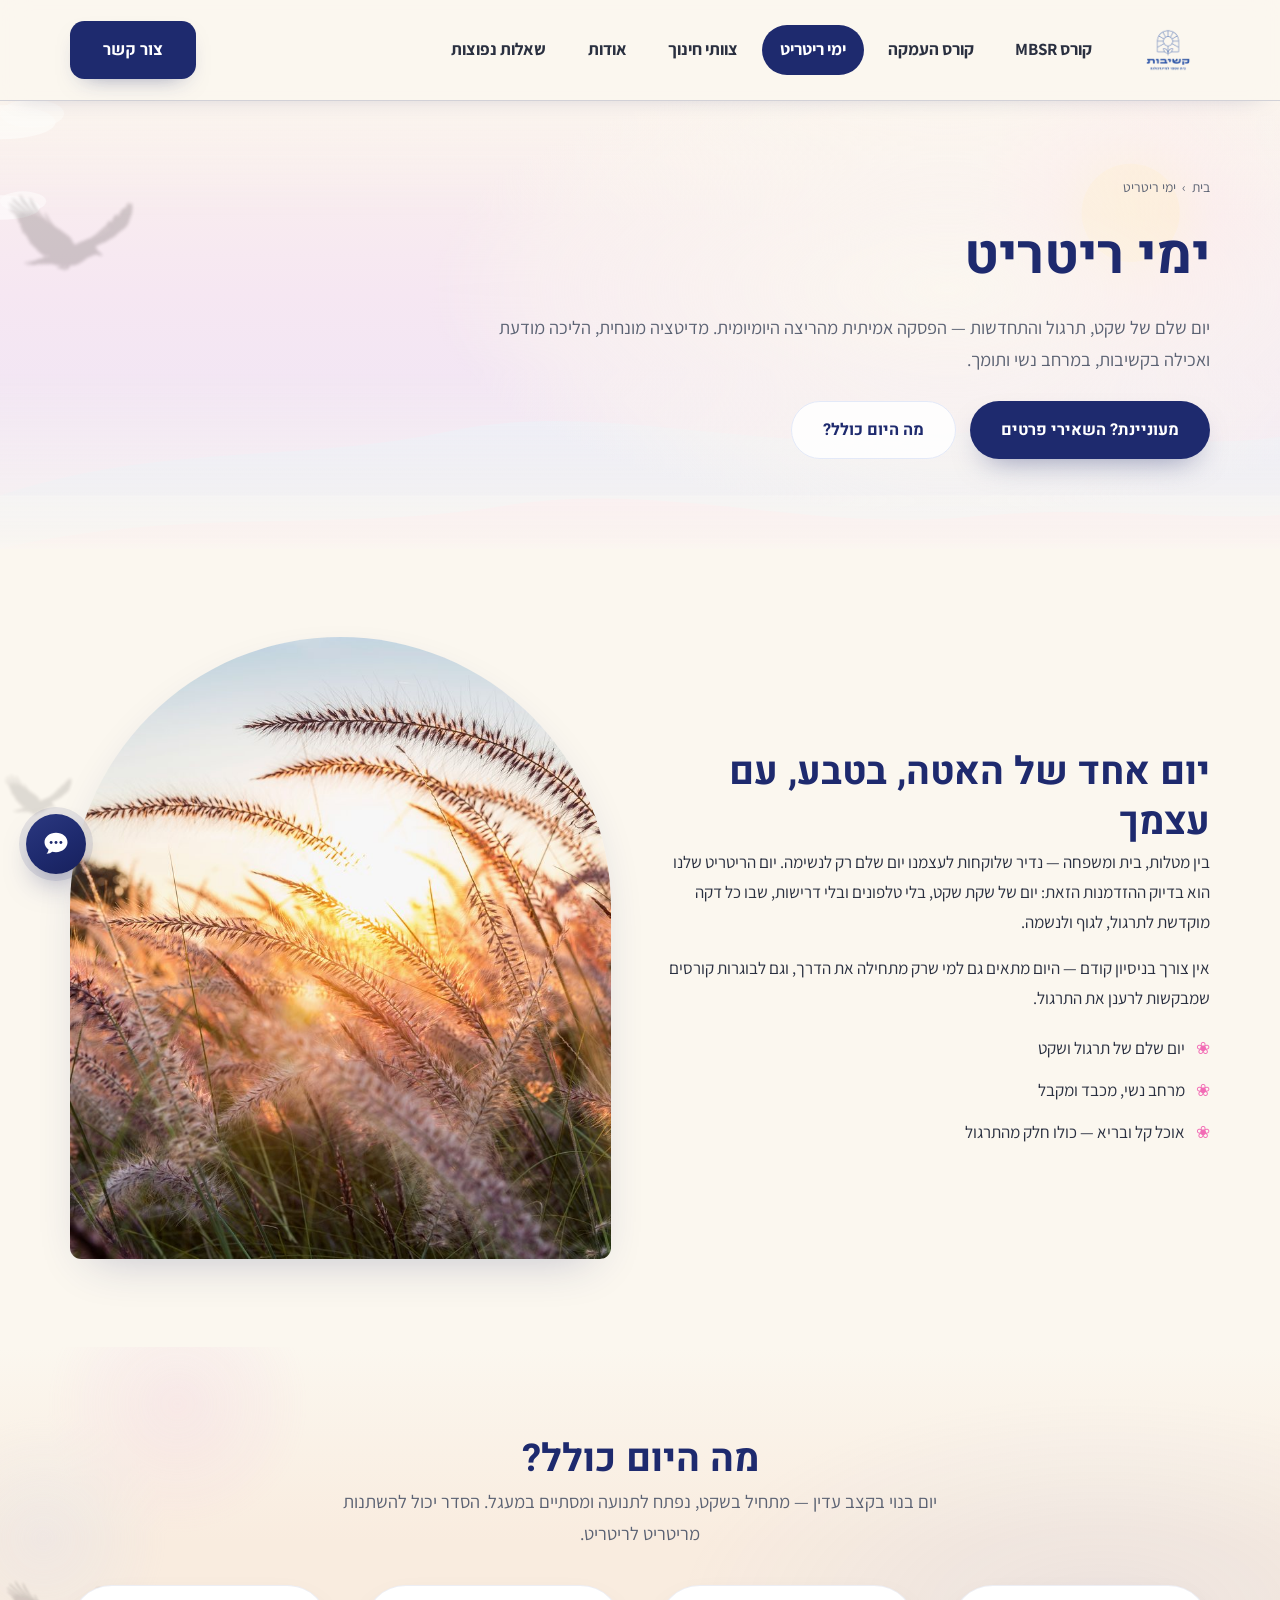
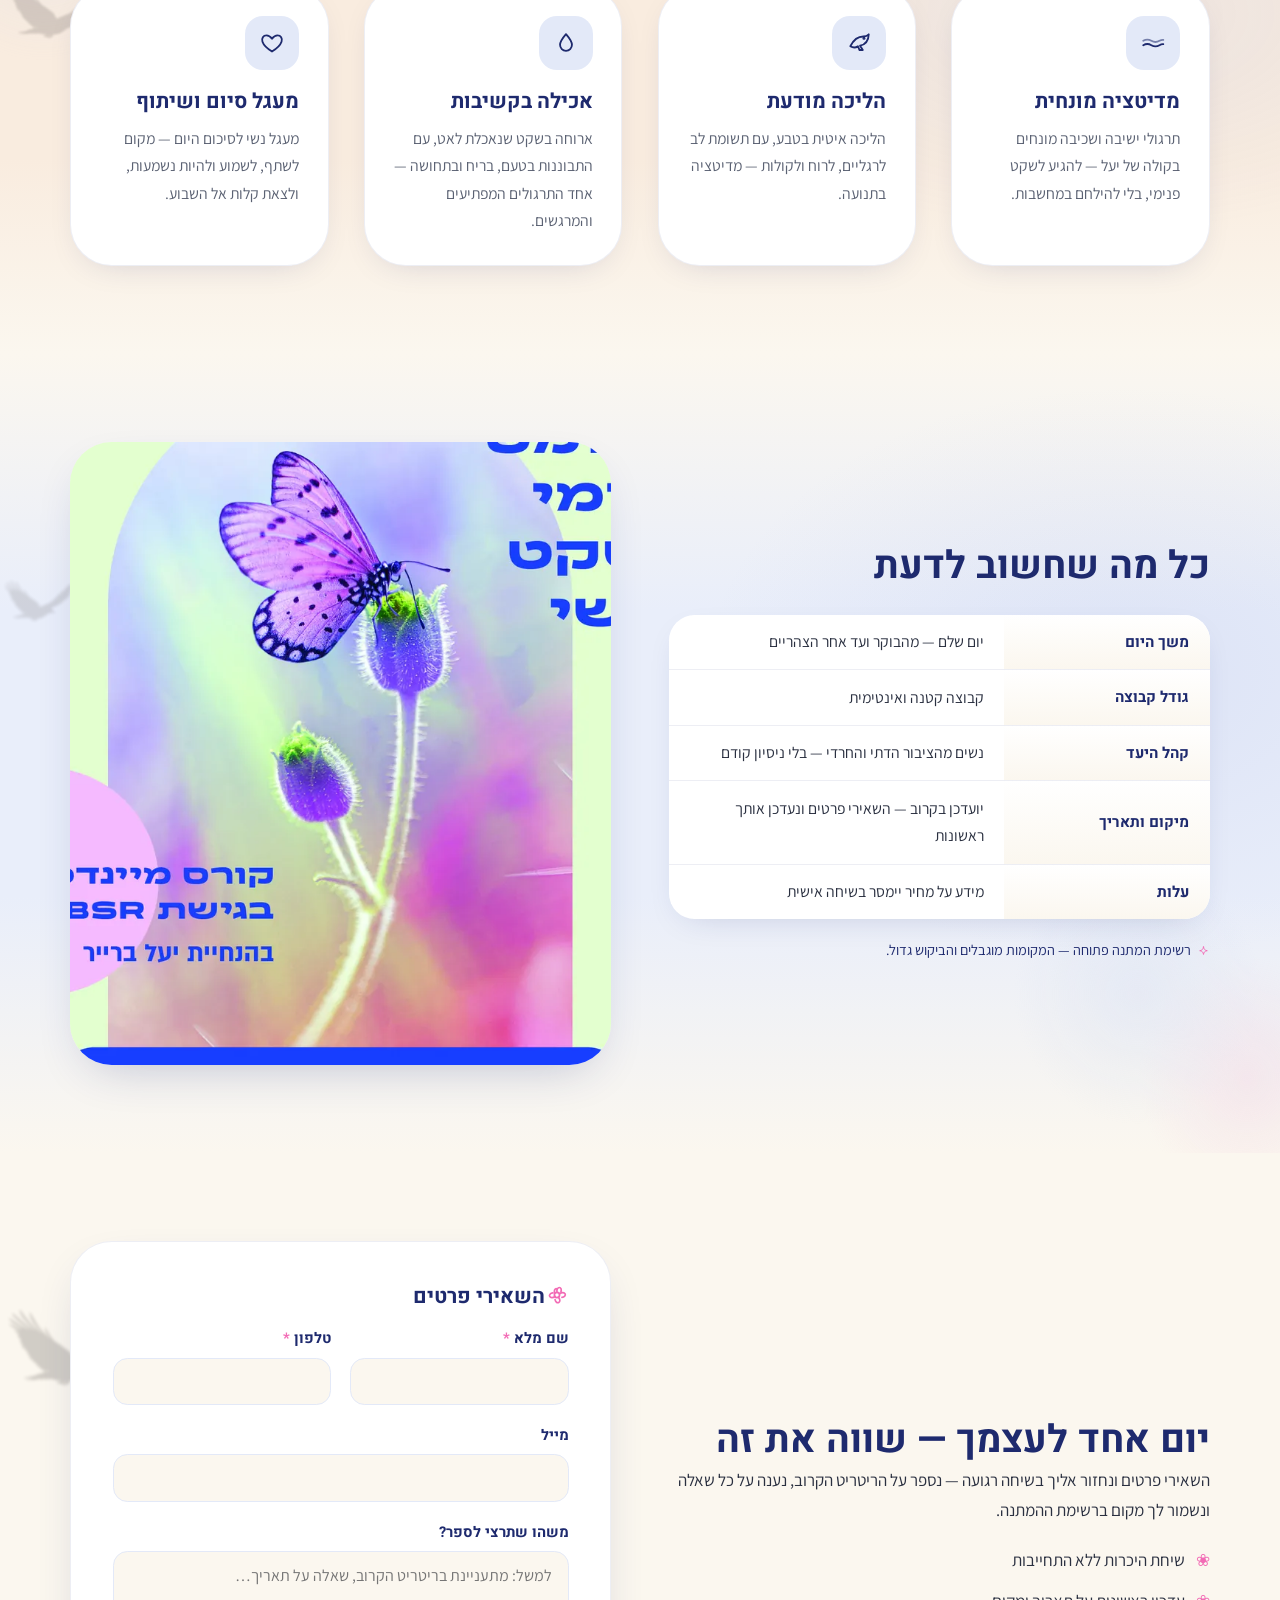
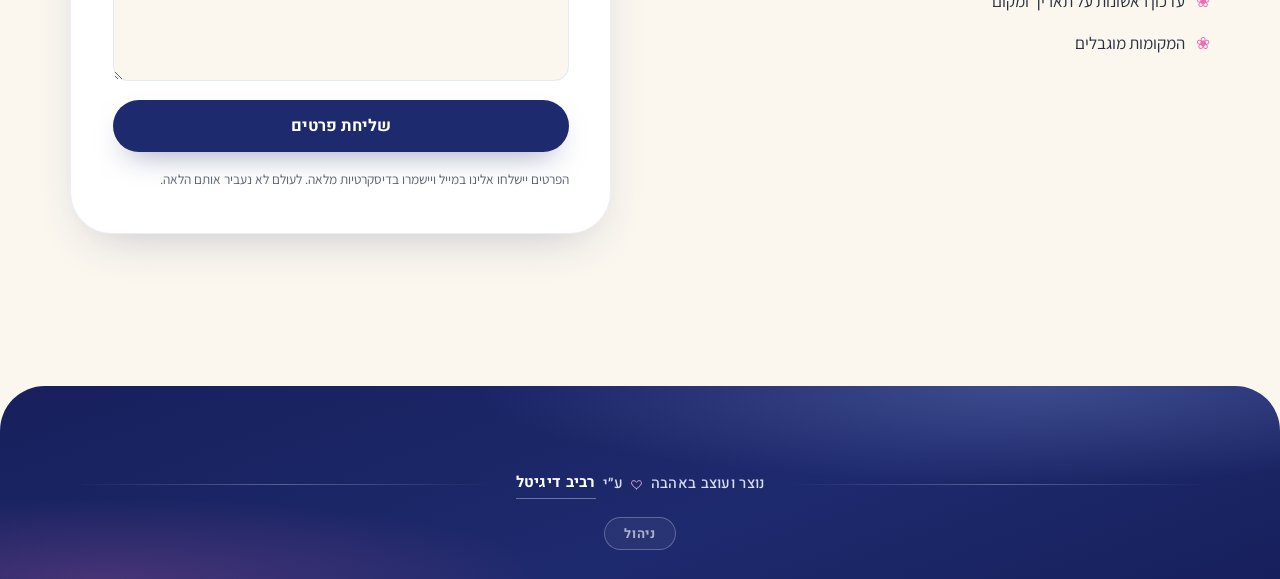
<file: retreat.html>
<!DOCTYPE html>
<html lang="he" dir="rtl">
<head>
  <meta charset="UTF-8">
  <meta name="viewport" content="width=device-width, initial-scale=1.0">
  <title>ימי ריטריט — יום שלם של שקט ותרגול | קשיבות — בית הספר למיינדפולנס לנשים</title>
  <meta name="description" content="יום שלם של שקט, תרגול והתחדשות: מדיטציה מונחית, הליכה מודעת ואכילה בקשיבות — בטבע, במרחב נשי ותומך. השאירי פרטים ונעדכן אותך ראשונות.">
  <meta property="og:title" content="ימי ריטריט | קשיבות">
  <meta property="og:description" content="יום שלם של שקט, תרגול והתחדשות — מדיטציה מונחית, הליכה מודעת ואכילה בקשיבות, בטבע.">
  <meta property="og:image" content="https://shlomoraviv.github.io/kashivut-site/assets/img/og.jpg">
  <meta property="og:url" content="https://shlomoraviv.github.io/kashivut-site/retreat.html">
  <meta property="og:site_name" content="קשיבות — בית הספר למיינדפולנס לנשים">
  <meta property="og:locale" content="he_IL">
  <meta property="og:type" content="website">
  <meta name="twitter:card" content="summary_large_image">
  <link rel="canonical" href="https://shlomoraviv.github.io/kashivut-site/retreat.html">
  <meta name="author" content="יעל ברייר">
  <meta name="robots" content="index, follow">
  <meta name="keywords" content="ריטריט לנשים, יום קשיבות, יום סיילנט, מדיטציה בטבע, מיינדפולנס לדתיות, מיינדפולנס לחרדיות, יעל ברייר, קשיבות">
  <link rel="icon" type="image/png" href="assets/img/favicon-32.png">
  <link rel="apple-touch-icon" href="assets/img/apple-touch-icon.png">
  <link rel="preconnect" href="https://fonts.googleapis.com">
  <link rel="preconnect" href="https://fonts.gstatic.com" crossorigin>
  <link href="https://fonts.googleapis.com/css2?family=Heebo:wght@400;500;700;800&family=Assistant:wght@400;500;600;700&display=swap" rel="stylesheet">
  <script src="assets/js/icons.js" defer></script>
  <script src="assets/js/landscape.js?v=c6" defer></script>
  <link rel="stylesheet" href="assets/css/style.css?v=c40">
  <link rel="stylesheet" href="assets/css/editor.css?v=c10">
  <script type="application/ld+json">
  {
    "@context": "https://schema.org",
    "@type": "Event",
    "name": "יום ריטריט לנשים — קשיבות",
    "description": "יום שלם של שקט, תרגול והתחדשות: מדיטציה מונחית, הליכה מודעת ואכילה בקשיבות — בטבע, במרחב נשי ותומך, בהנחיית יעל ברייר.",
    "inLanguage": "he",
    "eventStatus": "https://schema.org/EventScheduled",
    "eventAttendanceMode": "https://schema.org/OfflineEventAttendanceMode",
    "organizer": {
      "@type": "EducationalOrganization",
      "name": "קשיבות — בית הספר למיינדפולנס לנשים",
      "url": "https://shlomoraviv.github.io/kashivut-site/",
      "email": "kashivut@gmail.com",
      "telephone": "+972555535964"
    },
    "performer": {
      "@type": "Person",
      "name": "יעל ברייר",
      "jobTitle": "מנחת Mindfulness מוסמכת ומנחת MBSR"
    }
  }
  </script>
</head>
<body data-kx-page="retreat.html">

<header class="site-header">
  <div class="container nav-bar">
    <a class="brand" href="index.html" aria-label="קשיבות — לדף הבית">
      <img src="assets/img/logo-192.webp" alt="קשיבות — בית הספר למיינדפולנס לנשים" width="84" height="84">
    </a>
    <nav aria-label="ניווט ראשי">
      <button class="nav-toggle" aria-label="פתיחת תפריט" aria-expanded="false"><span></span></button>
      <ul class="nav-links">
        <li><a href="mbsr.html">קורס MBSR</a></li>
        <li><a href="deepening.html">קורס העמקה</a></li>
        <li><a href="retreat.html">ימי ריטריט</a></li>
        <li><a href="education.html">צוותי חינוך</a></li>
        <li><a href="about.html">אודות</a></li>
        <li><a href="faq.html">שאלות נפוצות</a></li>
        <li class="nav-cta"><a class="btn btn-primary" href="contact.html">צור קשר</a></li>
      </ul>
    </nav>
  </div>
</header>

<main>
  <section class="page-hero bg-pink" data-petals="8">
    <div class="hero-landscape" aria-hidden="true"></div>
    <div class="hero-veil" aria-hidden="true"></div>
    <div class="container">
      <nav class="crumbs" aria-label="ניווט"><a href="index.html">בית</a><span>›</span><span>ימי ריטריט</span></nav>
      <h1>ימי ריטריט</h1>
      <p class="lead">יום שלם של שקט, תרגול והתחדשות — הפסקה אמיתית מהריצה היומיומית. מדיטציה מונחית, הליכה מודעת ואכילה בקשיבות, במרחב נשי ותומך.</p>
      <div class="hero-actions" style="margin-top:1.6rem;">
        <a class="btn btn-primary" href="#register">מעוניינת? השאירי פרטים</a>
        <a class="btn btn-ghost" href="#day">מה היום כולל?</a>
      </div>
    </div>
  </section>

  <section class="section bg-white">
    <div class="container split">
      <div class="reveal">
        <h2>יום אחד של האטה, בטבע, עם עצמך</h2>
        <p>בין מטלות, בית ומשפחה — נדיר שלוקחות לעצמנו יום שלם רק לנשימה. יום הריטריט שלנו הוא בדיוק ההזדמנות הזאת: יום של שקת שקט, בלי טלפונים ובלי דרישות, שבו כל דקה מוקדשת לתרגול, לגוף ולנשמה.</p>
        <p>אין צורך בניסיון קודם — היום מתאים גם למי שרק מתחילה את הדרך, וגם לבוגרות קורסים שמבקשות לרענן את התרגול.</p>
        <ul class="checklist">
          <li>יום שלם של תרגול ושקט</li>
          <li>מרחב נשי, מכבד ומקבל</li>
          <li>אוכל קל ובריא — כולו חלק מהתרגול</li>
        </ul>
      </div>
      <figure class="split-media tall arch reveal d1">
        <img src="assets/img/course-retreat-sunset-arch.jpg" alt="עשבי נוצה זוהרים מול השמש — אווירת ריטריט" loading="lazy" width="800" height="920">
      </figure>
    </div>
  </section>

  <section class="section bg-green" id="day">
    <div class="wash w-a" aria-hidden="true"></div>
    <div class="container">
      <div class="section-head center reveal rv-fade">
        <h2>מה היום כולל?</h2>
        <p class="lead">יום בנוי בקצב עדין — מתחיל בשקט, נפתח לתנועה ומסתיים במעגל. הסדר יכול להשתנות מריטריט לריטריט.</p>
      </div>
      <div class="grid grid-4">
        <div class="card reveal rv-scale"><div class="card-icon" data-ico="calm"></div><h3>מדיטציה מונחית</h3><p>תרגולי ישיבה ושכיבה מונחים בקולה של יעל — להגיע לשקט פנימי, בלי להילחם במחשבות.</p></div>
        <div class="card reveal rv-scale d1"><div class="card-icon" data-ico="bird"></div><h3>הליכה מודעת</h3><p>הליכה איטית בטבע, עם תשומת לב לרגליים, לרוח ולקולות — מדיטציה בתנועה.</p></div>
        <div class="card reveal rv-scale d2"><div class="card-icon" data-ico="drop"></div><h3>אכילה בקשיבות</h3><p>ארוחה בשקט שנאכלת לאט, עם התבוננות בטעם, בריח ובתחושה — אחד התרגולים המפתיעים והמרגשים.</p></div>
        <div class="card reveal rv-scale"><div class="card-icon" data-ico="heart"></div><h3>מעגל סיום ושיתוף</h3><p>מעגל נשי לסיכום היום — מקום לשתף, לשמוע ולהיות נשמעות, ולצאת קלות אל השבוע.</p></div>
      </div>
    </div>
  </section>

  <section class="section bg-lilac">
    <div class="wash w-b" aria-hidden="true"></div>
    <div class="container split">
      <div class="reveal">
        <h2>כל מה שחשוב לדעת</h2>
        <table class="details-table" style="margin-top:1.4rem;">
          <tbody>
            <tr><th>משך היום</th><td>יום שלם — מהבוקר ועד אחר הצהריים</td></tr>
            <tr><th>גודל קבוצה</th><td>קבוצה קטנה ואינטימית</td></tr>
            <tr><th>קהל היעד</th><td>נשים מהציבור הדתי והחרדי — בלי ניסיון קודם</td></tr>
            <tr><th>מיקום ותאריך</th><td>יועדכן בקרוב — השאירי פרטים ונעדכן אותך ראשונות</td></tr>
            <tr><th>עלות</th><td>מידע על מחיר יימסר בשיחה אישית</td></tr>
          </tbody>
        </table>
        <p class="spark-line" style="margin-top:1.1rem;"><span data-ico="spark"></span>רשימת המתנה פתוחה — המקומות מוגבלים והביקוש גדול.</p>
      </div>
      <figure class="split-media tall reveal d1">
        <img src="assets/img/hero-1280.webp" alt="פרפר על פרח" loading="lazy" width="1280" height="844">
      </figure>
    </div>
  </section>

  <!-- Register -->
  <section class="section bg-cream" id="register">
    <div class="container split">
      <div class="reveal">
        <h2>יום אחד לעצמך — שווה את זה</h2>
        <p>השאירי פרטים ונחזור אליך בשיחה רגועה — נספר על הריטריט הקרוב, נענה על כל שאלה ונשמור לך מקום ברשימת ההמתנה.</p>
        <ul class="checklist">
          <li>שיחת היכרות ללא התחייבות</li>
          <li>עדכון ראשונות על תאריך ומקום</li>
          <li>המקומות מוגבלים</li>
        </ul>
      </div>
      <form class="form-card reveal d1" data-formspree method="POST" action="https://formspree.io/f/xkjgppkz" aria-label="טופס הרשמה לימי ריטריט">
        <h3 style="margin-bottom:1rem;"><span data-ico="flower"></span>השאירי פרטים</h3>
        <div class="form-grid">
          <div class="field"><label for="r-name">שם מלא <span class="req">*</span></label><input id="r-name" name="name" required autocomplete="name"></div>
          <div class="field"><label for="r-phone">טלפון <span class="req">*</span></label><input id="r-phone" name="phone" type="tel" required autocomplete="tel" inputmode="tel"></div>
          <div class="field full"><label for="r-email">מייל</label><input id="r-email" name="email" type="email" autocomplete="email"></div>
          <div class="field full"><label for="r-note">משהו שתרצי לספר?</label><textarea id="r-note" name="message" placeholder="למשל: מתעניינת בריטריט הקרוב, שאלה על תאריך…"></textarea></div>
          <input type="hidden" name="course" value="ימי ריטריט">
        </div>
        <button class="btn btn-primary" type="submit" style="margin-top:1.2rem; width:100%;">שליחת פרטים</button>
        <p class="form-status" role="status"></p>
        <p class="form-note">הפרטים יישלחו אלינו במייל ויישמרו בדיסקרטיות מלאה. לעולם לא נעביר אותם הלאה.</p>
      </form>
    </div>
  </section>

</main>

<footer class="site-footer bg-deep">
  <div class="container">
    <div class="footer-credit">
      <span class="fc-line" aria-hidden="true"></span>
      <span class="fc-text">נוצר ועוצב באהבה <span data-ico="heart"></span> ע״י <a href="https://shlomoraviv.github.io/Raviv-Digital/" target="_blank" rel="noopener">רביב דיגיטל</a></span>
      <span class="fc-line" aria-hidden="true"></span>
    </div>
  </div>
</footer>

<script src="assets/js/site.js?v=c35"></script>
<script src="assets/js/editor.js?v=c10"></script>
</body>
</html>
</file>
<file: assets/css/style.css>
/* ============================================================
   קשיבות — בית הספר למיינדפולנס לנשים
   Design system: warm, botanical, feminine, professional.
   Palette pulled from brand assets.
   ============================================================ */

:root {
  /* Brand colors (sampled from logo + banner) */
  /* צבע המותג היחיד — כל הכחולים באתר נגזרים ממנו */
  --blue: #1e2a6e;
  --blue-deep: #17205c;
  --blue-ink: #1e2a6e;
  --ink: #2a3040;
  --muted: #5b6273;
  /* פלטת 3 צבעי יסוד: כחול כהה, ורוד, שמנת. הווריאציות הן גוונים שקופים של השלושה בלבד */
  --lilac: #8fa1de;          /* כחול רך — גוון של הכחול */
  --lilac-soft: #e3e9f8;     /* שמנת-כחול בהיר */
  --pink: #f2b7dc;
  --pink-soft: #fbe3f2;
  --pink-petal: #f7cfe6;
  --pink-hot: #f26bb5;
  --green: #e8b7cf;          /* ורוד מעושן (החלפת הירוק) */
  --green-soft: #faeee0;     /* שמנת חמימה */
  --green-bright: #cdd8f3;   /* כחול בהיר */
  --cream: #fbf7ef;
  --white: #ffffff;

  --radius-lg: 2.6rem;
  --radius-md: 1.6rem;
  --radius-sm: .9rem;

  --shadow-soft: 0 18px 50px -22px rgba(30, 42, 110, .3);
  --shadow-card: 0 10px 34px -18px rgba(30, 42, 110, .25);

  --font-head: "Heebo", "Assistant", sans-serif;
  --font-body: "Assistant", "Heebo", sans-serif;

  --container: 1140px;
  --nav-h: 100px;
}

* { margin: 0; padding: 0; box-sizing: border-box; }

html {
  scroll-behavior: smooth;
  scroll-padding-top: calc(var(--nav-h) + 12px);
}

body {
  font-family: var(--font-body);
  color: var(--ink);
  background: var(--cream);
  line-height: 1.75;
  font-size: 1.0625rem;
  overflow-x: hidden;
  -webkit-font-smoothing: antialiased;
}

img { max-width: 100%; display: block; }

h1, h2, h3, h4 {
  font-family: var(--font-head);
  color: var(--blue-ink);
  line-height: 1.3;
  font-weight: 700;
}

h1 { font-size: clamp(2.1rem, 5.4vw, 3.4rem); }
h2 { font-size: clamp(1.65rem, 3.6vw, 2.4rem); }
h3 { font-size: 1.3rem; }

p { margin-bottom: 1em; }
p:last-child { margin-bottom: 0; }

a { color: var(--blue); text-decoration: none; transition: color .25s ease; }
a:hover { color: var(--pink-hot); }

ul.plain { list-style: none; }
ul.plain li { position: relative; padding-right: 1.7em; margin-bottom: .55em; }
ul.plain li::before {
  content: "❀";
  position: absolute; right: 0; top: 0;
  color: var(--pink-hot);
  font-size: .95em;
}

.container {
  width: min(var(--container), calc(100% - 2.5rem));
  margin-inline: auto;
  position: relative;
  z-index: 2;
}

.section { padding: clamp(3.2rem, 7vw, 5.5rem) 0; position: relative; overflow: hidden; }
.section-head { max-width: 640px; margin-bottom: 2.2rem; }
.section-head.center { margin-inline: auto; text-align: center; }

.lead { font-size: 1.15rem; color: var(--muted); }
.section.on-dark .lead { color: #e8ecff; }

/* משפט קצר מתחת לכותרת המקטע — טקסט פתוח, בלי מלבן */
.head-note {
  display: block;
  max-width: 32em;
  margin: 1.5rem auto 0;
  color: var(--blue-ink);
  font-family: var(--font-head);
  font-weight: 600;
  font-size: 1.08rem;
  line-height: 1.7;
}

/* ---------------- Buttons ---------------- */
.btn {
  display: inline-flex; align-items: center; justify-content: center; gap: .55em;
  font-family: var(--font-head);
  font-weight: 700; font-size: 1.02rem;
  padding: .85em 1.9em;
  border-radius: 999px;
  border: none; cursor: pointer;
  transition: transform .3s ease, box-shadow .3s ease, background .3s ease, color .3s ease;
}
.btn-primary {
  background: var(--blue);
  color: #fff;
  box-shadow: 0 14px 30px -14px rgba(30, 42, 110, .5);
}
.btn-primary:hover { background: var(--blue-deep); color: #fff; transform: translateY(-2px); }
.btn-ghost {
  background: rgba(255, 255, 255, .82);
  color: var(--blue-ink);
  border: 1.5px solid var(--lilac-soft);
}
.btn-ghost:hover { border-color: var(--pink); color: var(--blue-ink); transform: translateY(-2px); }
/* כפתור מסגרת שקופה — רקע שקוף עם מסגרת כחולה עדינה (כרטיסי הקורסים) */
.btn-frame {
  background: transparent;
  color: var(--blue-ink);
  border: 1.5px solid rgba(30, 42, 110, .22);
}
.btn-frame:hover {
  background: rgba(30, 42, 110, .06);
  border-color: rgba(30, 42, 110, .42);
  color: var(--blue-ink);
  transform: translateY(-2px);
}
.btn-white { background: #fff; color: var(--blue-ink); }
.btn-white:hover { transform: translateY(-2px); color: var(--blue-deep); }
.btn-outline-light {
  background: transparent; color: #fff;
  border: 1.5px solid rgba(255, 255, 255, .65);
}
.btn-outline-light:hover { background: rgba(255, 255, 255, .12); color: #fff; }

/* ---------------- Header / Nav ---------------- */
.site-header {
  position: sticky; top: 0; z-index: 50;
  background: rgba(251, 247, 239, .9);
  backdrop-filter: blur(14px);
  -webkit-backdrop-filter: blur(14px);
  border-bottom: 1px solid rgba(30, 42, 110, .18);
  box-shadow: 0 10px 26px -20px rgba(30, 42, 110, .35);
}
.nav-bar {
  height: var(--nav-h);
  display: flex; align-items: center; justify-content: space-between; gap: 1rem;
}
/* הניווט תופס את כל הרוחב הפנוי — הקישורים צמודים ללוגו מימין, כפתור "צור קשר" נדחק לקצה השמאלי */
.nav-bar > nav { flex: 1; }
/* הלוגו בלבד — בלי טקסט — והוא משמש כקישור לדף הבית */
.brand { display: flex; align-items: center; }
.brand img { width: 84px; height: 84px; object-fit: contain; transition: transform .25s ease; }
.brand:hover img { transform: scale(1.05); }

.nav-links { display: flex; align-items: center; gap: .35rem; list-style: none; width: 100%; }
.nav-links a {
  display: block; padding: .6em 1.05em;
  font-weight: 700; font-size: 1.07rem;
  color: var(--ink);
  border-radius: 999px;
  transition: background .25s ease, color .25s ease;
}
.nav-links a:hover { background: var(--pink-soft); color: var(--blue-ink); }
.nav-links a.active { background: var(--blue); color: #fff; }
.nav-cta { margin-inline-start: auto; }
/* כפתור צור קשר — פינה מעוגלת קלות במקום גלולה מלאה */
.nav-cta .btn { border-radius: var(--radius-sm); padding: .85em 1.95em; font-size: 1.05rem; }
/* "צור קשר" — תמיד בכחול הכהה של האתר עם כיתוב לבן, גם במעבר עכבר */
.nav-cta .btn-primary, .nav-cta .btn-primary:hover {
  background: var(--blue);
  color: #fff;
}
.nav-cta .btn-primary { box-shadow: 0 10px 24px -14px rgba(30, 42, 110, .55); }
.nav-cta .btn-primary:hover { box-shadow: 0 16px 28px -14px rgba(30, 42, 110, .6); }

.nav-toggle {
  display: none;
  background: none; border: none; cursor: pointer;
  width: 44px; height: 44px;
  border-radius: 12px;
  position: relative;
}
.nav-toggle span, .nav-toggle span::before, .nav-toggle span::after {
  content: ""; position: absolute; right: 10px; left: 10px; height: 2.5px;
  background: var(--blue-ink); border-radius: 2px;
  transition: transform .3s ease, opacity .3s ease;
}
.nav-toggle span { top: 50%; margin-top: -1.25px; }
.nav-toggle span::before { top: -8px; }
.nav-toggle span::after { top: 8px; }
.nav-toggle.open span { background: transparent; }
.nav-toggle.open span::before { transform: translateY(8px) rotate(45deg); }
.nav-toggle.open span::after { transform: translateY(-8px) rotate(-45deg); }

/* ---------------- Hero ---------------- */
.hero {
  position: relative;
  padding: clamp(3.4rem, 8vw, 6.5rem) 0 clamp(3.8rem, 8vw, 6.8rem);
  background:
    radial-gradient(58% 68% at 82% 12%, rgba(185, 167, 230, .35), transparent 70%),
    radial-gradient(50% 60% at 10% 90%, rgba(242, 183, 220, .4), transparent 70%),
    linear-gradient(160deg, #f9f1e3 0%, #fdeef7 55%, #f3f0fd 100%);
  overflow: hidden;
}
.hero-inner {
  display: grid;
  grid-template-columns: 1.08fr .92fr;
  gap: clamp(2rem, 5vw, 4.2rem);
  align-items: center;
}
.hero h1 { margin-bottom: .6em; }
.hero h1 em { font-style: normal; color: var(--pink-hot); }
.hero .lead { margin-bottom: 1.8em; max-width: 34em; }
.hero-actions { display: flex; flex-wrap: wrap; gap: .9rem; margin-bottom: 1.6rem; }


.hero-visual { position: relative; z-index: 2; }
.hero-arch {
  border-radius: 999px 999px var(--radius-lg) var(--radius-lg);
  overflow: hidden;
  box-shadow: var(--shadow-soft);
  position: relative;
  z-index: 2;
}
.hero-arch { aspect-ratio: 4 / 4.6; }
.hero-arch img { width: 100%; height: 100%; object-fit: cover; }
.hero-arch::after {
  content: ""; position: absolute; inset: 0;
  background: linear-gradient(180deg, rgba(255,255,255,0) 78%, rgba(251,247,239,.28) 100%);
}
/* מסגרת זכוכית עדינה סביב החלון החד */
.hero-arch::before {
  content: ""; position: absolute; inset: 0; z-index: 3;
  border-radius: inherit;
  box-shadow: inset 0 0 0 1px rgba(255,255,255,.42), inset 0 2px 18px rgba(255,255,255,.28);
  pointer-events: none;
}

/* ---------------- Cards ---------------- */
.grid { display: grid; gap: 2.2rem; }
.grid-2 { grid-template-columns: repeat(2, 1fr); }
.grid-3 { grid-template-columns: repeat(3, 1fr); }
.grid-4 { grid-template-columns: repeat(4, 1fr); }
/* מרווח נדיב במיוחד בין כרטיסי הקורסים בעמוד הבית */
#courses .grid { gap: 2.8rem; }

.card {
  background: #fff;
  border-radius: var(--radius-lg);
  padding: 1.9rem 1.8rem;
  box-shadow: var(--shadow-card);
  border: 1px solid rgba(30, 42, 110, .08);
  position: relative;
  overflow: hidden;
  transition: transform .35s ease, box-shadow .35s ease;
}
.card:hover { transform: translateY(-4px); box-shadow: var(--shadow-soft); }

/* אנימציית hover אחידה לכל כרטיסי "למה קשיבות?" — אותה תנועה בכל כרטיס */
.hx-pop { transition: transform .45s cubic-bezier(.34,1.56,.64,1), box-shadow .45s ease; }
.hx-pop:hover {
  transform: translateY(-10px) scale(1.02);
  box-shadow: 0 24px 46px -16px rgba(30, 42, 110, .3);
}
/* כתם ורוד מתרחב מן המרכז */
.hx-pop::before {
  content: ""; position: absolute; inset: 0;
  background: radial-gradient(circle at 50% 68%, rgba(242,183,220,.5), transparent 62%);
  opacity: 0; transition: opacity .5s ease;
  pointer-events: none;
}
.hx-pop:hover::before { opacity: 1; }
/* האייקון קופץ בעדינות */
.hx-pop:hover .card-icon { animation: hxBounce .9s cubic-bezier(.28,.84,.42,1) infinite; }
@keyframes hxBounce { 0%, 100% { transform: translateY(0); } 50% { transform: translateY(-9px); } }
.card .card-icon {
  width: 54px; height: 54px;
  display: grid; place-items: center;
  font-size: 1.5rem;
  border-radius: 18px;
  margin-bottom: 1.1rem;
  background: var(--lilac-soft);
}
.card h3 { margin-bottom: .5em; }
.card p { color: var(--muted); font-size: .98rem; }

.card.tint-pink { background: linear-gradient(165deg, #fff 55%, var(--pink-soft)); }
.card.tint-lilac { background: linear-gradient(165deg, #fff 55%, var(--lilac-soft)); }
.card.tint-green { background: linear-gradient(165deg, #fff 55%, var(--green-soft)); }

/* Course cards */
.course-card {
  display: flex; flex-direction: column;
  background: #fff;
  border-radius: var(--radius-lg);
  overflow: hidden;
  box-shadow: var(--shadow-card);
  border: 1px solid rgba(30, 42, 110, .08);
  transition: transform .35s ease, box-shadow .35s ease;
}
.course-card:hover { transform: translateY(-5px); box-shadow: var(--shadow-soft); }
.course-media { position: relative; aspect-ratio: 16 / 9.4; overflow: hidden; }
.course-media img { width: 100%; height: 100%; object-fit: cover; transition: transform 6s ease; }
.course-card:hover .course-media img { transform: scale(1.06); }
/* כרטיס לחיץ: כל הכרטיס לחיץ — תחושת לחיצה פיזית בלחיצה ומסגרת מיקוד בניווט מקלדת */
.course-card-link { cursor: pointer; -webkit-tap-highlight-color: transparent; }
.course-card-link:active { transform: translateY(1px) scale(.975); box-shadow: var(--shadow-card); transition-duration: .09s; }
.course-card-link:focus-visible { outline: 3px solid var(--pink-hot); outline-offset: 3px; }
.course-body { padding: 2.05rem 1.7rem 1.8rem; display: flex; flex-direction: column; flex: 1; }
.course-body h3 { font-size: 1.35rem; margin-bottom: .4em; }
.course-body > p { color: var(--muted); font-size: .97rem; margin-bottom: 1em; }
/* כותרת משנה בכרטיס קורס — שורת פתיחה קטנה מתחת לכותרת */
.course-body > p.course-sub {
  color: var(--blue-ink);
  font-family: var(--font-head);
  font-weight: 600;
  font-size: 1.03rem;
  margin: -.15em 0 .8em;
}
/* טקסט תיאור בתוך כרטיס הקורס — בלי מלבן */
.course-note {
  margin: 0 0 1.1em;
  color: var(--blue-ink);
  font-size: .95rem;
  line-height: 1.65;
}
/* תווית קטנה ועדינה מעל תמונת הכרטיס */
.course-badge {
  position: absolute;
  top: .85rem;
  inset-inline-start: .85rem;
  z-index: 2;
  padding: .32em .85em;
  border-radius: 999px;
  background: rgba(251, 247, 239, .93);
  color: var(--blue-ink);
  font-family: var(--font-head);
  font-weight: 600;
  font-size: .8rem;
  letter-spacing: .01em;
  box-shadow: 0 8px 18px -10px rgba(23, 32, 92, .55);
}
.course-meta { list-style: none; margin: 0 0 1.4em; display: grid; gap: .35em; }
.course-meta li { display: flex; gap: .5em; align-items: baseline; font-size: .93rem; color: var(--ink); }
.course-meta li::before { content: "✿"; color: var(--pink-hot); font-size: .8em; }
.course-body .btn { margin-top: auto; }

/* ---------------- Backgrounds (variety between sections) ---------------- */
.bg-cream { background: var(--cream); }
.bg-white { background: var(--cream); }
/* כל רקע בהיר נפתח ונסגר בשמנת — כך כל שני אזורים נפגשים באותו צבע והמעבר חלק */
.bg-green {
  background:
    radial-gradient(46% 50% at 86% 44%, rgba(143, 161, 222, .13), transparent 72%),
    linear-gradient(180deg, #fbf7ef 0%, #f9ecdf 32%, #f9ecdf 68%, #fbf7ef 100%);
}
.bg-pink {
  background:
    radial-gradient(46% 50% at 12% 50%, rgba(242, 107, 181, .13), transparent 72%),
    linear-gradient(180deg, #fbf7ef 0%, #fbe3f2 32%, #fbe3f2 68%, #fbf7ef 100%);
}
.bg-lilac {
  background:
    radial-gradient(46% 50% at 88% 40%, rgba(143, 161, 222, .14), transparent 72%),
    linear-gradient(180deg, #fbf7ef 0%, #e9eefa 32%, #e9eefa 68%, #fbf7ef 100%);
}
.bg-deep {
  background:
    radial-gradient(60% 70% at 80% 0%, rgba(143, 161, 222, .28), transparent 72%),
    radial-gradient(50% 60% at 8% 100%, rgba(242, 107, 181, .2), transparent 70%),
    linear-gradient(160deg, var(--blue-deep) 0%, var(--blue-ink) 60%, #17205c 100%);
  color: #eef1ff;
}
.bg-deep h2, .bg-deep h3 { color: #fff; }
.bg-deep p { color: #dde4ff; }

/* Washes: soft floating color-blur textures (פלטה בלבד) */
.wash {
  position: absolute; z-index: 0; pointer-events: none;
  background-size: cover; background-position: center;
  opacity: .5;
  border-radius: 40% 60% 55% 45% / 50% 45% 55% 50%;
  filter: saturate(.9);
  animation: washFloat 34s ease-in-out infinite alternate;
  will-change: transform;
}
.wash.w-a {
  background:
    radial-gradient(closest-side at 62% 38%, rgba(242,183,220,.5), transparent 72%),
    radial-gradient(closest-side at 34% 66%, rgba(205,216,243,.55), transparent 76%);
}
.wash.w-b {
  background:
    radial-gradient(closest-side at 40% 42%, rgba(205,216,243,.55), transparent 74%),
    radial-gradient(closest-side at 66% 62%, rgba(242,183,220,.45), transparent 76%);
}
.wash.w-a { width: 480px; height: 480px; top: -160px; inset-inline-end: -120px; opacity: .38; }
.wash.w-b { width: 420px; height: 420px; bottom: -140px; inset-inline-start: -110px; animation-duration: 44s; }
@keyframes washFloat {
  from { transform: translate3d(0, 0, 0) rotate(0deg); }
  to { transform: translate3d(2.5%, 3.5%, 0) rotate(4deg); }
}

/* ---------------- Quote strip ---------------- */
.quote-strip {
  position: relative;
  text-align: center;
  padding: clamp(2.6rem, 6vw, 4rem) 0;
  overflow: hidden;
}
.quote-strip > .container { position: relative; z-index: 1; }

.quote-strip blockquote {
  font-family: var(--font-head);
  font-size: clamp(1.3rem, 2.8vw, 1.85rem);
  font-weight: 600;
  color: var(--blue-ink);
  max-width: 22em;
  margin-inline: auto;
  position: relative; z-index: 2;
}
.quote-strip cite {
  display: block; margin-top: .9em;
  font-style: normal; font-size: .95rem; color: var(--muted);
}

/* ---------------- Testimonials ---------------- */
.testimonial {
  background: rgba(255, 255, 255, .92);
  border-radius: var(--radius-lg);
  padding: 1.7rem 1.7rem 1.5rem;
  box-shadow: var(--shadow-card);
  display: flex; flex-direction: column; gap: 1rem;
  position: relative;
}
.testimonial::before {
  content: "”";
  position: absolute; top: -6px; inset-inline-end: 22px;
  font-family: var(--font-head);
  font-size: 4.6rem; line-height: 1;
  color: var(--pink-petal);
}
.testimonial p { color: var(--ink); font-size: .99rem; }
.testimonial footer { display: flex; align-items: center; gap: .7em; }
.testimonial .avatar {
  width: 42px; height: 42px; border-radius: 50%;
  display: grid; place-items: center;
  background: var(--lilac-soft);
  color: var(--blue-ink); font-weight: 800; font-family: var(--font-head);
}
.testimonial .who { font-size: .88rem; color: var(--muted); line-height: 1.45; }
.testimonial .who b { display: block; color: var(--blue-ink); font-size: .95rem; }

/* ---------------- Steps ---------------- */
.steps { counter-reset: step; }
.step {
  position: relative;
  background: rgba(255, 255, 255, .9);
  border-radius: var(--radius-md);
  padding: 1.5rem 1.4rem 1.4rem;
  box-shadow: var(--shadow-card);
}
.step::before {
  counter-increment: step;
  content: counter(step);
  display: grid; place-items: center;
  width: 42px; height: 42px;
  border-radius: 50%;
  background: var(--blue);
  color: #fff; font-weight: 800; font-family: var(--font-head);
  margin-bottom: .9rem;
}
.step h3 { font-size: 1.12rem; margin-bottom: .4em; }
.step p { font-size: .95rem; color: var(--muted); }

/* ---------------- Accordion (FAQ) ---------------- */
.faq-list { display: grid; gap: .9rem; max-width: 820px; margin-inline: auto; }
.faq-item {
  background: #fff;
  border-radius: var(--radius-md);
  box-shadow: var(--shadow-card);
  overflow: hidden;
  border: 1px solid rgba(30, 42, 110, .07);
}
.faq-item summary {
  list-style: none; cursor: pointer;
  display: flex; justify-content: space-between; align-items: center; gap: 1rem;
  padding: 1.1rem 1.5rem;
  font-family: var(--font-head); font-weight: 700; font-size: 1.06rem;
  color: var(--blue-ink);
}
.faq-item summary::-webkit-details-marker { display: none; }
.faq-item summary::after {
  content: "+";
  font-size: 1.5rem; font-weight: 400;
  color: var(--pink-hot);
  transition: transform .3s ease;
  flex-shrink: 0;
}
.faq-item[open] summary::after { transform: rotate(45deg); }
.faq-item .faq-body { padding: 0 1.5rem 1.3rem; color: var(--muted); }

/* ---------------- Page hero (inner pages) ---------------- */
.page-hero {
  position: relative;
  padding: clamp(2.8rem, 6vw, 4.6rem) 0 clamp(2.6rem, 5vw, 4rem);
  overflow: hidden;
}
.page-hero h1 { margin-bottom: .35em; }
.page-hero .lead { max-width: 40em; }
.crumbs { font-size: .86rem; color: var(--muted); margin-bottom: 1.4rem; display: flex; gap: .45em; flex-wrap: wrap; }
.crumbs a { color: var(--muted); }
.crumbs a:hover { color: var(--blue); }

/* ---------------- Feature split ---------------- */
.split {
  display: grid;
  grid-template-columns: 1fr 1fr;
  gap: clamp(1.8rem, 4.5vw, 4rem);
  align-items: center;
}
.split-media {
  border-radius: var(--radius-lg);
  overflow: hidden;
  box-shadow: var(--shadow-soft);
  position: relative;
}
.split-media img { width: 100%; height: 100%; object-fit: cover; }
.split-media.tall { aspect-ratio: 4 / 4.6; }
.split-media.arch { border-radius: 999px 999px var(--radius-lg) var(--radius-lg); }

.checklist { list-style: none; display: grid; gap: .7em; margin-top: 1.2em; }
.checklist li { display: flex; gap: .65em; align-items: baseline; }
.checklist li::before { content: "❀"; color: var(--pink-hot); }

/* ---------------- Table (course details) ---------------- */
.details-table {
  width: 100%;
  border-collapse: separate; border-spacing: 0;
  background: #fff;
  border-radius: var(--radius-md);
  overflow: hidden;
  box-shadow: var(--shadow-card);
  font-size: .98rem;
}
.details-table th, .details-table td {
  padding: .85rem 1.3rem;
  text-align: right;
  border-bottom: 1px solid rgba(30, 42, 110, .08);
}
.details-table tr:last-child th, .details-table tr:last-child td { border-bottom: none; }
.details-table th {
  width: 38%;
  font-family: var(--font-head);
  color: var(--blue-ink);
  background: linear-gradient(180deg, #fff, var(--cream));
  font-size: .95rem;
}

/* ---------------- CTA band ---------------- */
.cta-band {
  position: relative;
  border-radius: var(--radius-lg);
  padding: clamp(2rem, 5vw, 3.4rem);
  text-align: center;
  overflow: hidden;
}
.cta-band h2 { margin-bottom: .4em; }
.cta-band p { max-width: 34em; margin-inline: auto; margin-bottom: 1.6em; }

/* ---------------- Forms ---------------- */
.form-card {
  background: #fff;
  border-radius: var(--radius-lg);
  box-shadow: var(--shadow-soft);
  padding: clamp(1.6rem, 4vw, 2.6rem);
  border: 1px solid rgba(30, 42, 110, .08);
  position: relative; z-index: 2;
}
.form-grid { display: grid; grid-template-columns: 1fr 1fr; gap: 1.1rem 1.2rem; }
.field { display: flex; flex-direction: column; gap: .35rem; }
.field.full { grid-column: 1 / -1; }
.field label { font-weight: 700; font-size: .92rem; color: var(--blue-ink); font-family: var(--font-head); }
.field label .req { color: var(--pink-hot); }
.field input, .field select, .field textarea {
  font-family: var(--font-body);
  font-size: 1rem;
  color: var(--ink);
  padding: .78em 1em;
  border-radius: var(--radius-sm);
  border: 1.5px solid var(--lilac-soft);
  background: var(--cream);
  transition: border-color .25s ease, box-shadow .25s ease, background .25s ease;
  width: 100%;
}
.field textarea { min-height: 130px; resize: vertical; }
.field input:focus, .field select:focus, .field textarea:focus {
  outline: none;
  border-color: var(--lilac);
  background: #fff;
  box-shadow: 0 0 0 4px rgba(143, 161, 222, .25);
}
.form-note { font-size: .84rem; color: var(--muted); margin-top: 1rem; }
.form-status {
  display: none;
  margin-top: 1.1rem;
  padding: .9em 1.2em;
  border-radius: var(--radius-sm);
  font-weight: 600; font-size: .95rem;
}
.form-status.ok { display: block; background: var(--green-soft); color: var(--blue-ink); border: 1px solid #c9d4f2; }
.form-status.err { display: block; background: var(--pink-soft); color: #8f2059; border: 1px solid #f3c1de; }

/* ---------------- Contact layout ---------------- */
.contact-grid {
  display: grid;
  grid-template-columns: .9fr 1.1fr;
  gap: clamp(1.6rem, 4vw, 3.4rem);
  align-items: start;
}
.contact-side .card { margin-bottom: 1.2rem; }
.contact-line { display: flex; gap: .8em; align-items: center; font-weight: 600; color: var(--blue-ink); }
.contact-line .ico {
  width: 44px; height: 44px; flex-shrink: 0;
  display: grid; place-items: center;
  background: var(--lilac-soft); border-radius: 14px; font-size: 1.2rem;
}
.contact-line a { direction: ltr; unicode-bidi: embed; }

/* ---------------- Footer ---------------- */
.site-footer {
  position: relative;
  margin-top: 4rem;
  border-radius: 2.8rem 2.8rem 0 0;
  padding: clamp(2.4rem, 5vw, 3.6rem) 0 1.6rem;
  color: #dfe6ff;
  overflow: hidden;
}
.site-footer .container { position: relative; z-index: 2; }
.footer-grid {
  display: grid;
  grid-template-columns: 1.2fr 1fr 1fr;
  gap: 2rem;
  padding-bottom: 2rem;
  border-bottom: 1px solid rgba(255, 255, 255, .16);
}
.site-footer h4 { color: #fff; font-size: 1.02rem; margin-bottom: .9em; }
.site-footer ul { list-style: none; display: grid; gap: .45em; }
.site-footer a { color: #dfe6ff; font-size: .95rem; }
.site-footer a:hover { color: #fff; }
.footer-brand img { width: 58px; height: 58px; margin-bottom: .8rem; }
.footer-brand p { color: #c9d3f5; font-size: .93rem; max-width: 30em; }
.footer-credit {
  display: flex; align-items: center; gap: 1.4rem;
  padding-top: 1.6rem;
}
.fc-line {
  flex: 1; height: 1px;
  background: linear-gradient(90deg, transparent, rgba(255, 255, 255, .28), transparent);
}
.fc-text {
  display: inline-flex; align-items: center; gap: .5em;
  font-family: var(--font-head);
  font-size: .92rem; font-weight: 500;
  letter-spacing: .02em;
  color: rgba(233, 238, 255, .92);
  white-space: nowrap;
}
.fc-text .ico { width: 13px; height: 13px; color: var(--pink); }
.fc-text a {
  color: #fff; font-weight: 700;
  padding-bottom: 2px;
  border-bottom: 1px solid rgba(255, 255, 255, .35);
  transition: border-color .25s ease, color .25s ease;
}
.fc-text a:hover { color: var(--pink-petal); border-color: var(--pink-petal); }
@media (max-width: 560px) {
  .footer-credit { gap: .9rem; }
  .fc-text { font-size: .82rem; white-space: normal; text-align: center; }
}

/* ---------------- Gentle scroll reveal ---------------- */
.reveal {
  opacity: 0;
  transform: translate3d(0, 26px, 0);
  transition: opacity 1.2s cubic-bezier(.22,.61,.36,1), transform 1.2s cubic-bezier(.22,.61,.36,1);
}
.reveal.in { opacity: 1; transform: none; }
.reveal.d1 { transition-delay: .12s; }
.reveal.d2 { transition-delay: .24s; }
.reveal.d3 { transition-delay: .36s; }

/* ---------------- שמיים: ציפורים וצללי ציפורים ---------------- */
.birds { position: absolute; inset: 0; overflow: hidden; pointer-events: none; z-index: 1; }
.section-bird-layer { z-index: 1; }
/* כל דמות יכולה לקבל צבע (--tint), שקיפות (--o), מסלול (--path),
   משך (--dur), השהיה (--delay), גודל (--size), קצב כנפיים (--flap)
   וכיוון הדמות עצמה (--dir) */
.sky-item {
  position: absolute;
  left: 0;
  color: var(--tint, #8f9fe0);
  opacity: var(--o, .5);
  will-change: transform;
  animation: var(--path, fly) var(--dur, 60s) var(--ease, linear) infinite;
  animation-delay: var(--delay, 0s);
}
.sky-item svg { display: block; width: 100%; height: auto; overflow: visible; }
.sky-item .wl, .sky-item .wr, .sky-item .wo { transform-box: view-box; }
/* כנפיים מנופפות — כל ציפור לפי מבנה הכנף שלה */
.sky-item .wl { animation: flapL var(--flap, 4s) ease-in-out infinite; }
.sky-item .wr { animation: flapR var(--flap, 4s) ease-in-out infinite; }
/* כנף ימין מנפנפת בהשהיה קטנה — כדי ששתי הכנפיים לא יהיו זהות לגמרי */
.sky-item .wr { animation-delay: calc(var(--flap, 4s) * -0.05); }
@keyframes flapL { 0%, 100% { transform: rotate(6deg); } 50% { transform: rotate(-24deg); } }
@keyframes flapR { 0%, 100% { transform: rotate(-6deg); } 50% { transform: rotate(24deg); } }
.s-gull .wl, .s-gull .wr { transform-origin: 30px 15px; }
.s-swallow .wl, .s-swallow .wr { transform-origin: 32px 14px; }
.s-swift .wl, .s-swift .wr { transform-origin: 32px 15px; }
.s-dove .wl, .s-dove .wr { transform-origin: 32px 22px; }
/* רצף צלליות המבוסס על הצילום: הגוף, הזנב והכנפיים משתנים יחד בכל פריים. */
.sky-item.s-shadow, .sky-item.s-shadow-md, .sky-item.s-shadow-sm { filter: blur(var(--blur, 1.8px)); }
.bird-shadow-art {
  width: 100%;
  aspect-ratio: 320 / 195;
  background-image: url("../img/bird-shadow-flight-natural.png?v=photo-motion-2");
  background-size: 100% 4000%;
  background-repeat: no-repeat;
}
.bird-shadow-art.is-flapping {
  animation: shadowWingCycle var(--flap, 3.5s) steps(27, end) infinite;
  animation-delay: var(--flap-delay, 0s);
}
.bird-shadow-art.is-deep-flapping {
  background-image: url("../img/bird-shadow-flight-deep.png?v=deep-flight-1");
  background-size: 100% 6000%;
  animation:
    shadowDeepWingCycle var(--flap, 2.5s) steps(59, end) infinite var(--flap-delay, 0s),
    siteBirdFacing var(--dur, 96s) steps(1, end) infinite var(--delay, 0s);
}
.bird-shadow-art.is-gliding {
  background-position: 0 var(--glide-position, 74.359%);
}
@keyframes shadowWingCycle {
  from { background-position: 0 0; }
  to { background-position: 0 69.231%; }
}
@keyframes shadowDeepWingCycle {
  from { background-position: 0 0; }
  to { background-position: 0 100%; }
}
/* מפרק הכנף: החלק החיצוני של הכנף ממשיך את התנועה בהשהיה קטנה — כמו נופף אמיתי */
.sky-item .wo { animation: flapOutL var(--flap, 4s) ease-in-out infinite; animation-delay: calc(var(--flap, 4s) * -0.09); }
.sky-item .wr .wo { animation-name: flapOutR; }
@keyframes flapOutL { 0%, 100% { transform: rotate(3deg); } 50% { transform: rotate(-11deg); } }
@keyframes flapOutR { 0%, 100% { transform: rotate(-3deg); } 50% { transform: rotate(11deg); } }
/* כל הציפורים רכות ומטושטשות במעט — כמו ציפור אמיתית בשמיים, בלי מראה של אייקון */
.sky-item.s-gull, .sky-item.s-swallow, .sky-item.s-swift, .sky-item.s-dove { filter: blur(.7px); }
/* הגוף עצמו מתקדם באוויר: עלייה וירידה עדינה ונטייה קלה של כל הציפור */
.sky-bob { animation: bob var(--bob, 7s) ease-in-out infinite; }
@keyframes bob {
  0%, 100% { transform: translateY(1.6%) rotate(-1.1deg); }
  50%      { transform: translateY(-2.4%) rotate(1.3deg); }
}
.sky-item.s-shadow .sky-bob, .sky-item.s-shadow-md .sky-bob, .sky-item.s-shadow-sm .sky-bob {
  animation-name: shadowBob;
  animation-delay: var(--body-delay, 0s);
}
.sky-item.is-deep-flight .sky-bob {
  animation-name: deepFlightBob;
  animation-delay: var(--body-delay, 0s);
}
@keyframes deepFlightBob {
  0%, 100% { transform: translateY(0) rotate(-.4deg); }
  26% { transform: translateY(-.4%) rotate(0deg); }
  39% { transform: translateY(-2.4%) rotate(.55deg); }
  54% { transform: translateY(-1.1%) rotate(.15deg); }
  67% { transform: translateY(.2%) rotate(-.35deg); }
  74%, 91% { transform: translateY(-.15%) rotate(-.25deg); }
}
@keyframes shadowBob {
  0%, 100% { transform: translateY(1.2%) rotate(-.5deg); }
  24% { transform: translateY(-1.1%) rotate(.6deg); }
  48% { transform: translateY(-2.4%) rotate(.2deg); }
  74% { transform: translateY(.5%) rotate(-.8deg); }
}

/* מסלולי תעופה. שמות המסלולים הכפולים (Back) הם תנועה מימין לשמאל,
   כלומר כל מסלול קיים בשתי גרסאות מראה — כדי שהציפור תמיד תעבור את כל המסך */
@keyframes fly {
  from { transform: translate3d(-14vw, 0, 0) scale(var(--size, 1)) scaleX(var(--dir, 1)); }
  35%  { transform: translate3d(18vw, -3vh, 0) scale(var(--size, 1)) scaleX(var(--dir, 1)) rotate(calc(2deg * var(--dir, 1))); }
  70%  { transform: translate3d(58vw, -1.5vh, 0) scale(var(--size, 1)) scaleX(var(--dir, 1)) rotate(calc(-2deg * var(--dir, 1))); }
  to   { transform: translate3d(114vw, -6vh, 0) scale(var(--size, 1)) scaleX(var(--dir, 1)); }
}
@keyframes flyBack {
  from { transform: translate3d(114vw, -6vh, 0) scale(var(--size, 1)) scaleX(var(--dir, 1)); }
  35%  { transform: translate3d(82vw, -3vh, 0) scale(var(--size, 1)) scaleX(var(--dir, 1)) rotate(calc(-2deg * var(--dir, 1))); }
  70%  { transform: translate3d(42vw, -1.5vh, 0) scale(var(--size, 1)) scaleX(var(--dir, 1)) rotate(calc(2deg * var(--dir, 1))); }
  to   { transform: translate3d(-14vw, 0, 0) scale(var(--size, 1)) scaleX(var(--dir, 1)); }
}
/* גלישה שקטה ורחבה — לצל הציפור */
@keyframes glide {
  0%   { transform: translate3d(-18vw, var(--start-y, 4vh), 0) scale(var(--size, 1)) scaleX(var(--dir, 1)) rotate(var(--bank-a, -2deg)); opacity: 0; }
  12%  { opacity: var(--o, .12); }
  34%  { transform: translate3d(24vw, var(--rise-y, -4vh), 0) scale(var(--size, 1)) scaleX(var(--dir, 1)) rotate(var(--bank-b, 2deg)); }
  62%  { transform: translate3d(67vw, var(--fall-y, 2vh), 0) scale(var(--size, 1)) scaleX(var(--dir, 1)) rotate(var(--bank-a, -2deg)); }
  84%  { opacity: var(--o, .12); }
  100% { transform: translate3d(118vw, var(--end-y, 3vh), 0) scale(var(--size, 1)) scaleX(var(--dir, 1)) rotate(var(--bank-b, 2deg)); opacity: 0; }
}
/* ציפור הכניסה נשארת באותה שקיפות לאורך המסלול — בלי היעלמות באמצע המעוף. */
@keyframes heroGlide {
  0%   { transform: translate3d(-18vw, var(--start-y, 4vh), 0) scale(var(--size, 1)) scaleX(var(--dir, 1)) rotate(var(--bank-a, -2deg)); }
  34%  { transform: translate3d(24vw, var(--rise-y, -4vh), 0) scale(var(--size, 1)) scaleX(var(--dir, 1)) rotate(var(--bank-b, 2deg)); }
  62%  { transform: translate3d(67vw, var(--fall-y, 2vh), 0) scale(var(--size, 1)) scaleX(var(--dir, 1)) rotate(var(--bank-a, -2deg)); }
  100% { transform: translate3d(118vw, var(--end-y, 3vh), 0) scale(var(--size, 1)) scaleX(var(--dir, 1)) rotate(var(--bank-b, 2deg)); }
}
@keyframes sectionGlide {
  0%, 100% { left: var(--flight-start, 6%); }
  50% { left: calc(var(--flight-end, 94%) - var(--bird-width, 124px)); }
}
@keyframes sectionGlideBack {
  0%, 100% { left: calc(var(--flight-end, 94%) - var(--bird-width, 124px)); }
  50% { left: var(--flight-start, 6%); }
}
@keyframes siteBirdFacing {
  0%, 49.999% { transform: scaleX(1); }
  50%, 99.999% { transform: scaleX(-1); }
  100% { transform: scaleX(1); }
}
@keyframes glideBack {
  0%   { transform: translate3d(118vw, var(--start-y, 4vh), 0) scale(var(--size, 1)) scaleX(var(--dir, 1)) rotate(var(--bank-a, -2deg)); opacity: 0; }
  14%  { opacity: var(--o, .12); }
  39%  { transform: translate3d(76vw, var(--rise-y, -4vh), 0) scale(var(--size, 1)) scaleX(var(--dir, 1)) rotate(var(--bank-b, 2deg)); }
  68%  { transform: translate3d(33vw, var(--fall-y, 2vh), 0) scale(var(--size, 1)) scaleX(var(--dir, 1)) rotate(var(--bank-a, -2deg)); }
  86%  { opacity: var(--o, .12); }
  100% { transform: translate3d(-18vw, var(--end-y, 3vh), 0) scale(var(--size, 1)) scaleX(var(--dir, 1)) rotate(var(--bank-b, 2deg)); opacity: 0; }
}
/* דאייה גבוהה — לציפור שמתרוממת ויורדת במרחק */
@keyframes soar {
  0%   { transform: translate3d(16vw, 0, 0) scale(var(--size, 1)) scaleX(var(--dir, 1)); }
  50%  { transform: translate3d(58vw, -9vh, 0) scale(var(--size, 1)) scaleX(var(--dir, 1)) rotate(calc(-8deg * var(--dir, 1))); }
  100% { transform: translate3d(106vw, 0, 0) scale(var(--size, 1)) scaleX(var(--dir, 1)); }
}

.petal {
  position: absolute;
  top: -6vh;
  border-radius: 150% 10% 150% 10%;
  background: linear-gradient(135deg, var(--pink-petal), var(--lilac-soft));
  opacity: .55;
  animation: fall var(--dur, 30s) linear infinite;
  animation-delay: var(--delay, 0s);
  pointer-events: none;
}
@keyframes fall {
  from { transform: translate3d(0, -6vh, 0) rotate(0deg); }
  to   { transform: translate3d(-9vw, 108vh, 0) rotate(220deg); }
}

/* ---------------- Responsive ---------------- */
@media (max-width: 1020px) {
  .grid-4 { grid-template-columns: repeat(2, 1fr); }
  .hero-inner { grid-template-columns: 1fr; }
  .hero-visual { max-width: 520px; }
  .footer-grid { grid-template-columns: 1fr 1fr; }
}

/* סרגל צר יותר — הקישורים והלוגו מצטמצמים כדי שהסרגל הגדול יישאר מרווח */
@media (max-width: 1060px) {
  .brand img { width: 76px; height: 76px; }
  .nav-links a { padding: .5em .7em; font-size: 1rem; }
  .nav-cta .btn { padding: .75em 1.4em; font-size: 1rem; }
}

@media (max-width: 820px) {
  .grid-3 { grid-template-columns: 1fr; }
  .grid-2 { grid-template-columns: 1fr; }
  .split { grid-template-columns: 1fr; }
  .split-media.tall { aspect-ratio: 4 / 3; }
  .contact-grid { grid-template-columns: 1fr; }

  :root { --nav-h: 88px; }
  .nav-toggle { display: block; }
  .brand img { width: 72px; height: 72px; }
  .nav-links {
    position: fixed;
    top: var(--nav-h); right: 0; left: 0;
    flex-direction: column;
    align-items: stretch;
    gap: .2rem;
    background: rgba(251, 247, 239, .98);
    backdrop-filter: blur(16px);
    padding: 1rem 1.4rem 1.5rem;
    border-bottom: 1px solid rgba(30, 42, 110, .12);
    box-shadow: 0 24px 40px -24px rgba(30, 42, 110, .3);
    transform: translateY(-12px);
    opacity: 0;
    visibility: hidden;
    transition: transform .3s ease, opacity .3s ease, visibility .3s;
  }
  .nav-links.open { transform: none; opacity: 1; visibility: visible; }
  .nav-links a { padding: .8em 1em; font-size: 1.05rem; }
  .nav-cta { margin: .6rem 0 0; }
}

@media (max-width: 560px) {
  body { font-size: 1rem; }
  .grid-4 { grid-template-columns: 1fr; }
  .form-grid { grid-template-columns: 1fr; }
  .footer-grid { grid-template-columns: 1fr; }
  .hero-actions .btn { width: 100%; }
  .wash { opacity: .32; }
}

/* ---------------- Motion preferences ---------------- */
@media (prefers-reduced-motion: reduce) {
  html { scroll-behavior: auto; }
  *, *::before, *::after {
    animation-duration: .01ms !important;
    animation-iteration-count: 1 !important;
    transition-duration: .01ms !important;
  }
  .reveal { opacity: 1; transform: none; }
  .sprout { opacity: .7 !important; transform: none !important; }
}

/* ============================================================
   v2 — אייקונים, נוף פתיחה ותנועה עדינה נוספת
   ============================================================ */

.ico {
  width: 1.15em; height: 1.15em;
  display: inline-block; vertical-align: -.2em;
  stroke: currentColor; fill: none;
  stroke-width: 1.7;
  stroke-linecap: round; stroke-linejoin: round;
  flex-shrink: 0;
}
.ico.q { fill: currentColor; stroke: none; }

.card .card-icon { color: var(--blue-ink); }
.card .card-icon .ico { width: 26px; height: 26px; }
.btn .ico { width: 1.05em; height: 1.05em; }
h2 .ico, h3 .ico { color: var(--pink-hot); }
.spark-line { display: inline-flex; align-items: center; gap: .45em; font-size: .9rem; color: var(--blue-ink); }
.spark-line .ico { width: 13px; height: 13px; color: var(--pink-hot); }
.icobox {
  width: 44px; height: 44px; flex-shrink: 0;
  display: grid; place-items: center;
  background: var(--lilac-soft); border-radius: 14px;
  color: var(--blue);
}
.icobox .ico { width: 22px; height: 22px; }

/* וריאציות חשיפה בגלילה */
/* וריאציות ״עדינות של טבע״ — צומחות ונחשפות ברכות */
/* חשוב: מצב ההתחלה מוגדר רק לפני החשיפה (:not(.in)) — כך .reveal.in תמיד מנצח ומחזיר ל-none */
.reveal.rv-left:not(.in) { transform: translate3d(34px, 0, 0); }
.reveal.rv-right:not(.in) { transform: translate3d(-34px, 0, 0); }
.reveal.rv-scale:not(.in) { transform: scale(.94); }
.reveal.rv-fade { transform: none; }
.reveal.rv-rise:not(.in) { transform: translate3d(0, 44px, 0) scale(.985); }
.reveal.rv-grow:not(.in) { transform: scale(.86); transform-origin: 50% 82%; }
.reveal.rv-sway:not(.in) { transform: translate3d(0, 30px, 0) rotate(1.6deg); transform-origin: 50% 100%; }
.reveal.rv-bloom:not(.in) { transform: scale(.72) translateY(20px); }
.reveal.rv-float:not(.in) { transform: translate3d(0, 18px, 0); filter: blur(6px); }
.reveal.rv-bloom.in { transition-duration: 1.5s; }
.reveal.rv-float.in {
  transition: opacity 1.5s cubic-bezier(.22,.61,.36,1), transform 1.5s cubic-bezier(.22,.61,.36,1), filter 1.5s ease;
  transition-delay: var(--rd, 0s);
  filter: blur(0);
}
/* דיליי מדורג מבוסס CSS — כל אלמנט מגיע אחרי חברו כמו פריחה בשרשרת */
.reveal.in { transition-delay: var(--rd, 0s); }
.reveal.d1 { transition-delay: .12s; }
.reveal.d2 { transition-delay: .24s; }
.reveal.d3 { transition-delay: .36s; }
/* אחרי שהחשיפה הושלמה (rv-done — JS) חוזר קצב ה-hover המתוכנן */
.rv-done.hx-pop {
  transition: transform .45s cubic-bezier(.34,1.56,.64,1), box-shadow .45s ease;
}
.rv-done.course-card, .rv-done.card { transition: transform .35s ease, box-shadow .35s ease; }

/* ---------- נבטים ופרחים שצצים בגלילה (נשתלים ב-JS) ---------- */
.sprout {
  position: absolute; bottom: -14px; z-index: 0;
  width: var(--s, 64px); height: var(--s, 64px);
  pointer-events: none;
  opacity: 0; transform: translateY(26px) scale(.4);
  transform-origin: 50% 100%;
  transition: opacity 1.3s cubic-bezier(.22,.61,.36,1), transform 1.5s cubic-bezier(.22,.61,.36,1);
  transition-delay: var(--rd, 0s);
}
.sprout.in { opacity: var(--o, .7); transform: translateY(0) scale(1); }
.sprout svg { width: 100%; height: 100%; display: block; animation: sproutSway var(--sway, 9s) ease-in-out infinite alternate; transform-origin: 50% 100%; }
@keyframes sproutSway {
  from { transform: rotate(-2.4deg) skewX(1.2deg); }
  to   { transform: rotate(2.4deg) skewX(-1.2deg); }
}
.sprout.s-flower { color: var(--pink-hot); }
.sprout.s-stem  { color: var(--lilac); }
.sprout.s-leafy { color: var(--green); }
.sprout.s-mimosa{ color: var(--pink-petal); }

/* זרעים נודדים (מעין סוכריות פרח) — רכים ולא מפריעים */
.seed {
  position: absolute; z-index: 1;
  border-radius: 48% 52% 46% 54% / 62% 58% 42% 38%;
  background: radial-gradient(circle at 38% 34%, rgba(255,255,255,.95), rgba(247,207,230,.9) 58%, rgba(143,161,222,.55));
  box-shadow: 0 0 12px rgba(255,255,255,.6);
  opacity: 0; pointer-events: none;
}
.seed.in { animation: seedDrift var(--dur, 26s) linear infinite; animation-delay: var(--delay, 0s); }
@keyframes seedDrift {
  0%   { opacity: 0; transform: translate3d(0, 4vh, 0) rotate(0deg) scale(.7); }
  12%  { opacity: var(--o, .65); }
  50%  { transform: translate3d(4vw, -18vh, 0) rotate(160deg) scale(1); }
  88%  { opacity: var(--o, .65); }
  100% { opacity: 0; transform: translate3d(-3vw, -34vh, 0) rotate(340deg) scale(.8); }
}

/* נוף פתיחה */
.hero {
  padding: clamp(5rem, 11vh, 7.5rem) 0 clamp(4rem, 9vh, 6rem);
  background: linear-gradient(180deg, #fbf3e8 0%, #f7e7f1 45%, #fbf6ec 100%);
}
.hero-landscape { position: absolute; inset: 0; z-index: 0; }
.hero-landscape svg { width: 100%; height: 100%; display: block; }
.hero-veil {
  position: absolute; inset: 0; z-index: 1;
  background: var(--veil-bg,
    radial-gradient(52% 64% at 74% 42%, rgba(251, 247, 239, .94), rgba(251, 247, 239, .42) 62%, transparent 78%),
    linear-gradient(180deg, rgba(251, 247, 239, .55) 0%, rgba(251, 247, 239, 0) 26%, rgba(251, 247, 239, 0) 60%, rgba(251, 247, 239, .85) 100%));
}
.hero .container { z-index: auto; }
.hero .birds { z-index: 3; }
.hero-copy { position: relative; z-index: 4; }

/* תמונת פתיחה אמיתית בעמוד הבית */
/* הרקע המטושטש והחלון החד חולקים את אותה תמונה באותן קואורדינטות —
   החלון (.arch-sharp) הוא עותק נאמן של שכבת הרקע, שה-JS ממקם בדיוק מעליה
   והוא נחתך לצורת הקשת — ולכן התמונה בתוכו ממשיכה את הרקע ברצף מושלם */
.hero-photo,
.arch-sharp {
  position: absolute; inset: 0; z-index: 0;
  background-image: url("../img/hero-dreamy-1600.webp");
  background-size: cover; background-position: center 42%;
}
.hero.has-photo { overflow: hidden; }
.hero-photo { filter: blur(10px); }
/* החלון לא מוסיף שום שכבה מעל התמונה — הוא רק חושף את התמונה המקורית בלי הטשטוש,
   בצבעים ובפרטים הטבעיים שלה, באותו מיקום ובאותו גודל בדיוק */
.arch-sharp { z-index: 2; }
.hero.has-photo .hero-landscape { display: none; }
.hero.has-photo .breath-wrap { display: none; }
.hero.has-photo { --veil-bg:
    radial-gradient(64% 78% at 66% 44%, rgba(251, 247, 239, .74), rgba(251, 247, 239, .3) 60%, transparent 82%),
    linear-gradient(180deg, rgba(251, 247, 239, .9) 0%, rgba(251, 247, 239, .4) 18%, rgba(251, 247, 239, .05) 48%, rgba(251, 247, 239, .72) 84%, #fbf7ef 100%);
}
.hero.has-photo h1,
.hero.has-photo .lead { text-shadow: 0 1px 18px rgba(251,247,239,.95), 0 0 3px rgba(255,255,255,.65); }

/* כותרת עמוד הבית נשארת תמיד בשורה אחת:
   הגודל נגזר מרוחב עמודת הטקסט (100cqw) ולא ממסך שלם —
   הטקסט בכותרת הוא כ-11.8em, ולכן חלוקה ב-12.2 משאירה שוליים קטנים
   והשבירה נעשית רק אם בעתיד ייכתב טקסט ארוך בהרבה */
.hero-copy { container-type: inline-size; }
.hero.has-photo .hero-copy h1 { font-size: min(3.4rem, calc(100cqw / 12.2)); }
@media (max-width: 1020px) {
  .hero-photo, .arch-sharp { background-image: url("../img/hero-dreamy-960.webp"); }
}

.hl-sun, .hl-cloud, .hl-mist { transform-box: view-box; }
.hl-sun { animation: sunGlow 12s ease-in-out infinite; transform-origin: 1060px 205px; }
@keyframes sunGlow { 0%, 100% { opacity: .8; } 50% { opacity: 1; } }
.hl-cloud { animation: cloudDrift 80s linear infinite; }
.hl-cloud.c2 { animation-duration: 110s; animation-delay: -45s; opacity: .8; }
@keyframes cloudDrift { from { transform: translateX(-12%); } to { transform: translateX(115%); } }
.hl-mist { animation: mistDrift 36s ease-in-out infinite alternate; }
.hl-mist.m2 { animation-duration: 48s; animation-delay: -14s; }
@keyframes mistDrift { from { transform: translateX(-2.2%); } to { transform: translateX(2.2%); } }

/* טבעות נשימה */
.breath-wrap {
  position: absolute; inset-inline-end: 6%; top: 9%;
  width: 230px; aspect-ratio: 1;
  z-index: 1; pointer-events: none;
}
.breath {
  position: absolute; inset: 0;
  border-radius: 50%;
  border: 1.5px solid rgba(143, 161, 222, .6);
  animation: breathe 11s ease-in-out infinite;
}
.breath.b2 { animation-delay: -4.5s; border-color: rgba(242, 183, 220, .55); }
@keyframes breathe {
  0%, 100% { transform: scale(.7); opacity: .5; }
  50% { transform: scale(1.15); opacity: .95; }
}

/* חלון הזכוכית נשאר נעול במקומו מעל הרקע — בלי ציפה, כדי שהתמונה בתוכו תמשיך את הרקע בלי שום תזוזה */

/* הילה איטית מסתובבת בפסי CTA */
.cta-band.bg-deep::before {
  content: "";
  position: absolute; inset: -45%; z-index: 0;
  background: conic-gradient(from 0deg, rgba(185,167,230,.16), transparent 24%, rgba(242,107,181,.13) 50%, transparent 76%, rgba(127,174,122,.14));
  animation: slowSpin 70s linear infinite;
}
.cta-band.bg-deep > h2, .cta-band.bg-deep > p, .cta-band.bg-deep > .btn { position: relative; z-index: 2; }
@keyframes slowSpin { to { transform: rotate(360deg); } }

.faq-item.reveal { opacity: 0; transform: translate3d(0, 18px, 0); }
.faq-item.reveal.in { opacity: 1; transform: none; }

@media (max-width: 820px) {
  .breath-wrap { display: none; }
  .hero, .page-hero { --veil-bg:
      radial-gradient(72% 44% at 50% 32%, rgba(251, 247, 239, .92), rgba(251, 247, 239, .4) 68%, transparent 86%),
      linear-gradient(180deg, rgba(251, 247, 239, .6) 0%, rgba(251, 247, 239, 0) 30%, rgba(251, 247, 239, .92) 100%);
  }
}

/* ============================================================
   v3 — טופס יצירת קשר מוטמע בתחתית + כפתור צ׳אט צף
   ============================================================ */
.contact-embed .form-card { max-width: 860px; margin-inline: auto; }

.chat-fab {
  position: fixed;
  bottom: 26px; inset-inline-end: 26px;
  z-index: 90;
  width: 60px; height: 60px;
  border-radius: 50%;
  background: linear-gradient(150deg, #2b3880, var(--blue) 55%, var(--blue-deep));
  color: #fff;
  display: grid; place-items: center;
  box-shadow: 0 16px 32px -12px rgba(30, 42, 110, .6), 0 0 0 7px rgba(30, 42, 110, .1);
  transition: transform .35s cubic-bezier(.34,1.56,.64,1), box-shadow .35s ease;
}
.chat-fab svg { width: 30px; height: 30px; display: block; }
.chat-fab:hover {
  transform: translateY(-4px) scale(1.06);
  box-shadow: 0 20px 38px -12px rgba(30, 42, 110, .7), 0 0 0 9px rgba(30, 42, 110, .14);
  color: #fff;
}
.chat-fab:focus-visible { outline: 3px solid var(--pink-hot); outline-offset: 3px; }
@media (max-width: 700px) {
  .chat-fab { width: 52px; height: 52px; bottom: 18px; inset-inline-end: 16px; }
  .chat-fab svg { width: 26px; height: 26px; }
}
</file>
<file: assets/css/editor.css>
/* ============================================================
   קשיבות — editor.css
   מצב ניהול: עריכת טקסטים על המסך.
   הקובץ נטען בכל העמודים, אבל אינו משנה דבר עבור מבקרות באתר:
   כל הרכיבים מוזרקים ל-DOM רק בעת הצורך (לחיצה על כפתור "ניהול").
   ============================================================ */

/* ---------- כפתור הניהול המוסתר שבתחתית האתר ---------- */
.kx-dot {
  position: fixed;
  inset-block-end: 0;
  inset-inline-start: 0;
  z-index: 96;
  display: inline-flex;
  align-items: center;
  gap: .5rem;
  height: 38px;
  padding: 0 .85rem;
  border: 0;
  border-start-end-radius: 14px;
  background: transparent;
  color: #fff;
  font-family: var(--font-head);
  font-weight: 700;
  font-size: .8rem;
  cursor: pointer;
  opacity: 0;
  transition: opacity .3s ease, background .3s ease;
  -webkit-tap-highlight-color: transparent;
}
.kx-dot-in {
  width: 9px; height: 9px; border-radius: 50%;
  background: currentColor;
  opacity: .6;
  transition: opacity .3s ease, transform .3s ease;
}
.kx-dot-txt {
  opacity: 0;
  transform: translateX(6px);
  transition: opacity .3s ease, transform .3s ease;
  white-space: nowrap;
}
.kx-dot:hover,
.kx-dot:focus-visible,
.kx-dot:active {
  opacity: 1;
  background: rgba(23, 32, 92, .94);
}
.kx-dot:hover .kx-dot-txt,
.kx-dot:focus-visible .kx-dot-txt,
.kx-dot:active .kx-dot-txt { opacity: 1; transform: none; }
.kx-dot:hover .kx-dot-in,
.kx-dot:focus-visible .kx-dot-in { opacity: 1; transform: scale(1.15); }
.kx-dot:focus-visible { outline: 3px solid var(--pink-hot); outline-offset: 2px; }

/* ---------- כפתור "ניהול" בתחתית העמוד (גלוי אך עדין) ---------- */
.kx-foot {
  display: flex;
  justify-content: center;
  margin: 1.1rem 0 .2rem;
  position: relative;
  z-index: 3;
}
.kx-manage {
  font-family: var(--font-head);
  font-weight: 700;
  font-size: .82rem;
  letter-spacing: .05em;
  padding: .45em 1.45em;
  border-radius: 999px;
  border: 1px solid rgba(255, 255, 255, .26);
  background: rgba(255, 255, 255, .05);
  color: rgba(255, 255, 255, .62);
  cursor: pointer;
  transition: color .25s ease, background .25s ease, border-color .25s ease;
  -webkit-tap-highlight-color: transparent;
}
.kx-manage:hover,
.kx-manage:focus-visible {
  color: #fff;
  background: rgba(255, 255, 255, .14);
  border-color: rgba(255, 255, 255, .5);
}
.kx-manage:focus-visible { outline: 3px solid var(--pink-hot); outline-offset: 2px; }

/* ---------- שכבת רקע + חלוניות ---------- */
.kx-scrim {
  position: fixed;
  inset: 0;
  z-index: 200;
  display: grid;
  place-items: center;
  padding: 1.1rem;
  background: rgba(23, 32, 92, .52);
  -webkit-backdrop-filter: blur(2px);
  backdrop-filter: blur(7px);
  animation: kxFade .22s ease both;
}
@keyframes kxFade { from { opacity: 0 } to { opacity: 1 } }
@keyframes kxRise { from { opacity: 0; transform: translateY(14px) scale(.98) } to { opacity: 1; transform: none } }

.kx-modal {
  width: min(430px, 100%);
  max-height: calc(100vh - 2.2rem);
  overflow: auto;
  background: var(--cream);
  color: var(--ink);
  border-radius: var(--radius-md);
  box-shadow: 0 40px 90px -30px rgba(23, 32, 92, .65);
  padding: 1.9rem 1.6rem 1.5rem;
  text-align: center;
  animation: kxRise .28s cubic-bezier(.34, 1.3, .64, 1) both;
}
.kx-modal--wide { width: min(560px, 100%); text-align: start; }
.kx-lock {
  display: grid;
  place-items: center;
  width: 62px; height: 62px;
  margin: 0 auto .9rem;
  border-radius: 50%;
  background: linear-gradient(150deg, #2b3880, var(--blue) 60%, var(--blue-deep));
  color: #fff;
}
.kx-lock svg { width: 28px; height: 28px; display: block; }
.kx-modal h2 {
  font-family: var(--font-head);
  font-size: 1.3rem;
  font-weight: 800;
  color: var(--blue-ink);
  margin: 0 0 .35rem;
}
.kx-sub {
  font-size: .92rem;
  color: var(--muted);
  margin: 0 0 1.2rem;
  line-height: 1.6;
}
.kx-field { display: block; margin: 0 0 .75rem; text-align: start; }
.kx-field > span {
  display: block;
  font-size: .8rem;
  font-weight: 700;
  font-family: var(--font-head);
  color: var(--blue-ink);
  margin-bottom: .35rem;
}
.kx-input {
  width: 100%;
  font-family: var(--font-body);
  font-size: 1rem;
  padding: .8rem 1rem;
  border-radius: var(--radius-sm);
  border: 1.5px solid rgba(30, 42, 110, .22);
  background: #fff;
  color: var(--ink);
  text-align: center;
}
.kx-input::placeholder { color: #a7adbd; }
.kx-input:focus {
  outline: none;
  border-color: var(--blue);
  box-shadow: 0 0 0 4px rgba(30, 42, 110, .12);
}
.kx-input[dir="ltr"] { text-align: start; }

.kx-msg {
  min-height: 1.3rem;
  font-size: .85rem;
  font-weight: 600;
  margin: .5rem 0 0;
  color: var(--muted);
}
.kx-msg.is-err { color: #c0392b; }
.kx-msg.is-ok { color: #1f7a4d; }

.kx-row {
  display: flex;
  flex-wrap: wrap;
  gap: .6rem;
  justify-content: center;
  margin-top: 1.1rem;
}
.kx-modal--wide .kx-row { justify-content: flex-start; }
.kx-actions-end { display: flex; gap: .6rem; justify-content: flex-end; margin-top: 1.2rem; }

/* ---------- כפתורים של חלון הניהול (עצמאיים, לא תלויים ב-style.css) ---------- */
.kx-btn {
  display: inline-flex;
  align-items: center;
  justify-content: center;
  gap: .4rem;
  font-family: var(--font-head);
  font-weight: 700;
  font-size: .9rem;
  line-height: 1.2;
  padding: .7em 1.35em;
  border: 0;
  border-radius: 999px;
  cursor: pointer;
  background: rgba(30, 42, 110, .08);
  color: var(--blue-ink);
  transition: background .2s ease, transform .2s ease, color .2s ease;
}
.kx-btn:hover { transform: translateY(-1px); background: rgba(30, 42, 110, .14); }
.kx-btn:focus-visible { outline: 3px solid var(--pink-hot); outline-offset: 2px; }
.kx-btn--primary { background: var(--blue); color: #fff; }
.kx-btn--primary:hover { background: var(--blue-deep); color: #fff; }
.kx-btn--dark { background: rgba(255, 255, 255, .14); color: #fff; }
.kx-btn--dark:hover { background: rgba(255, 255, 255, .24); color: #fff; }
.kx-btn--warn { background: rgba(192, 57, 43, .12); color: #a5301f; }
.kx-btn--warn:hover { background: rgba(192, 57, 43, .2); color: #8e2817; }
.kx-btn[disabled] { opacity: .5; cursor: not-allowed; transform: none; }

/* ---------- סרגל הניהול בתחתית המסך ---------- */
.kx-bar {
  position: fixed;
  inset-block-end: 0;
  inset-inline: 0;
  z-index: 130;
  display: flex;
  align-items: center;
  gap: .5rem;
  flex-wrap: wrap;
  padding: .55rem clamp(.6rem, 2vw, 1.4rem);
  background: rgba(23, 32, 92, .97);
  color: #fff;
  box-shadow: 0 -16px 40px -22px rgba(23, 32, 92, .9);
  font-family: var(--font-body);
  animation: kxRise .3s ease both;
}
body.kx-editing { padding-block-end: 5.6rem; }
.kx-bar-title {
  display: flex;
  align-items: center;
  gap: .5rem;
  font-family: var(--font-head);
  font-weight: 800;
  font-size: .85rem;
  margin-inline-end: .3rem;
}
.kx-bar-title i {
  display: inline-block;
  width: 8px; height: 8px;
  border-radius: 50%;
  background: var(--pink-hot);
  box-shadow: 0 0 0 4px rgba(242, 107, 181, .25);
}
.kx-bar-status {
  font-size: .82rem;
  color: rgba(255, 255, 255, .82);
  margin-inline-start: auto;
  display: flex;
  align-items: center;
  gap: .55rem;
  flex-wrap: wrap;
}
.kx-bar-status b { color: #fff; }
.kx-select {
  font-family: var(--font-body);
  font-size: .82rem;
  padding: .45rem .6rem;
  border-radius: 999px;
  border: 1px solid rgba(255, 255, 255, .32);
  background: rgba(255, 255, 255, .1);
  color: #fff;
}
.kx-select option { color: var(--ink); }
.kx-bar .kx-btn { padding: .55em 1.05em; font-size: .82rem; }
.kx-save-dot {
  width: 9px; height: 9px; border-radius: 50%;
  background: #6ee7a8;
  display: inline-block;
}
.kx-save-dot.is-dirty { background: #ffd166; }

/* ---------- סימון הטקסטים הניתנים לעריכה ---------- */
body.kx-editing [data-kx-id] {
  outline: 1px dashed rgba(242, 107, 181, .5);
  outline-offset: 4px;
  border-radius: 6px;
  min-width: 1.5em;
  transition: background .18s ease, outline-color .18s ease, box-shadow .18s ease;
  cursor: text;
}
body.kx-editing [data-kx-id]:hover {
  background: rgba(143, 161, 222, .16);
  outline-color: var(--pink-hot);
}
body.kx-editing [data-kx-id]:focus {
  outline: 2px solid var(--pink-hot);
  background: rgba(143, 161, 222, .2);
  box-shadow: 0 0 0 6px rgba(242, 181, 220, .28);
}
body.kx-editing [data-kx-id].kx-dirty {
  background: rgba(255, 209, 102, .28);
  /* מסגרת בהירה מאוד — הסימון נשאר בעזרת הרקע הזהוב בלבד */
  outline-color: rgba(30, 42, 110, .28);
}
/* במצב עריכה אין ניווט מתוך הטקסט — הקישור מתנהג כטקסט בלבד */
body.kx-editing [data-kx-id] a,
body.kx-editing [data-kx-id] button,
body.kx-editing a[data-kx-id],
body.kx-editing button[data-kx-id] { pointer-events: none; }
body.kx-editing .kx-ico-lock { pointer-events: none; }

/* ---------- הודעה צפה ---------- */
.kx-toast {
  position: fixed;
  left: 50%;
  inset-block-end: 5.4rem;
  z-index: 220;
  transform: translateX(-50%) translateY(14px);
  opacity: 0;
  pointer-events: none;
  padding: .7rem 1.3rem;
  border-radius: 999px;
  background: var(--blue);
  color: #fff;
  font-family: var(--font-head);
  font-weight: 700;
  font-size: .88rem;
  box-shadow: 0 20px 40px -18px rgba(23, 32, 92, .8);
  transition: opacity .25s ease, transform .25s ease;
  max-width: min(90vw, 520px);
  text-align: center;
}
.kx-toast.is-on { opacity: 1; transform: translateX(-50%); }
.kx-toast.is-err { background: #a5301f; }

/* ---------- רשימת גיבויים ---------- */
.kx-list {
  margin: 0;
  padding: 0;
  list-style: none;
  max-height: 46vh;
  overflow: auto;
  border: 1px solid rgba(30, 42, 110, .14);
  border-radius: var(--radius-sm);
  background: #fff;
}
.kx-list li {
  display: flex;
  align-items: center;
  gap: .6rem;
  justify-content: space-between;
  padding: .6rem .8rem;
  border-bottom: 1px solid rgba(30, 42, 110, .1);
  font-size: .85rem;
}
.kx-list li:last-child { border-bottom: 0; }
.kx-list time { color: var(--muted); font-size: .8rem; }
.kx-hint {
  font-size: .82rem;
  color: var(--muted);
  line-height: 1.65;
  margin: .2rem 0 .9rem;
}
.kx-hint code {
  font-family: ui-monospace, Menlo, Consolas, monospace;
  background: rgba(30, 42, 110, .08);
  border-radius: 5px;
  padding: .1em .45em;
  direction: ltr;
  display: inline-block;
}
.kx-note {
  background: rgba(143, 161, 222, .14);
  border-radius: var(--radius-sm);
  padding: .7rem .9rem;
  font-size: .82rem;
  line-height: 1.65;
  color: var(--ink);
  margin: 0 0 1rem;
}
.kx-visually-hidden {
  position: absolute !important;
  width: 1px; height: 1px;
  overflow: hidden;
  clip: rect(0 0 0 0);
  white-space: nowrap;
}

@media (max-width: 700px) {
  /* בנייד הסרגל נשאר שורה אחת שנגלשת לרוחב — כדי שלא יסתיר חצי מסך */
  .kx-bar {
    gap: .35rem;
    padding: .45rem .55rem;
    flex-wrap: nowrap;
    overflow-x: auto;
    -webkit-overflow-scrolling: touch;
    scrollbar-width: none;
  }
  .kx-bar::-webkit-scrollbar { display: none; }
  .kx-bar > * { flex: 0 0 auto; }
  .kx-bar-title { font-size: .78rem; }
  .kx-bar .kx-btn { padding: .5em .8em; font-size: .76rem; }
  .kx-bar-status { font-size: .74rem; margin-inline-start: 0; }
  body.kx-editing { padding-block-end: 4.4rem; }
  .kx-modal { padding: 1.5rem 1.1rem 1.2rem; }
  .kx-modal h2 { font-size: 1.15rem; }
}
@media (prefers-reduced-motion: reduce) {
  .kx-scrim, .kx-modal, .kx-bar { animation: none !important; }
}
</file>
